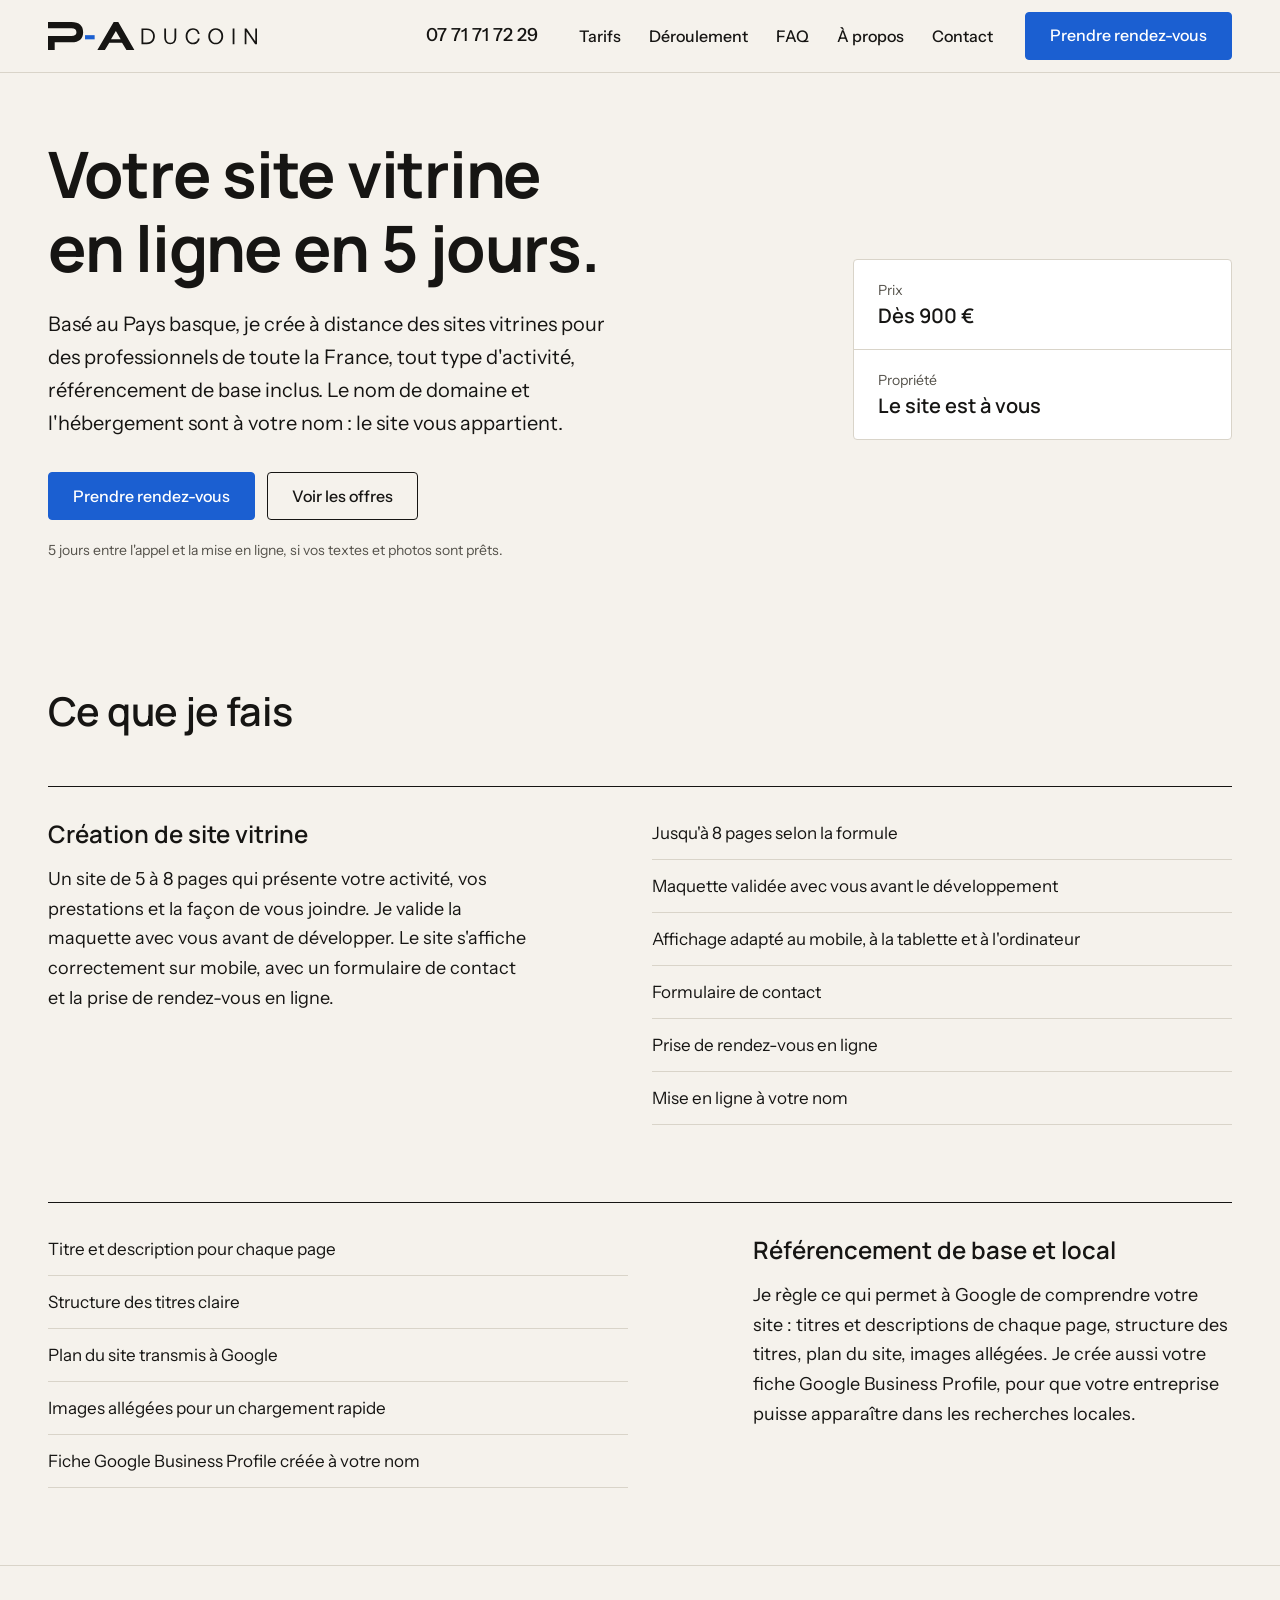
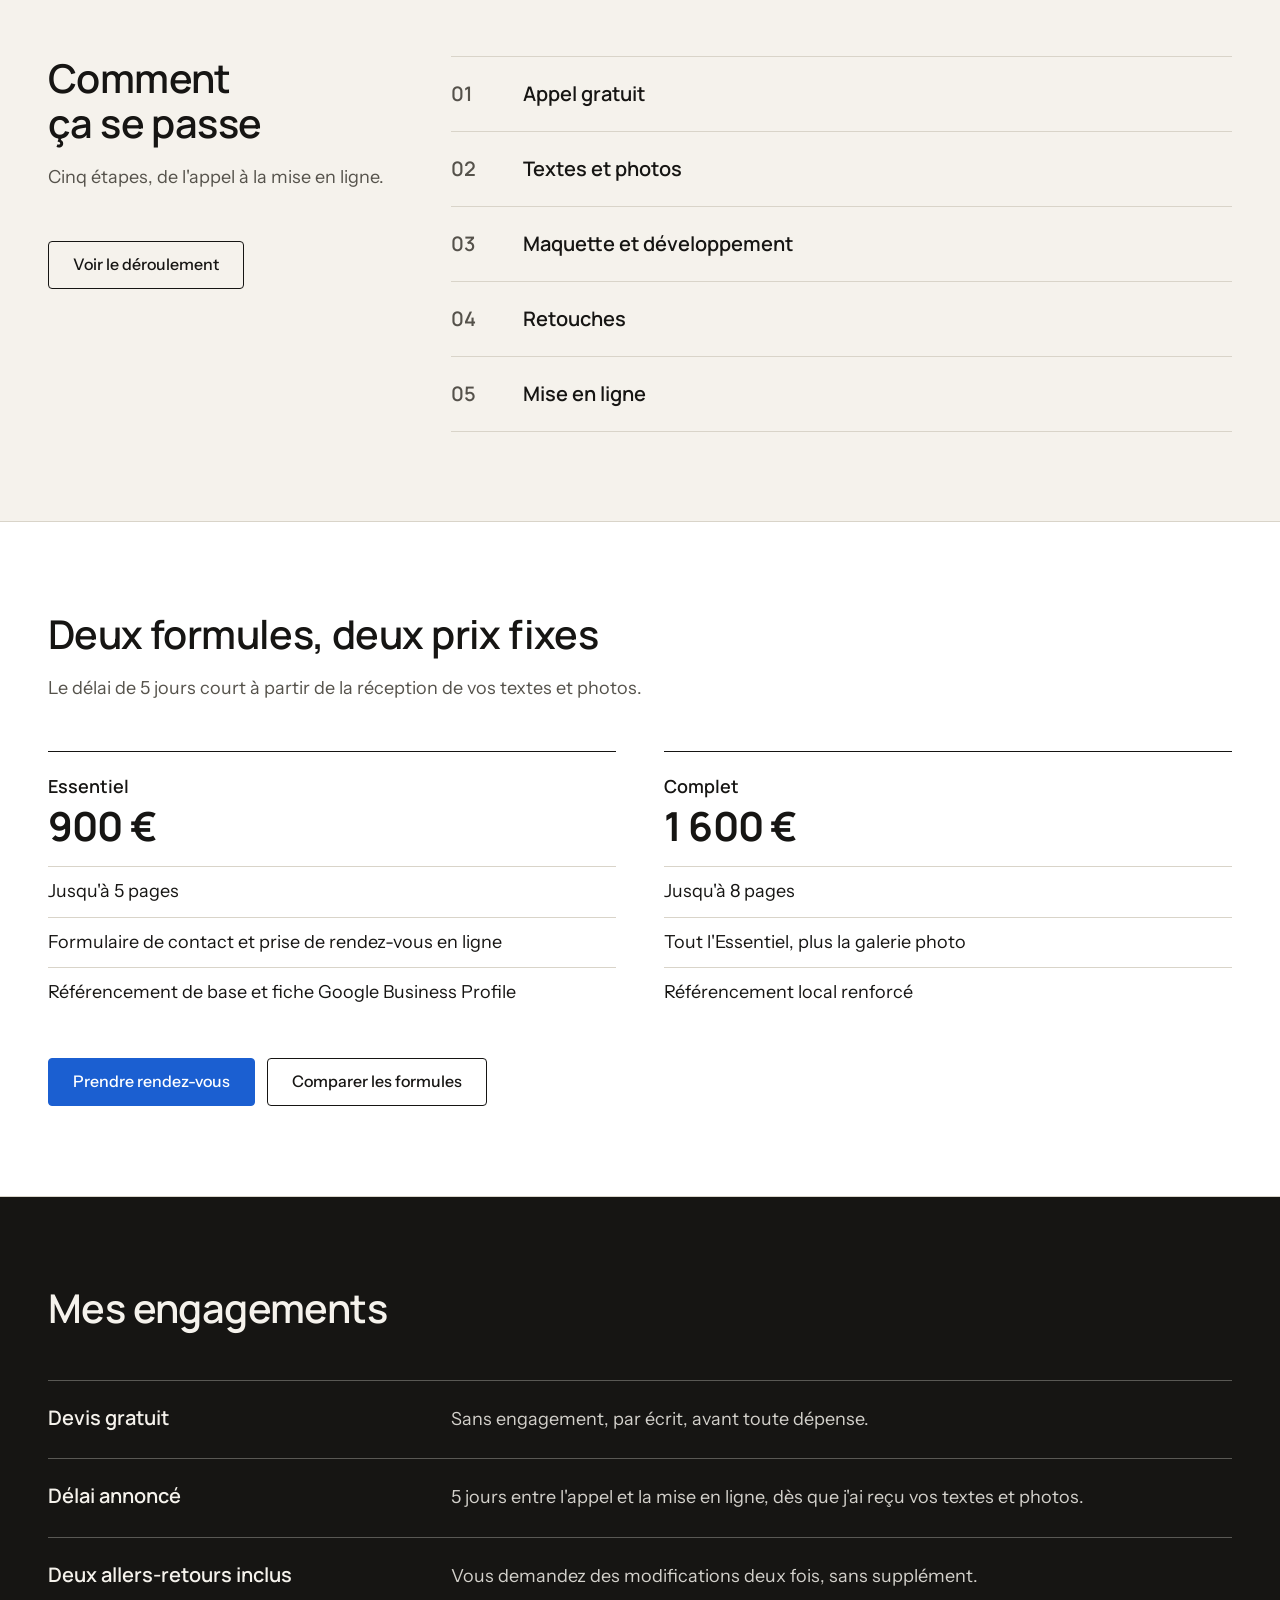
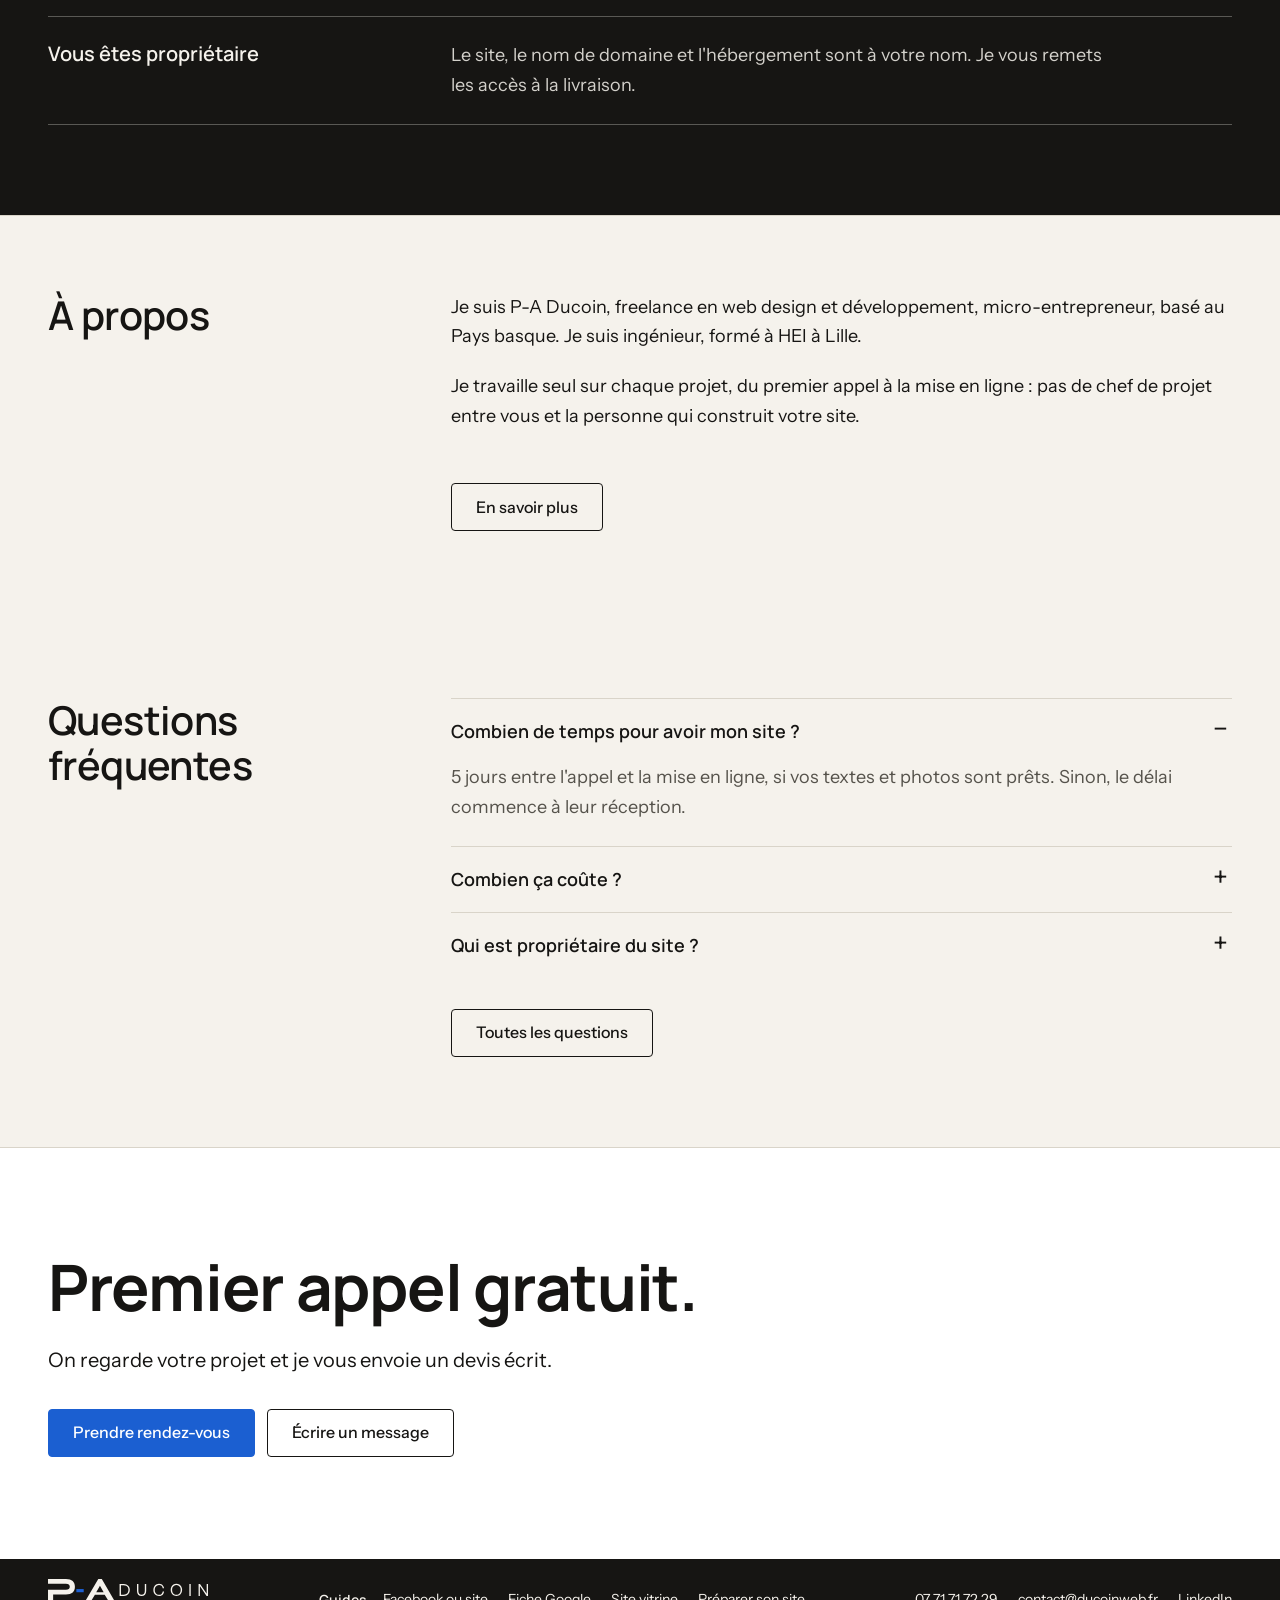
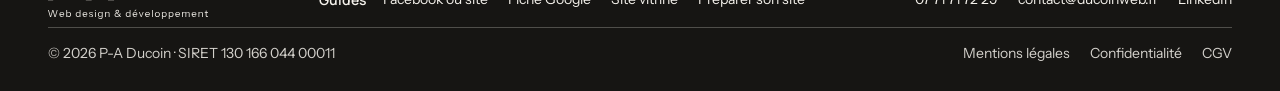
<file: index.html>
<!DOCTYPE html>
<html lang="fr">
<head>
<meta charset="utf-8">
<meta name="viewport" content="width=device-width, initial-scale=1">
<title>P-A Ducoin | Site vitrine au Pays basque en 5 jours</title>
<meta name="description" content="Sites vitrines au Pays basque (64) et partout en France, en ligne en 5 jours, référencement de base inclus, site à votre nom. Dès 900 €.">
<link rel="canonical" href="https://www.ducoinweb.fr/">
<meta property="og:url" content="https://www.ducoinweb.fr/">
<link rel="icon" href="assets/favicon.svg" type="image/svg+xml">
<meta property="og:type" content="website">
<meta property="og:locale" content="fr_FR">
<meta property="og:title" content="P-A Ducoin | Site vitrine au Pays basque en 5 jours">
<meta property="og:description" content="Sites vitrines clés en main, référencement de base inclus, 5 jours entre l'appel et la mise en ligne.">
<meta property="og:image" content="https://www.ducoinweb.fr/assets/og-image.png">
<meta name="twitter:card" content="summary_large_image">
<link rel="preload" href="assets/fonts/manrope-latin-700-normal.woff2" as="font" type="font/woff2" crossorigin>
<link rel="preload" href="assets/fonts/manrope-latin-600-normal.woff2" as="font" type="font/woff2" crossorigin>
<link rel="preload" href="assets/fonts/instrument-sans-latin-400-normal.woff2" as="font" type="font/woff2" crossorigin>
<link rel="preload" href="assets/fonts/instrument-sans-latin-500-normal.woff2" as="font" type="font/woff2" crossorigin>
<link rel="stylesheet" href="css/style.css">
<script type="application/ld+json">
{
"@context": "https://schema.org",
"@type": "ProfessionalService",
"name": "P-A Ducoin",
"url": "https://www.ducoinweb.fr/",
"description": "Création de sites vitrines pour professionnels.",
"telephone": "+33771717229",
"email": "contact@ducoinweb.fr",
"sameAs": ["https://www.linkedin.com/in/pierre-antton-ducoin"],
"areaServed": [
{
"@type": "AdministrativeArea",
"name": "Pyrénées-Atlantiques"
},
{
"@type": "Country",
"name": "France"
}
]
}
</script>
<script>document.documentElement.classList.add('js');</script>
</head>
<body>
<a class="skip-link" href="#main">Aller au contenu</a>
<div class="page-wrapper">
<!-- En-tête -->
<header class="nav_component">
<div class="nav_bar padding-global">
<div class="container-large nav_container">
<a class="nav_logo-link" href="/">
<img class="nav_logo" src="assets/logo-header.svg" alt="P-A Ducoin, retour à l'accueil" width="209" height="28" fetchpriority="high">
</a>
<a class="nav_phone" href="tel:+33771717229" aria-label="Appeler le 07 71 71 72 29">
  <svg class="nav_phone-icon" aria-hidden="true" focusable="false" width="20" height="20" viewBox="0 0 24 24" fill="none" stroke="currentColor" stroke-width="2" stroke-linecap="round" stroke-linejoin="round"><path d="M22 16.92v3a2 2 0 0 1-2.18 2 19.79 19.79 0 0 1-8.63-3.07 19.5 19.5 0 0 1-6-6 19.79 19.79 0 0 1-3.07-8.67A2 2 0 0 1 4.11 2h3a2 2 0 0 1 2 1.72 12.84 12.84 0 0 0 .7 2.81 2 2 0 0 1-.45 2.11L8.09 9.91a16 16 0 0 0 6 6l1.27-1.27a2 2 0 0 1 2.11-.45 12.84 12.84 0 0 0 2.81.7A2 2 0 0 1 22 16.92z"/></svg>
  <span class="nav_phone-text">07 71 71 72 29</span>
</a>
<button class="nav_button" type="button" aria-expanded="false" aria-controls="nav-menu">Menu</button>
<nav class="nav_menu" id="nav-menu" aria-label="Navigation principale">
<ul class="nav_list">
<li><a class="nav_link" href="/tarifs">Tarifs</a></li>
<li><a class="nav_link" href="/deroulement">Déroulement</a></li>
<li><a class="nav_link" href="/faq">FAQ</a></li>
<li><a class="nav_link" href="/a-propos">À propos</a></li>
<li><a class="nav_link" href="/contact">Contact</a></li>
</ul>
<a class="button" href="/contact#rendez-vous">Prendre rendez-vous</a>
</nav>
</div>
</div>
</header>
<main id="main" class="main-wrapper">
<!-- Hero -->
<section id="section_hero" class="section_hero">
<div class="padding-global">
<div class="container-large">
<div class="padding-section-hero">
<div class="hero_layout">
<div class="hero_content">
<h1 class="heading-style-h1">Votre site vitrine en ligne en 5&nbsp;jours.</h1>
<p class="text-size-large max-width-medium">Basé au Pays basque, je crée à distance des sites vitrines pour des professionnels de toute la France, tout type d'activité, référencement de base inclus. Le nom de domaine et l'hébergement sont à votre nom&nbsp;: le site vous appartient.</p>
<div class="button-group">
<a class="button" href="/contact#rendez-vous">Prendre rendez-vous</a>
<a class="button is-secondary" href="#offres">Voir les offres</a>
</div>
<p class="text-size-small text-color-secondary hero_note">5 jours entre l'appel et la mise en ligne, si vos textes et photos sont prêts.</p>
</div>
<dl class="hero_facts">
<div class="hero_fact">
<dt class="text-size-small text-color-secondary">Prix</dt>
<dd class="heading-style-h4">Dès 900&nbsp;€</dd>
</div>
<div class="hero_fact">
<dt class="text-size-small text-color-secondary">Propriété</dt>
<dd class="heading-style-h4">Le site est à vous</dd>
</div>
</dl>
</div>
</div>
</div>
</div>
</section>
<!-- Services -->
<section id="services" class="section_services">
<div class="padding-global">
<div class="container-large">
<div class="padding-section-small">
<h2 class="heading-style-h2">Ce que je fais</h2>
<div class="services_list">
<article class="services_row">
<div class="services_text">
<h3 class="heading-style-h3">Création de site vitrine</h3>
<p class="max-width-text">Un site de 5 à 8 pages qui présente votre activité, vos prestations et la façon de vous joindre. Je valide la maquette avec vous avant de développer. Le site s'affiche correctement sur mobile, avec un formulaire de contact et la prise de rendez-vous en ligne.</p>
</div>
<ul class="services_included">
<li>Jusqu'à 8 pages selon la formule</li>
<li>Maquette validée avec vous avant le développement</li>
<li>Affichage adapté au mobile, à la tablette et à l'ordinateur</li>
<li>Formulaire de contact</li>
<li>Prise de rendez-vous en ligne</li>
<li>Mise en ligne à votre nom</li>
</ul>
</article>
<article class="services_row is-reverse">
<div class="services_text">
<h3 class="heading-style-h3">Référencement de base et local</h3>
<p class="max-width-text">Je règle ce qui permet à Google de comprendre votre site&nbsp;: titres et descriptions de chaque page, structure des titres, plan du site, images allégées. Je crée aussi votre fiche Google Business Profile, pour que votre entreprise puisse apparaître dans les recherches locales.</p>
</div>
<ul class="services_included">
<li>Titre et description pour chaque page</li>
<li>Structure des titres claire</li>
<li>Plan du site transmis à Google</li>
<li>Images allégées pour un chargement rapide</li>
<li>Fiche Google Business Profile créée à votre nom</li>
</ul>
</article>
</div>
</div>
</div>
</div>
</section>
<!-- Process -->
<section id="process" class="section_process">
<div class="padding-global">
<div class="container-large">
<div class="padding-section-medium">
<div class="process_layout">
<div class="process_heading">
<h2 class="heading-style-h2">Comment ça se passe</h2>
<p class="text-color-secondary max-width-small">Cinq étapes, de l'appel à la mise en ligne.</p>
<div class="button-group">
<a class="button is-secondary" href="/deroulement">Voir le déroulement</a>
</div>
</div>
<ol class="process_list">
<li class="process_step">
<h3 class="heading-style-h4">Appel gratuit</h3>
</li>
<li class="process_step">
<h3 class="heading-style-h4">Textes et photos</h3>
</li>
<li class="process_step">
<h3 class="heading-style-h4">Maquette et développement</h3>
</li>
<li class="process_step">
<h3 class="heading-style-h4">Retouches</h3>
</li>
<li class="process_step">
<h3 class="heading-style-h4">Mise en ligne</h3>
</li>
</ol>
</div>
</div>
</div>
</div>
</section>
<!-- Offres -->
<section id="offres" class="section_pricing">
<div class="padding-global">
<div class="container-large">
<div class="padding-section-medium">
<h2 class="heading-style-h2">Deux formules, deux prix fixes</h2>
<p class="text-color-secondary max-width-text pricing_intro">Le délai de 5 jours court à partir de la réception de vos textes et photos.</p>
<div class="pricing_offers">
<div class="pricing_offer">
<h3 class="pricing_plan">Essentiel</h3>
<p class="pricing_price">900&nbsp;€</p>
<ul class="pricing_offer-list">
<li>Jusqu'à 5 pages</li>
<li>Formulaire de contact et prise de rendez-vous en ligne</li>
<li>Référencement de base et fiche Google Business Profile</li>
</ul>
</div>
<div class="pricing_offer">
<h3 class="pricing_plan">Complet</h3>
<p class="pricing_price">1&nbsp;600&nbsp;€</p>
<ul class="pricing_offer-list">
<li>Jusqu'à 8 pages</li>
<li>Tout l'Essentiel, plus la galerie photo</li>
<li>Référencement local renforcé</li>
</ul>
</div>
</div>
<div class="button-group">
<a class="button" href="/contact#rendez-vous">Prendre rendez-vous</a>
<a class="button is-secondary" href="/tarifs">Comparer les formules</a>
</div>
</div>
</div>
</div>
</section>
<!-- Garanties -->
<section id="garanties" class="section_guarantees background-color-dark">
<div class="padding-global">
<div class="container-large">
<div class="padding-section-medium">
<h2 class="heading-style-h2">Mes engagements</h2>
<ul class="guarantees_list">
<li class="guarantees_row">
<h3 class="heading-style-h4">Devis gratuit</h3>
<p>Sans engagement, par écrit, avant toute dépense.</p>
</li>
<li class="guarantees_row">
<h3 class="heading-style-h4">Délai annoncé</h3>
<p>5 jours entre l'appel et la mise en ligne, dès que j'ai reçu vos textes et photos.</p>
</li>
<li class="guarantees_row">
<h3 class="heading-style-h4">Deux allers-retours inclus</h3>
<p>Vous demandez des modifications deux fois, sans supplément.</p>
</li>
<li class="guarantees_row">
<h3 class="heading-style-h4">Vous êtes propriétaire</h3>
<p>Le site, le nom de domaine et l'hébergement sont à votre nom. Je vous remets les accès à la livraison.</p>
</li>
</ul>
</div>
</div>
</div>
</section>
<!-- À propos -->
<section id="a-propos" class="section_about">
<div class="padding-global">
<div class="container-large">
<div class="padding-section-small">
<div class="about_layout">
<h2 class="heading-style-h2">À propos</h2>
<div class="about_content">
<p class="max-width-text">Je suis P-A Ducoin, freelance en web design et développement, micro-entrepreneur, basé au Pays basque. Je suis ingénieur, formé à HEI à Lille.</p>
<p class="max-width-text">Je travaille seul sur chaque projet, du premier appel à la mise en ligne&nbsp;: pas de chef de projet entre vous et la personne qui construit votre site.</p>
<div class="button-group">
<a class="button is-secondary" href="/a-propos">En savoir plus</a>
</div>
</div>
</div>
</div>
</div>
</div>
</section>
<!-- FAQ -->
<section id="faq" class="section_faq">
<div class="padding-global">
<div class="container-large">
<div class="padding-section-medium">
<div class="faq_layout">
<h2 class="heading-style-h2">Questions fréquentes</h2>
<div class="faq_list">
<details class="faq_item" open>
<summary class="faq_question">Combien de temps pour avoir mon site&nbsp;?</summary>
<p class="faq_answer">5 jours entre l'appel et la mise en ligne, si vos textes et photos sont prêts. Sinon, le délai commence à leur réception.</p>
</details>
<details class="faq_item">
<summary class="faq_question">Combien ça coûte&nbsp;?</summary>
<p class="faq_answer">900&nbsp;€ pour la formule Essentiel, 1&nbsp;600&nbsp;€ pour la formule Complet, prix fixes. Le seul frais extérieur est le nom de domaine, environ 10 à 15&nbsp;€ par an.</p>
</details>
<details class="faq_item">
<summary class="faq_question">Qui est propriétaire du site&nbsp;?</summary>
<p class="faq_answer">Vous. Le nom de domaine et l'hébergement sont créés à votre nom, et je vous remets tous les accès.</p>
</details>
<div class="button-group">
<a class="button is-secondary" href="/faq">Toutes les questions</a>
</div>
</div>
</div>
</div>
</div>
</div>
</section>
<!-- CTA final -->
<section id="rendez-vous" class="section_cta background-color-surface">
<div class="padding-global">
<div class="container-large">
<div class="padding-section-large">
<h2 class="heading-style-h1">Premier appel gratuit.</h2>
<p class="text-size-large max-width-medium">On regarde votre projet et je vous envoie un devis écrit.</p>
<div class="button-group">
<a class="button" href="/contact#rendez-vous">Prendre rendez-vous</a>
<a class="button is-secondary" href="/contact#message">Écrire un message</a>
</div>
</div>
</div>
</div>
</section>
</main>
<!-- Pied de page -->
<footer class="footer_component background-color-dark">
  <div class="padding-global">
    <div class="container-large">
      <div class="footer_layout">
        <img class="footer_logo" src="assets/logo-footer.svg" alt="P-A Ducoin, web design et développement" width="160" height="40" loading="lazy" decoding="async">
        <nav class="footer_nav" aria-label="Guides">
          <span class="footer_title">Guides</span>
          <ul class="footer_list">
            <li><a class="footer_link" href="/facebook-ou-site-internet">Facebook ou site</a></li>
            <li><a class="footer_link" href="/fiche-google-business-profile">Fiche Google</a></li>
            <li><a class="footer_link" href="/qu-est-ce-qu-un-site-vitrine">Site vitrine</a></li>
            <li><a class="footer_link" href="/preparer-son-site">Préparer son site</a></li>
          </ul>
        </nav>
        <ul class="footer_list">
          <li><a class="footer_link" href="tel:+33771717229">07 71 71 72 29</a></li>
          <li><a class="footer_link" href="mailto:contact@ducoinweb.fr">contact@ducoinweb.fr</a></li>
          <li><a class="footer_link" href="https://www.linkedin.com/in/pierre-antton-ducoin" rel="noopener">LinkedIn</a></li>
        </ul>
      </div>
      <div class="footer_bottom">
        <p class="text-size-small">© 2026 P-A Ducoin · SIRET 130 166 044 00011</p>
        <nav aria-label="Informations légales">
          <ul class="footer_list">
            <li><a class="footer_link" href="/mentions-legales">Mentions légales</a></li>
            <li><a class="footer_link" href="/confidentialite">Confidentialité</a></li>
            <li><a class="footer_link" href="/cgv">CGV</a></li>
          </ul>
        </nav>
      </div>
    </div>
  </div>
</footer>
</div>
<script src="js/main.js" defer></script>
</body>
</html>
</file>
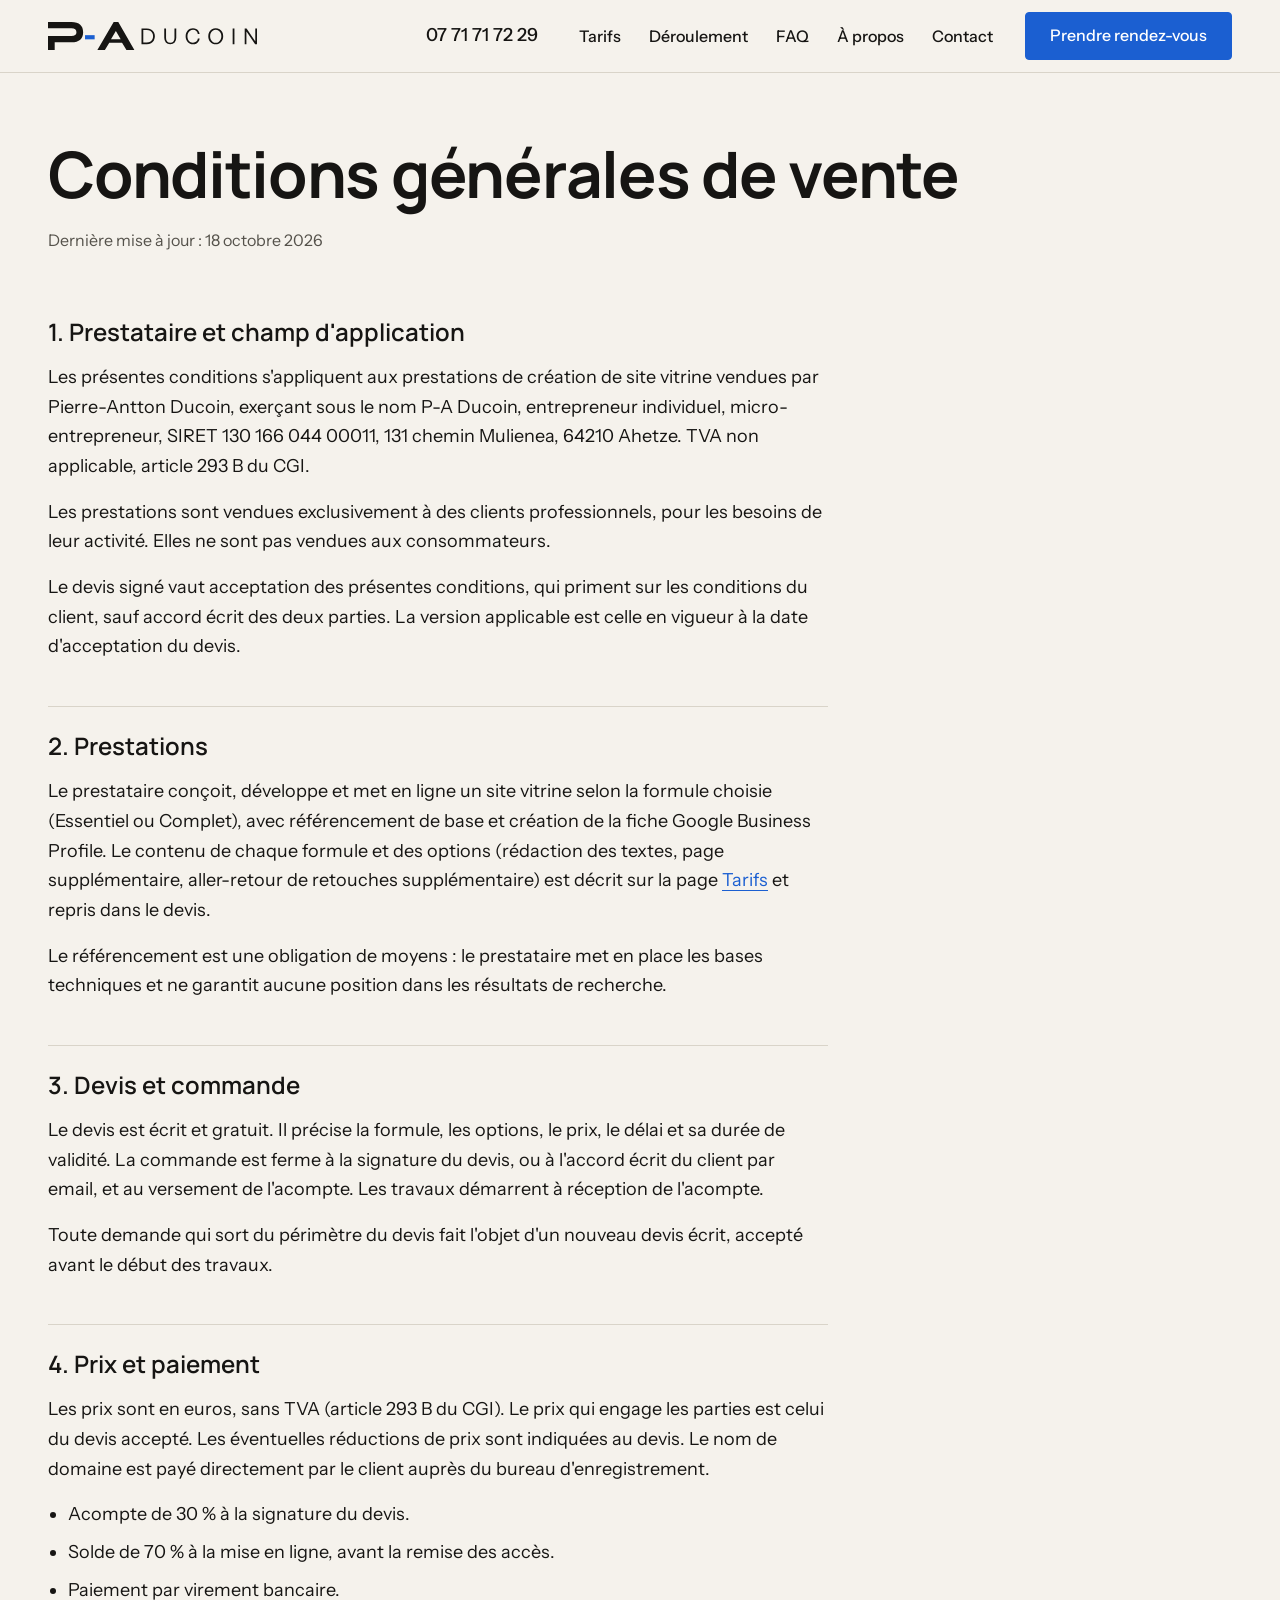
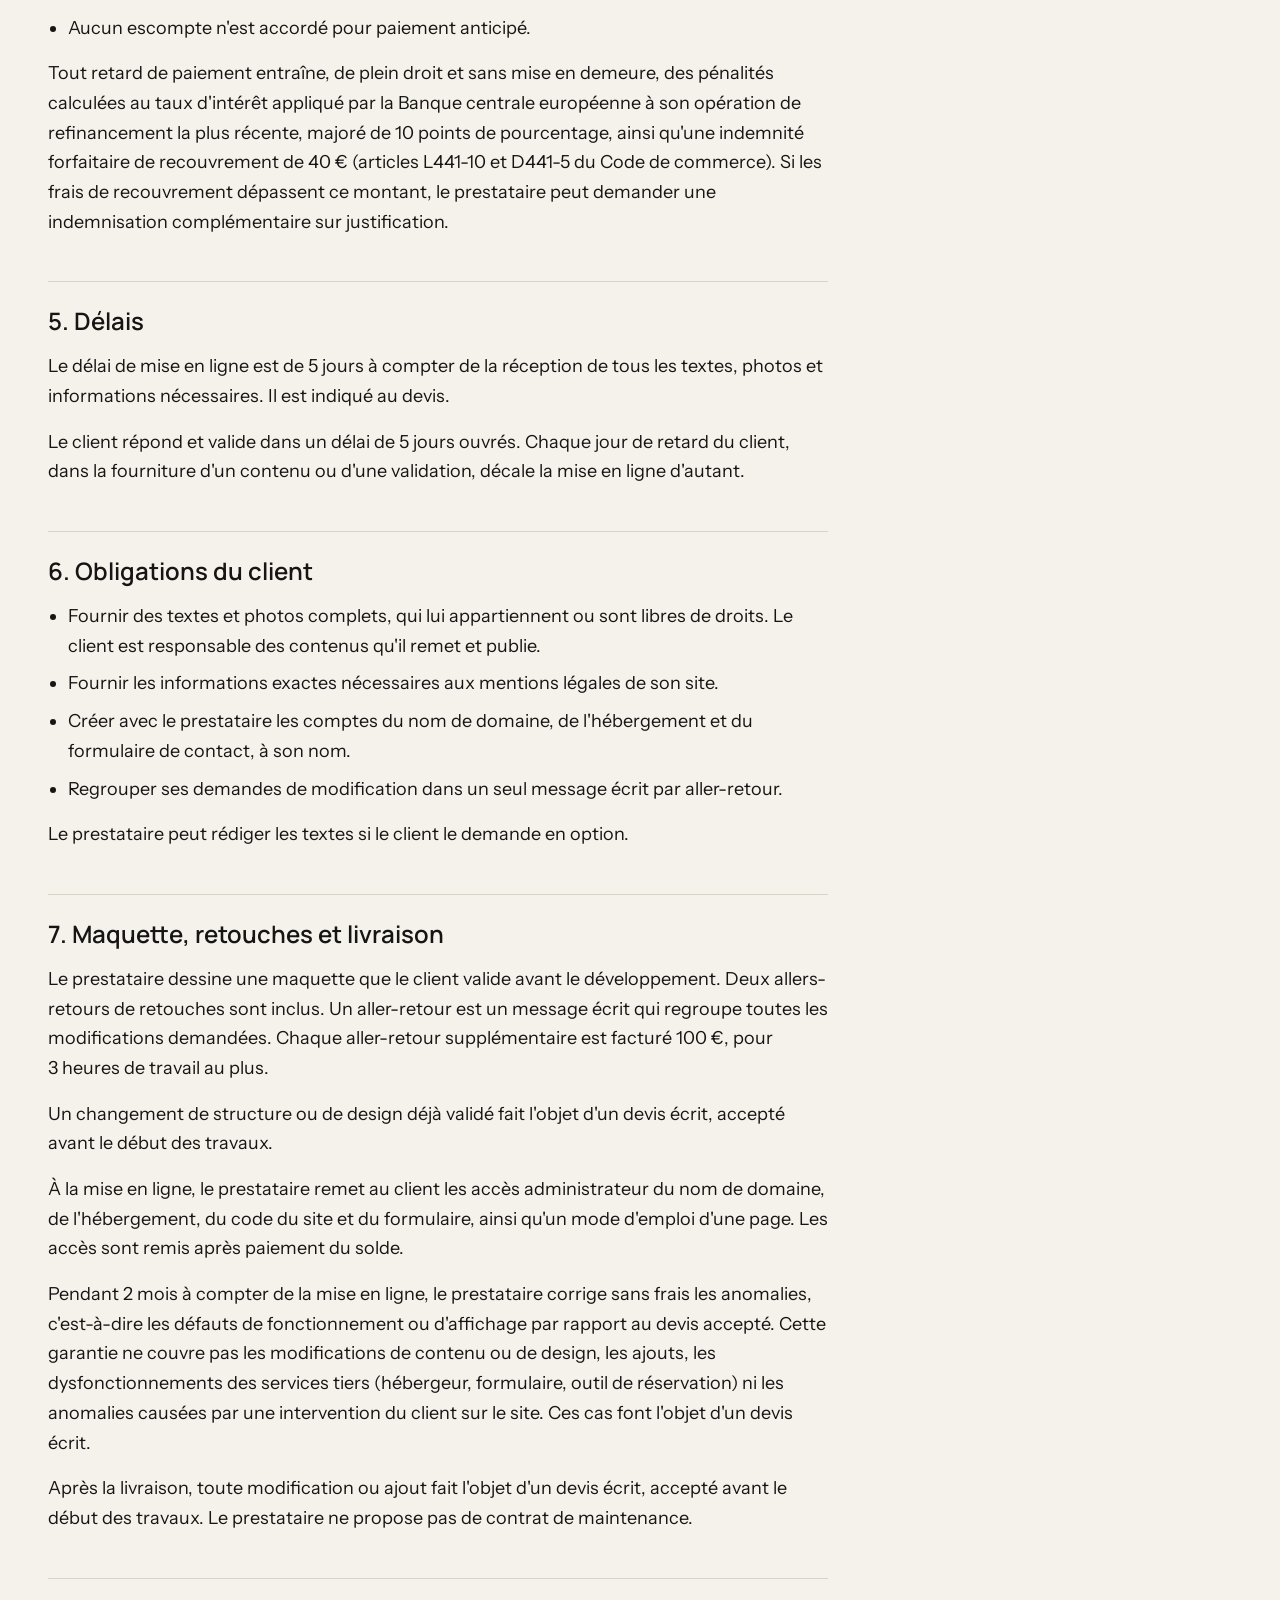
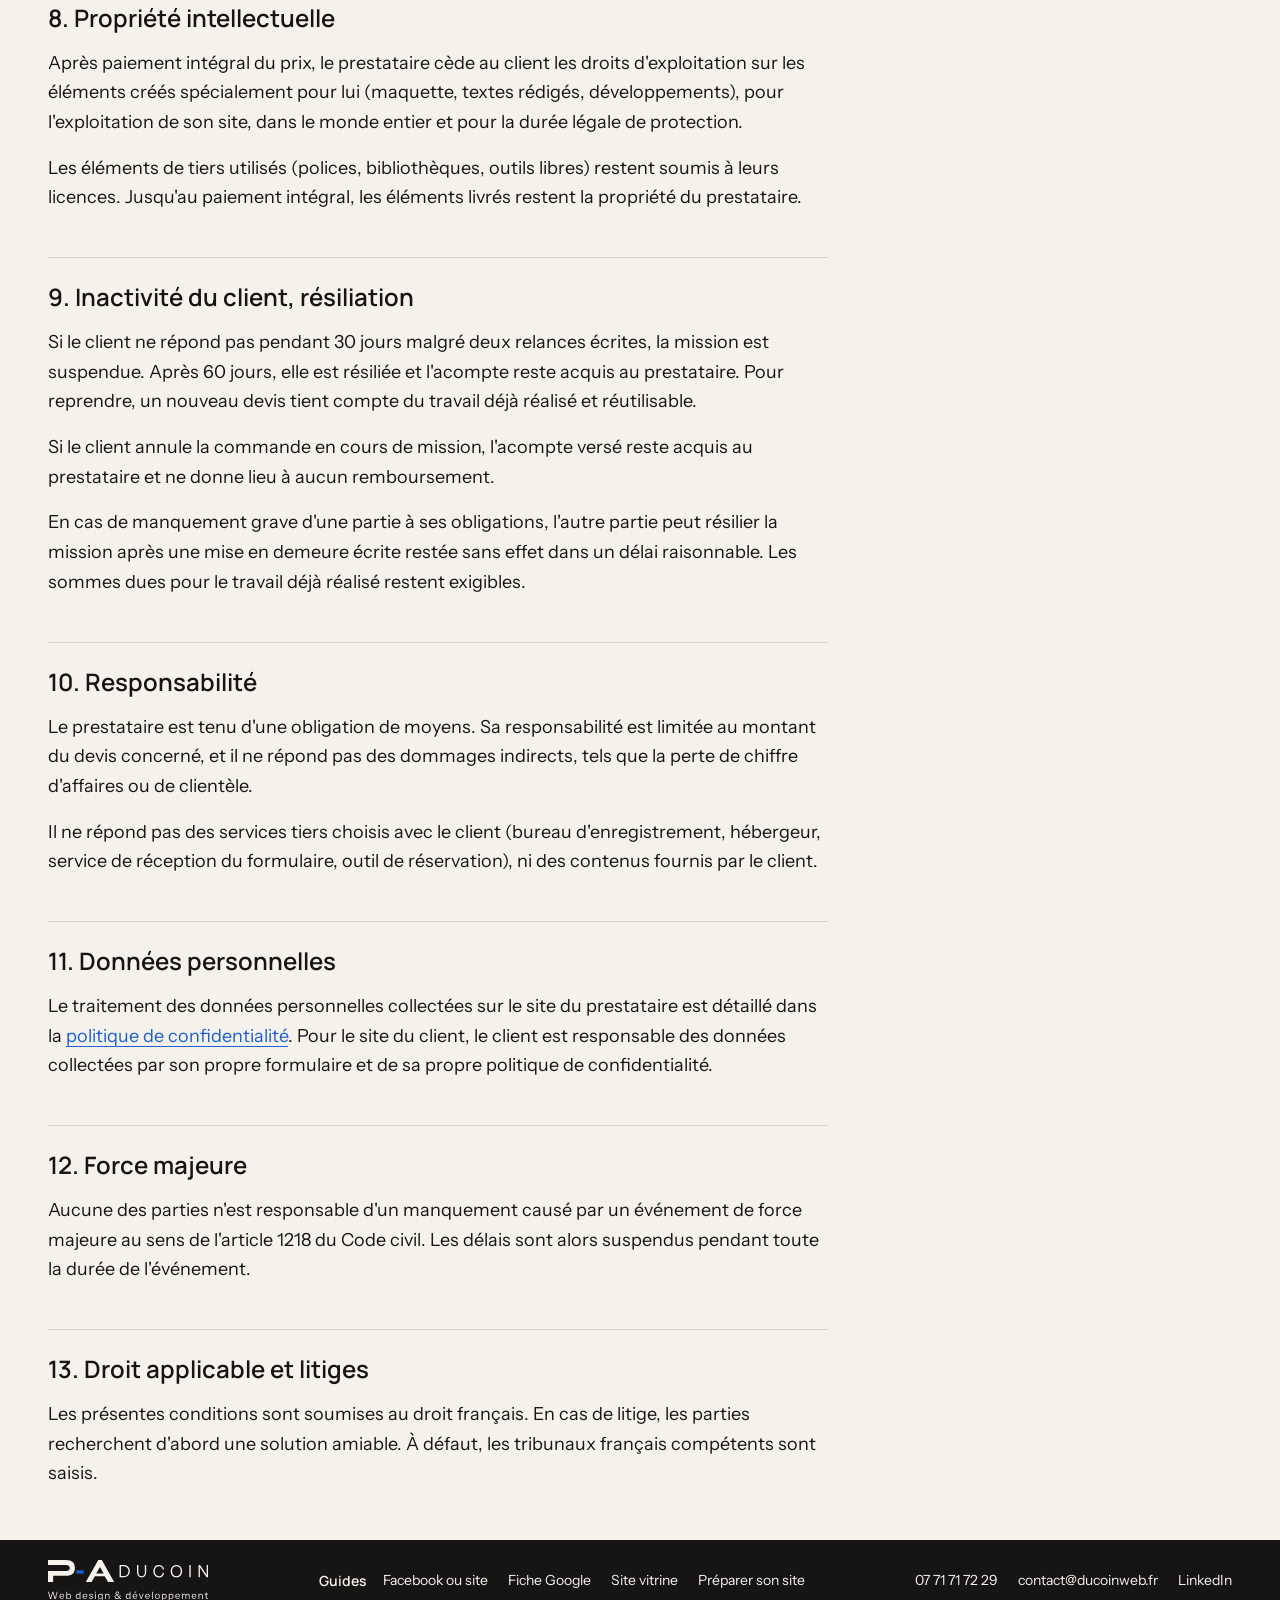
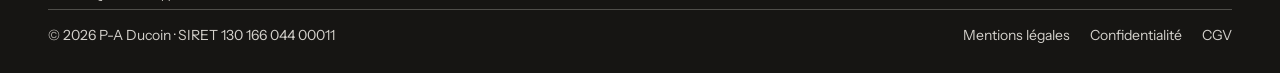
<file: cgv.html>
<!DOCTYPE html>
<html lang="fr">
<head>
  <meta charset="utf-8">
  <meta name="viewport" content="width=device-width, initial-scale=1">
  <title>Conditions générales de vente | P-A Ducoin</title>
  <meta name="description" content="Conditions générales de vente de P-A Ducoin : devis, prix, paiement, délais, retouches, propriété du site et résiliation.">
  <link rel="canonical" href="https://www.ducoinweb.fr/cgv">
  <meta property="og:url" content="https://www.ducoinweb.fr/cgv">
  <meta property="og:type" content="website">
  <meta property="og:locale" content="fr_FR">
  <meta property="og:title" content="Conditions générales de vente | P-A Ducoin">
  <meta property="og:description" content="Devis, prix, paiement, délais, retouches, propriété du site et résiliation.">
  <meta property="og:image" content="https://www.ducoinweb.fr/assets/og-image.png">
  <meta name="twitter:card" content="summary_large_image">
  <link rel="icon" href="assets/favicon.svg" type="image/svg+xml">
  <link rel="preload" href="assets/fonts/manrope-latin-700-normal.woff2" as="font" type="font/woff2" crossorigin>
  <link rel="preload" href="assets/fonts/manrope-latin-600-normal.woff2" as="font" type="font/woff2" crossorigin>
  <link rel="preload" href="assets/fonts/instrument-sans-latin-400-normal.woff2" as="font" type="font/woff2" crossorigin>
  <link rel="preload" href="assets/fonts/instrument-sans-latin-500-normal.woff2" as="font" type="font/woff2" crossorigin>
  <link rel="stylesheet" href="css/style.css">
  <script>document.documentElement.classList.add('js');</script>
</head>
<body>
  <a class="skip-link" href="#main">Aller au contenu</a>

  <div class="page-wrapper">

    <!-- En-tête -->
    <header class="nav_component">
      <div class="nav_bar padding-global">
        <div class="container-large nav_container">
          <a class="nav_logo-link" href="/">
            <img class="nav_logo" src="assets/logo-header.svg" alt="P-A Ducoin, retour à l'accueil" width="209" height="28" fetchpriority="high">
          </a>
          <a class="nav_phone" href="tel:+33771717229" aria-label="Appeler le 07 71 71 72 29">
            <svg class="nav_phone-icon" aria-hidden="true" focusable="false" width="20" height="20" viewBox="0 0 24 24" fill="none" stroke="currentColor" stroke-width="2" stroke-linecap="round" stroke-linejoin="round"><path d="M22 16.92v3a2 2 0 0 1-2.18 2 19.79 19.79 0 0 1-8.63-3.07 19.5 19.5 0 0 1-6-6 19.79 19.79 0 0 1-3.07-8.67A2 2 0 0 1 4.11 2h3a2 2 0 0 1 2 1.72 12.84 12.84 0 0 0 .7 2.81 2 2 0 0 1-.45 2.11L8.09 9.91a16 16 0 0 0 6 6l1.27-1.27a2 2 0 0 1 2.11-.45 12.84 12.84 0 0 0 2.81.7A2 2 0 0 1 22 16.92z"/></svg>
            <span class="nav_phone-text">07 71 71 72 29</span>
          </a>
          <button class="nav_button" type="button" aria-expanded="false" aria-controls="nav-menu">Menu</button>
          <nav class="nav_menu" id="nav-menu" aria-label="Navigation principale">
            <ul class="nav_list">
              <li><a class="nav_link" href="/tarifs">Tarifs</a></li>
              <li><a class="nav_link" href="/deroulement">Déroulement</a></li>
              <li><a class="nav_link" href="/faq">FAQ</a></li>
              <li><a class="nav_link" href="/a-propos">À propos</a></li>
              <li><a class="nav_link" href="/contact">Contact</a></li>
            </ul>
            <a class="button" href="/contact#rendez-vous">Prendre rendez-vous</a>
          </nav>
        </div>
      </div>
    </header>

    <main id="main" class="main-wrapper">
      <section class="section_legal">
        <div class="padding-global">
          <div class="container-large">
            <div class="padding-section-hero">
              <h1 class="heading-style-h1">Conditions générales de vente</h1>
              <p class="text-color-secondary legal_updated">Dernière mise à jour : 18 octobre 2026</p>

              <div class="legal_content">

                <h2 class="heading-style-h3">1. Prestataire et champ d'application</h2>
                <p>Les présentes conditions s'appliquent aux prestations de création de site vitrine vendues par Pierre-Antton Ducoin, exerçant sous le nom P-A Ducoin, entrepreneur individuel, micro-entrepreneur, SIRET 130 166 044 00011, 131 chemin Mulienea, 64210 Ahetze. TVA non applicable, article 293 B du CGI.</p>
                <p>Les prestations sont vendues exclusivement à des clients professionnels, pour les besoins de leur activité. Elles ne sont pas vendues aux consommateurs.</p>
                <p>Le devis signé vaut acceptation des présentes conditions, qui priment sur les conditions du client, sauf accord écrit des deux parties. La version applicable est celle en vigueur à la date d'acceptation du devis.</p>

                <h2 class="heading-style-h3">2. Prestations</h2>
                <p>Le prestataire conçoit, développe et met en ligne un site vitrine selon la formule choisie (Essentiel ou Complet), avec référencement de base et création de la fiche Google Business Profile. Le contenu de chaque formule et des options (rédaction des textes, page supplémentaire, aller-retour de retouches supplémentaire) est décrit sur la page <a class="text-link" href="/tarifs">Tarifs</a> et repris dans le devis.</p>
                <p>Le référencement est une obligation de moyens : le prestataire met en place les bases techniques et ne garantit aucune position dans les résultats de recherche.</p>

                <h2 class="heading-style-h3">3. Devis et commande</h2>
                <p>Le devis est écrit et gratuit. Il précise la formule, les options, le prix, le délai et sa durée de validité. La commande est ferme à la signature du devis, ou à l'accord écrit du client par email, et au versement de l'acompte. Les travaux démarrent à réception de l'acompte.</p>
                <p>Toute demande qui sort du périmètre du devis fait l'objet d'un nouveau devis écrit, accepté avant le début des travaux.</p>

                <h2 class="heading-style-h3">4. Prix et paiement</h2>
                <p>Les prix sont en euros, sans TVA (article 293 B du CGI). Le prix qui engage les parties est celui du devis accepté. Les éventuelles réductions de prix sont indiquées au devis. Le nom de domaine est payé directement par le client auprès du bureau d'enregistrement.</p>
                <ul class="legal_list">
                  <li>Acompte de 30&nbsp;% à la signature du devis.</li>
                  <li>Solde de 70&nbsp;% à la mise en ligne, avant la remise des accès.</li>
                  <li>Paiement par virement bancaire.</li>
                  <li>Aucun escompte n'est accordé pour paiement anticipé.</li>
                </ul>
                <p>Tout retard de paiement entraîne, de plein droit et sans mise en demeure, des pénalités calculées au taux d'intérêt appliqué par la Banque centrale européenne à son opération de refinancement la plus récente, majoré de 10 points de pourcentage, ainsi qu'une indemnité forfaitaire de recouvrement de 40&nbsp;€ (articles L441-10 et D441-5 du Code de commerce). Si les frais de recouvrement dépassent ce montant, le prestataire peut demander une indemnisation complémentaire sur justification.</p>

                <h2 class="heading-style-h3">5. Délais</h2>
                <p>Le délai de mise en ligne est de 5&nbsp;jours à compter de la réception de tous les textes, photos et informations nécessaires. Il est indiqué au devis.</p>
                <p>Le client répond et valide dans un délai de 5&nbsp;jours ouvrés. Chaque jour de retard du client, dans la fourniture d'un contenu ou d'une validation, décale la mise en ligne d'autant.</p>

                <h2 class="heading-style-h3">6. Obligations du client</h2>
                <ul class="legal_list">
                  <li>Fournir des textes et photos complets, qui lui appartiennent ou sont libres de droits. Le client est responsable des contenus qu'il remet et publie.</li>
                  <li>Fournir les informations exactes nécessaires aux mentions légales de son site.</li>
                  <li>Créer avec le prestataire les comptes du nom de domaine, de l'hébergement et du formulaire de contact, à son nom.</li>
                  <li>Regrouper ses demandes de modification dans un seul message écrit par aller-retour.</li>
                </ul>
                <p>Le prestataire peut rédiger les textes si le client le demande en option.</p>

                <h2 class="heading-style-h3">7. Maquette, retouches et livraison</h2>
                <p>Le prestataire dessine une maquette que le client valide avant le développement. Deux allers-retours de retouches sont inclus. Un aller-retour est un message écrit qui regroupe toutes les modifications demandées. Chaque aller-retour supplémentaire est facturé 100&nbsp;€, pour 3&nbsp;heures de travail au plus.</p>
                <p>Un changement de structure ou de design déjà validé fait l'objet d'un devis écrit, accepté avant le début des travaux.</p>
                <p>À la mise en ligne, le prestataire remet au client les accès administrateur du nom de domaine, de l'hébergement, du code du site et du formulaire, ainsi qu'un mode d'emploi d'une page. Les accès sont remis après paiement du solde.</p>
                <p>Pendant 2&nbsp;mois à compter de la mise en ligne, le prestataire corrige sans frais les anomalies, c'est-à-dire les défauts de fonctionnement ou d'affichage par rapport au devis accepté. Cette garantie ne couvre pas les modifications de contenu ou de design, les ajouts, les dysfonctionnements des services tiers (hébergeur, formulaire, outil de réservation) ni les anomalies causées par une intervention du client sur le site. Ces cas font l'objet d'un devis écrit.</p>
                <p>Après la livraison, toute modification ou ajout fait l'objet d'un devis écrit, accepté avant le début des travaux. Le prestataire ne propose pas de contrat de maintenance.</p>

                <h2 class="heading-style-h3">8. Propriété intellectuelle</h2>
                <p>Après paiement intégral du prix, le prestataire cède au client les droits d'exploitation sur les éléments créés spécialement pour lui (maquette, textes rédigés, développements), pour l'exploitation de son site, dans le monde entier et pour la durée légale de protection.</p>
                <p>Les éléments de tiers utilisés (polices, bibliothèques, outils libres) restent soumis à leurs licences. Jusqu'au paiement intégral, les éléments livrés restent la propriété du prestataire.</p>

                <h2 class="heading-style-h3">9. Inactivité du client, résiliation</h2>
                <p>Si le client ne répond pas pendant 30&nbsp;jours malgré deux relances écrites, la mission est suspendue. Après 60&nbsp;jours, elle est résiliée et l'acompte reste acquis au prestataire. Pour reprendre, un nouveau devis tient compte du travail déjà réalisé et réutilisable.</p>
                <p>Si le client annule la commande en cours de mission, l'acompte versé reste acquis au prestataire et ne donne lieu à aucun remboursement.</p>
                <p>En cas de manquement grave d'une partie à ses obligations, l'autre partie peut résilier la mission après une mise en demeure écrite restée sans effet dans un délai raisonnable. Les sommes dues pour le travail déjà réalisé restent exigibles.</p>

                <h2 class="heading-style-h3">10. Responsabilité</h2>
                <p>Le prestataire est tenu d'une obligation de moyens. Sa responsabilité est limitée au montant du devis concerné, et il ne répond pas des dommages indirects, tels que la perte de chiffre d'affaires ou de clientèle.</p>
                <p>Il ne répond pas des services tiers choisis avec le client (bureau d'enregistrement, hébergeur, service de réception du formulaire, outil de réservation), ni des contenus fournis par le client.</p>

                <h2 class="heading-style-h3">11. Données personnelles</h2>
                <p>Le traitement des données personnelles collectées sur le site du prestataire est détaillé dans la <a class="text-link" href="/confidentialite">politique de confidentialité</a>. Pour le site du client, le client est responsable des données collectées par son propre formulaire et de sa propre politique de confidentialité.</p>

                <h2 class="heading-style-h3">12. Force majeure</h2>
                <p>Aucune des parties n'est responsable d'un manquement causé par un événement de force majeure au sens de l'article 1218 du Code civil. Les délais sont alors suspendus pendant toute la durée de l'événement.</p>

                <h2 class="heading-style-h3">13. Droit applicable et litiges</h2>
                <p>Les présentes conditions sont soumises au droit français. En cas de litige, les parties recherchent d'abord une solution amiable. À défaut, les tribunaux français compétents sont saisis.</p>

              </div>
            </div>
          </div>
        </div>
      </section>
    </main>

    <!-- Pied de page -->
    <footer class="footer_component background-color-dark">
      <div class="padding-global">
        <div class="container-large">
          <div class="footer_layout">
            <img class="footer_logo" src="assets/logo-footer.svg" alt="P-A Ducoin, web design et développement" width="160" height="40" loading="lazy" decoding="async">
            <nav class="footer_nav" aria-label="Guides">
              <span class="footer_title">Guides</span>
              <ul class="footer_list">
                <li><a class="footer_link" href="/facebook-ou-site-internet">Facebook ou site</a></li>
                <li><a class="footer_link" href="/fiche-google-business-profile">Fiche Google</a></li>
                <li><a class="footer_link" href="/qu-est-ce-qu-un-site-vitrine">Site vitrine</a></li>
                <li><a class="footer_link" href="/preparer-son-site">Préparer son site</a></li>
              </ul>
            </nav>
            <ul class="footer_list">
              <li><a class="footer_link" href="tel:+33771717229">07 71 71 72 29</a></li>
              <li><a class="footer_link" href="mailto:contact@ducoinweb.fr">contact@ducoinweb.fr</a></li>
              <li><a class="footer_link" href="https://www.linkedin.com/in/pierre-antton-ducoin" rel="noopener">LinkedIn</a></li>
            </ul>
          </div>
          <div class="footer_bottom">
            <p class="text-size-small">© 2026 P-A Ducoin · SIRET 130 166 044 00011</p>
            <nav aria-label="Informations légales">
              <ul class="footer_list">
                <li><a class="footer_link" href="/mentions-legales">Mentions légales</a></li>
                <li><a class="footer_link" href="/confidentialite">Confidentialité</a></li>
                <li><a class="footer_link" href="/cgv">CGV</a></li>
              </ul>
            </nav>
          </div>
        </div>
      </div>
    </footer>

  </div>

  <script src="js/main.js" defer></script>
</body>
</html>
</file>
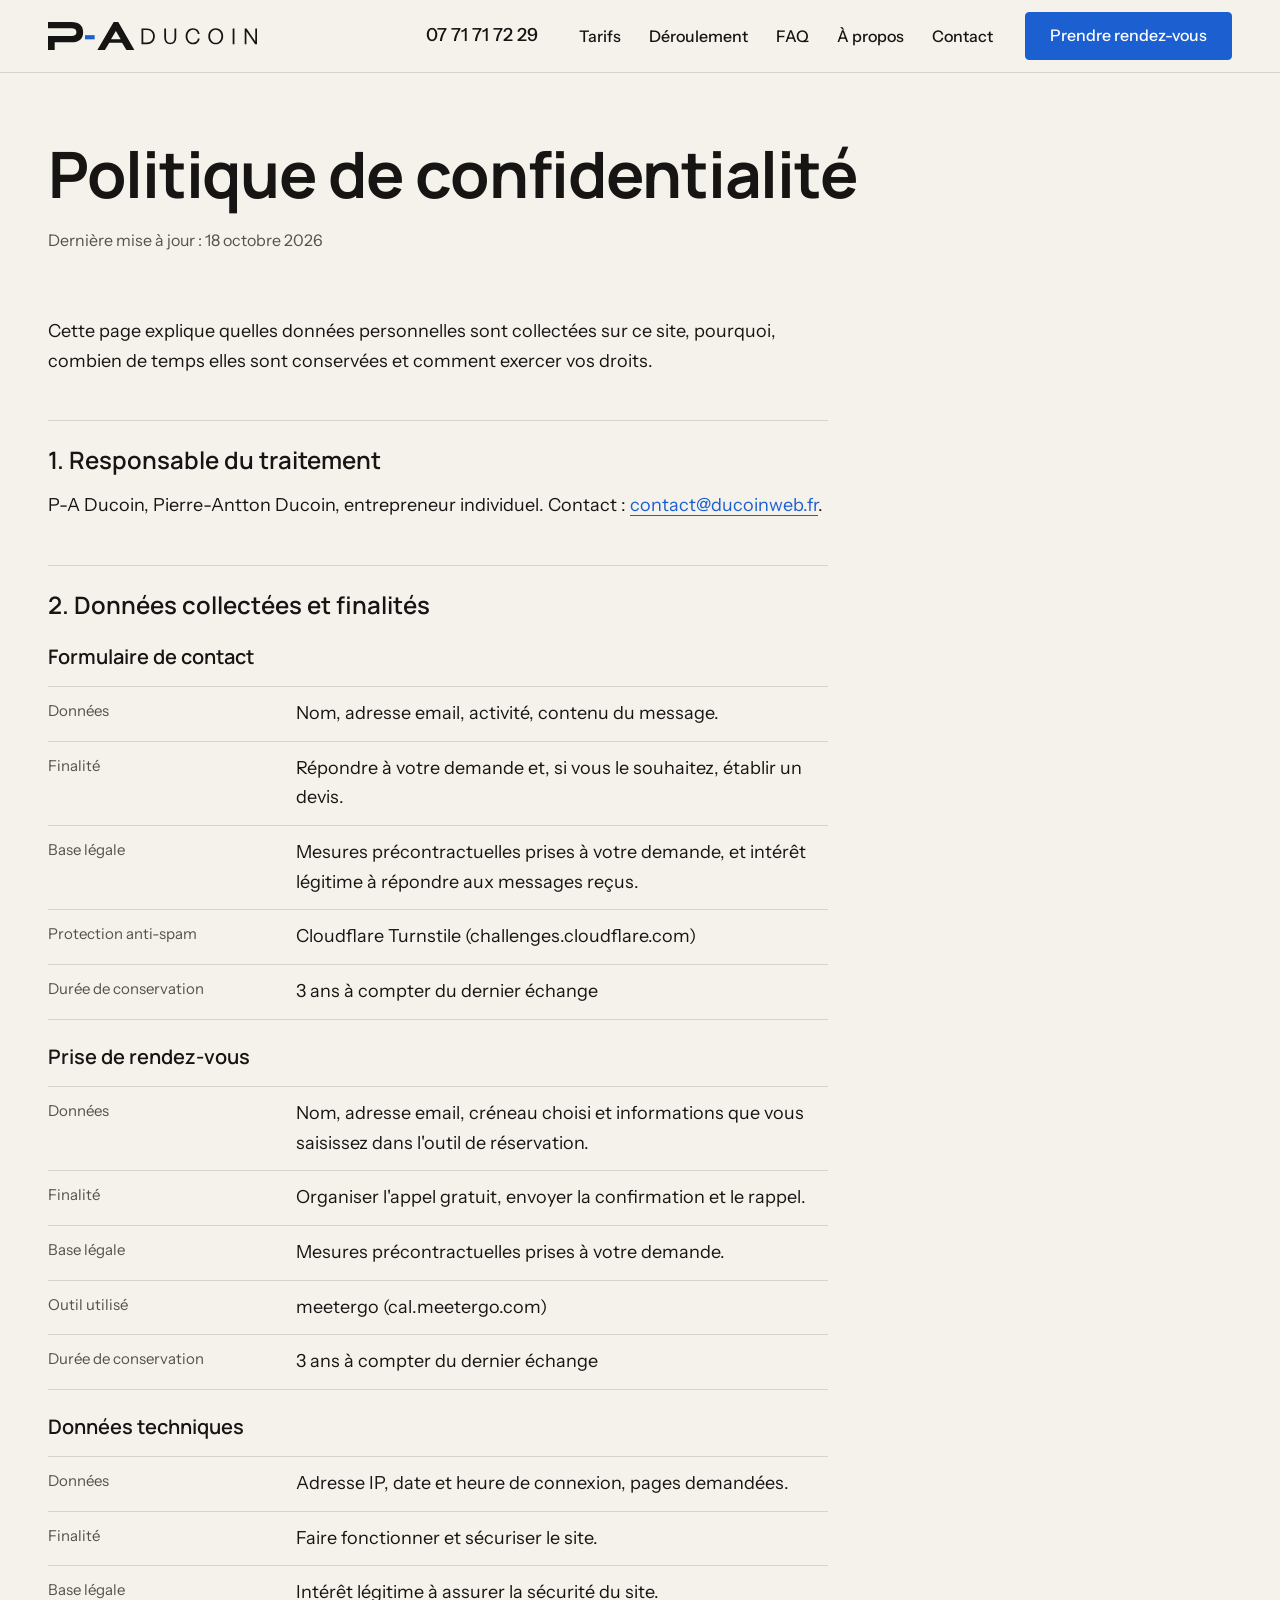
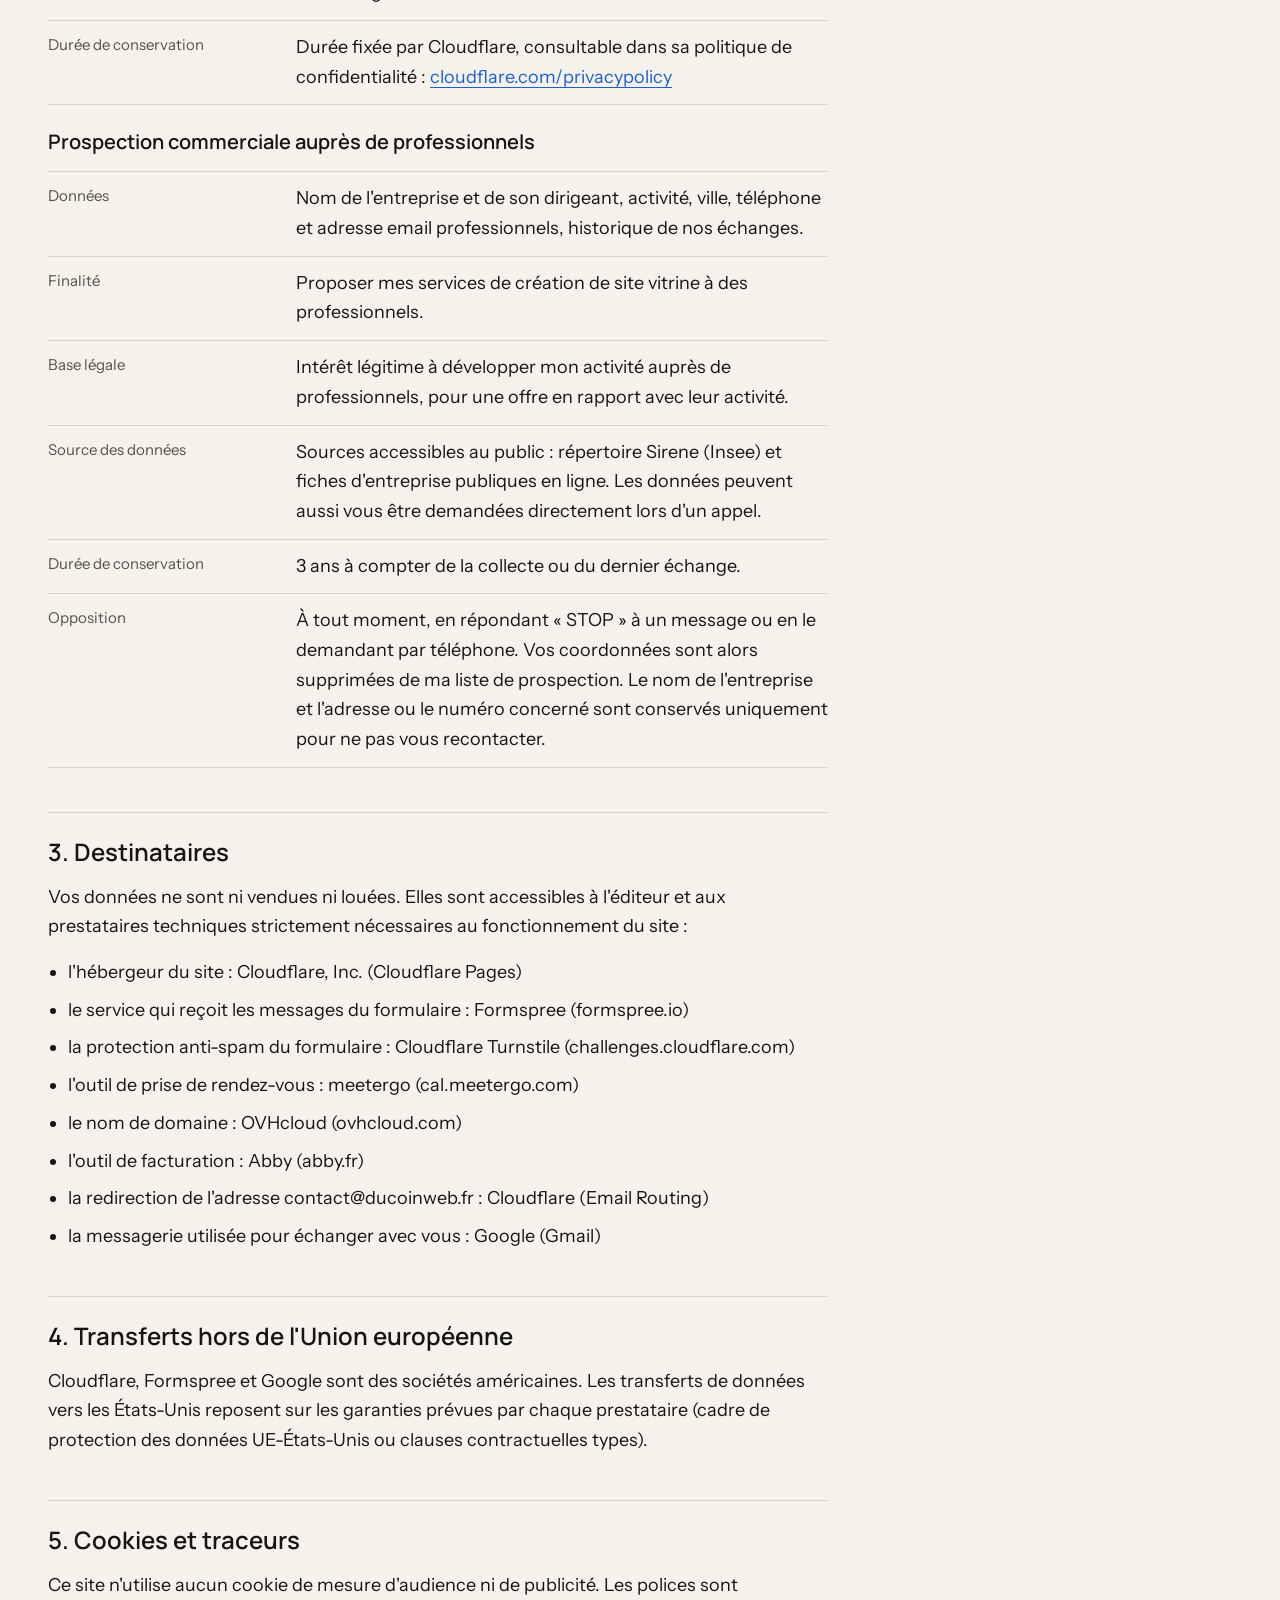
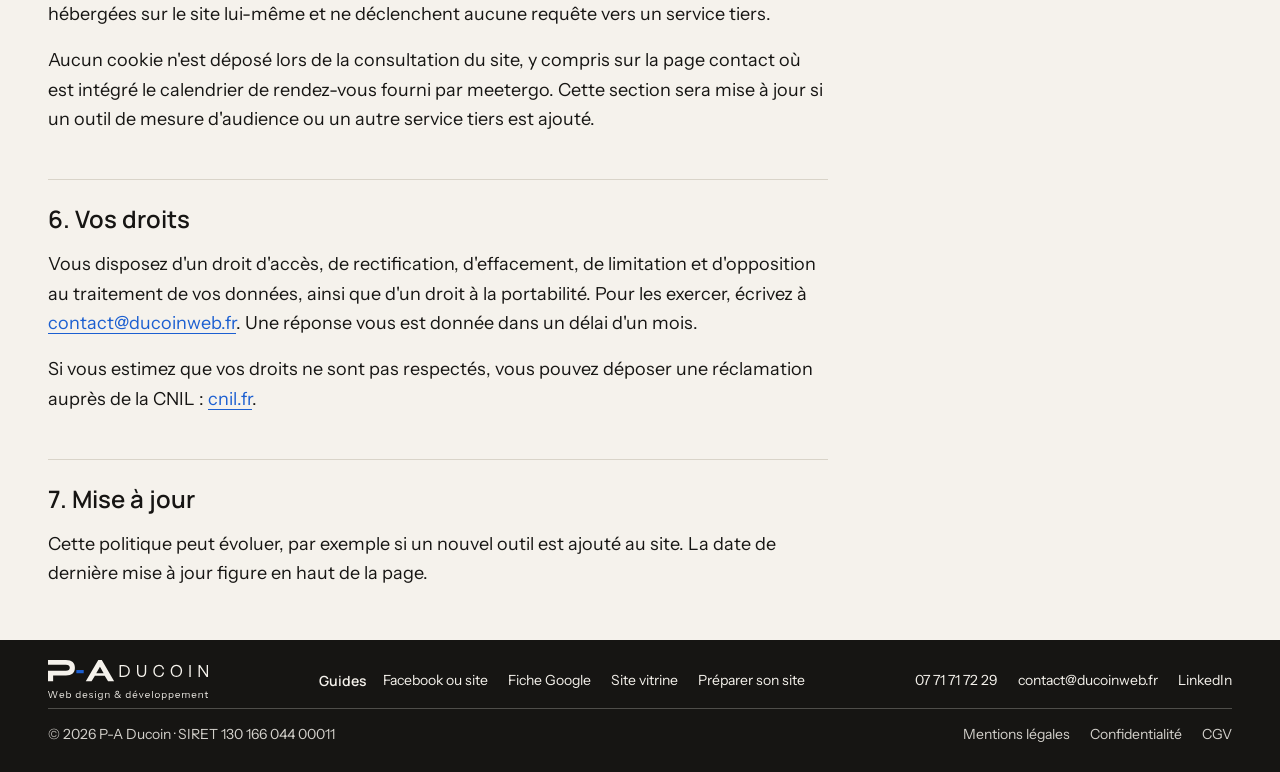
<file: confidentialite.html>
<!DOCTYPE html>
<html lang="fr">
<head>
  <meta charset="utf-8">
  <meta name="viewport" content="width=device-width, initial-scale=1">
  <title>Politique de confidentialité | P-A Ducoin</title>
  <meta name="description" content="Données collectées, finalités, durées de conservation et droits des personnes sur le site de P-A Ducoin.">
  <link rel="canonical" href="https://www.ducoinweb.fr/confidentialite">
  <meta property="og:url" content="https://www.ducoinweb.fr/confidentialite">
  <meta property="og:type" content="website">
  <meta property="og:locale" content="fr_FR">
  <meta property="og:title" content="Politique de confidentialité | P-A Ducoin">
  <meta property="og:description" content="Données collectées, finalités, durées de conservation et droits des personnes sur le site de P-A Ducoin.">
  <meta property="og:image" content="https://www.ducoinweb.fr/assets/og-image.png">
  <meta name="twitter:card" content="summary_large_image">
  <link rel="icon" href="assets/favicon.svg" type="image/svg+xml">
  <link rel="preload" href="assets/fonts/manrope-latin-700-normal.woff2" as="font" type="font/woff2" crossorigin>
  <link rel="preload" href="assets/fonts/manrope-latin-600-normal.woff2" as="font" type="font/woff2" crossorigin>
  <link rel="preload" href="assets/fonts/instrument-sans-latin-400-normal.woff2" as="font" type="font/woff2" crossorigin>
  <link rel="preload" href="assets/fonts/instrument-sans-latin-500-normal.woff2" as="font" type="font/woff2" crossorigin>
  <link rel="stylesheet" href="css/style.css">
  <script>document.documentElement.classList.add('js');</script>
</head>
<body>
  <a class="skip-link" href="#main">Aller au contenu</a>

  <div class="page-wrapper">

    <!-- En-tête -->
    <header class="nav_component">
      <div class="nav_bar padding-global">
        <div class="container-large nav_container">
          <a class="nav_logo-link" href="/">
            <img class="nav_logo" src="assets/logo-header.svg" alt="P-A Ducoin, retour à l'accueil" width="209" height="28" fetchpriority="high">
          </a>
          <a class="nav_phone" href="tel:+33771717229" aria-label="Appeler le 07 71 71 72 29">
            <svg class="nav_phone-icon" aria-hidden="true" focusable="false" width="20" height="20" viewBox="0 0 24 24" fill="none" stroke="currentColor" stroke-width="2" stroke-linecap="round" stroke-linejoin="round"><path d="M22 16.92v3a2 2 0 0 1-2.18 2 19.79 19.79 0 0 1-8.63-3.07 19.5 19.5 0 0 1-6-6 19.79 19.79 0 0 1-3.07-8.67A2 2 0 0 1 4.11 2h3a2 2 0 0 1 2 1.72 12.84 12.84 0 0 0 .7 2.81 2 2 0 0 1-.45 2.11L8.09 9.91a16 16 0 0 0 6 6l1.27-1.27a2 2 0 0 1 2.11-.45 12.84 12.84 0 0 0 2.81.7A2 2 0 0 1 22 16.92z"/></svg>
            <span class="nav_phone-text">07 71 71 72 29</span>
          </a>
          <button class="nav_button" type="button" aria-expanded="false" aria-controls="nav-menu">Menu</button>
          <nav class="nav_menu" id="nav-menu" aria-label="Navigation principale">
            <ul class="nav_list">
              <li><a class="nav_link" href="/tarifs">Tarifs</a></li>
              <li><a class="nav_link" href="/deroulement">Déroulement</a></li>
              <li><a class="nav_link" href="/faq">FAQ</a></li>
              <li><a class="nav_link" href="/a-propos">À propos</a></li>
              <li><a class="nav_link" href="/contact">Contact</a></li>
            </ul>
            <a class="button" href="/contact#rendez-vous">Prendre rendez-vous</a>
          </nav>
        </div>
      </div>
    </header>

    <main id="main" class="main-wrapper">
      <section class="section_legal">
        <div class="padding-global">
          <div class="container-large">
            <div class="padding-section-hero">
              <h1 class="heading-style-h1">Politique de confidentialité</h1>
              <p class="text-color-secondary legal_updated">Dernière mise à jour : 18 octobre 2026</p>

              <div class="legal_content">

                <p>Cette page explique quelles données personnelles sont collectées sur ce site, pourquoi, combien de temps elles sont conservées et comment exercer vos droits.</p>

                <h2 class="heading-style-h3">1. Responsable du traitement</h2>
                <p>P-A Ducoin, Pierre-Antton Ducoin, entrepreneur individuel. Contact : <a class="text-link" href="mailto:contact@ducoinweb.fr">contact@ducoinweb.fr</a>.</p>

                <h2 class="heading-style-h3">2. Données collectées et finalités</h2>

                <h3 class="heading-style-h4">Formulaire de contact</h3>
                <dl class="legal_info">
                  <div><dt>Données</dt><dd>Nom, adresse email, activité, contenu du message.</dd></div>
                  <div><dt>Finalité</dt><dd>Répondre à votre demande et, si vous le souhaitez, établir un devis.</dd></div>
                  <div><dt>Base légale</dt><dd>Mesures précontractuelles prises à votre demande, et intérêt légitime à répondre aux messages reçus.</dd></div>
                  <div><dt>Protection anti-spam</dt><dd>Cloudflare Turnstile (challenges.cloudflare.com)</dd></div>
                  <div><dt>Durée de conservation</dt><dd>3 ans à compter du dernier échange</dd></div>
                </dl>

                <h3 class="heading-style-h4">Prise de rendez-vous</h3>
                <dl class="legal_info">
                  <div><dt>Données</dt><dd>Nom, adresse email, créneau choisi et informations que vous saisissez dans l'outil de réservation.</dd></div>
                  <div><dt>Finalité</dt><dd>Organiser l'appel gratuit, envoyer la confirmation et le rappel.</dd></div>
                  <div><dt>Base légale</dt><dd>Mesures précontractuelles prises à votre demande.</dd></div>
                  <div><dt>Outil utilisé</dt><dd>meetergo (cal.meetergo.com)</dd></div>
                  <div><dt>Durée de conservation</dt><dd>3 ans à compter du dernier échange</dd></div>
                </dl>

                <h3 class="heading-style-h4">Données techniques</h3>
                <dl class="legal_info">
                  <div><dt>Données</dt><dd>Adresse IP, date et heure de connexion, pages demandées.</dd></div>
                  <div><dt>Finalité</dt><dd>Faire fonctionner et sécuriser le site.</dd></div>
                  <div><dt>Base légale</dt><dd>Intérêt légitime à assurer la sécurité du site.</dd></div>
                  <div><dt>Durée de conservation</dt><dd>Durée fixée par Cloudflare, consultable dans sa politique de confidentialité : <a class="text-link" href="https://www.cloudflare.com/privacypolicy/" rel="noopener">cloudflare.com/privacypolicy</a></dd></div>
                </dl>

                <h3 class="heading-style-h4">Prospection commerciale auprès de professionnels</h3>
                <dl class="legal_info">
                  <div><dt>Données</dt><dd>Nom de l'entreprise et de son dirigeant, activité, ville, téléphone et adresse email professionnels, historique de nos échanges.</dd></div>
                  <div><dt>Finalité</dt><dd>Proposer mes services de création de site vitrine à des professionnels.</dd></div>
                  <div><dt>Base légale</dt><dd>Intérêt légitime à développer mon activité auprès de professionnels, pour une offre en rapport avec leur activité.</dd></div>
                  <div><dt>Source des données</dt><dd>Sources accessibles au public : répertoire Sirene (Insee) et fiches d'entreprise publiques en ligne. Les données peuvent aussi vous être demandées directement lors d'un appel.</dd></div>
                  <div><dt>Durée de conservation</dt><dd>3 ans à compter de la collecte ou du dernier échange.</dd></div>
                  <div><dt>Opposition</dt><dd>À tout moment, en répondant « STOP » à un message ou en le demandant par téléphone. Vos coordonnées sont alors supprimées de ma liste de prospection. Le nom de l'entreprise et l'adresse ou le numéro concerné sont conservés uniquement pour ne pas vous recontacter.</dd></div>
                </dl>

                <h2 class="heading-style-h3">3. Destinataires</h2>
                <p>Vos données ne sont ni vendues ni louées. Elles sont accessibles à l'éditeur et aux prestataires techniques strictement nécessaires au fonctionnement du site :</p>
                <ul class="legal_list">
                  <li>l'hébergeur du site : Cloudflare, Inc. (Cloudflare Pages)</li>
                  <li>le service qui reçoit les messages du formulaire : Formspree (formspree.io)</li>
                  <li>la protection anti-spam du formulaire : Cloudflare Turnstile (challenges.cloudflare.com)</li>
                  <li>l'outil de prise de rendez-vous : meetergo (cal.meetergo.com)</li>
                  <li>le nom de domaine : OVHcloud (ovhcloud.com)</li>
                  <li>l'outil de facturation : Abby (abby.fr)</li>
                  <li>la redirection de l'adresse contact@ducoinweb.fr : Cloudflare (Email Routing)</li>
                  <li>la messagerie utilisée pour échanger avec vous : Google (Gmail)</li>
                </ul>

                <h2 class="heading-style-h3">4. Transferts hors de l'Union européenne</h2>
                <p>Cloudflare, Formspree et Google sont des sociétés américaines. Les transferts de données vers les États-Unis reposent sur les garanties prévues par chaque prestataire (cadre de protection des données UE-États-Unis ou clauses contractuelles types).</p>

                <h2 class="heading-style-h3">5. Cookies et traceurs</h2>
                <p>Ce site n'utilise aucun cookie de mesure d'audience ni de publicité. Les polices sont hébergées sur le site lui-même et ne déclenchent aucune requête vers un service tiers.</p>
                <p>Aucun cookie n'est déposé lors de la consultation du site, y compris sur la page contact où est intégré le calendrier de rendez-vous fourni par meetergo. Cette section sera mise à jour si un outil de mesure d'audience ou un autre service tiers est ajouté.</p>

                <h2 class="heading-style-h3">6. Vos droits</h2>
                <p>Vous disposez d'un droit d'accès, de rectification, d'effacement, de limitation et d'opposition au traitement de vos données, ainsi que d'un droit à la portabilité. Pour les exercer, écrivez à <a class="text-link" href="mailto:contact@ducoinweb.fr">contact@ducoinweb.fr</a>. Une réponse vous est donnée dans un délai d'un mois.</p>
                <p>Si vous estimez que vos droits ne sont pas respectés, vous pouvez déposer une réclamation auprès de la CNIL : <a class="text-link" href="https://www.cnil.fr" rel="noopener">cnil.fr</a>.</p>

                <h2 class="heading-style-h3">7. Mise à jour</h2>
                <p>Cette politique peut évoluer, par exemple si un nouvel outil est ajouté au site. La date de dernière mise à jour figure en haut de la page.</p>

              </div>
            </div>
          </div>
        </div>
      </section>
    </main>

    <!-- Pied de page -->
    <footer class="footer_component background-color-dark">
      <div class="padding-global">
        <div class="container-large">
          <div class="footer_layout">
            <img class="footer_logo" src="assets/logo-footer.svg" alt="P-A Ducoin, web design et développement" width="160" height="40" loading="lazy" decoding="async">
            <nav class="footer_nav" aria-label="Guides">
              <span class="footer_title">Guides</span>
              <ul class="footer_list">
                <li><a class="footer_link" href="/facebook-ou-site-internet">Facebook ou site</a></li>
                <li><a class="footer_link" href="/fiche-google-business-profile">Fiche Google</a></li>
                <li><a class="footer_link" href="/qu-est-ce-qu-un-site-vitrine">Site vitrine</a></li>
                <li><a class="footer_link" href="/preparer-son-site">Préparer son site</a></li>
              </ul>
            </nav>
            <ul class="footer_list">
              <li><a class="footer_link" href="tel:+33771717229">07 71 71 72 29</a></li>
              <li><a class="footer_link" href="mailto:contact@ducoinweb.fr">contact@ducoinweb.fr</a></li>
              <li><a class="footer_link" href="https://www.linkedin.com/in/pierre-antton-ducoin" rel="noopener">LinkedIn</a></li>
            </ul>
          </div>
          <div class="footer_bottom">
            <p class="text-size-small">© 2026 P-A Ducoin · SIRET 130 166 044 00011</p>
            <nav aria-label="Informations légales">
              <ul class="footer_list">
                <li><a class="footer_link" href="/mentions-legales">Mentions légales</a></li>
                <li><a class="footer_link" href="/confidentialite">Confidentialité</a></li>
                <li><a class="footer_link" href="/cgv">CGV</a></li>
              </ul>
            </nav>
          </div>
        </div>
      </div>
    </footer>

  </div>

  <script src="js/main.js" defer></script>
</body>
</html>
</file>
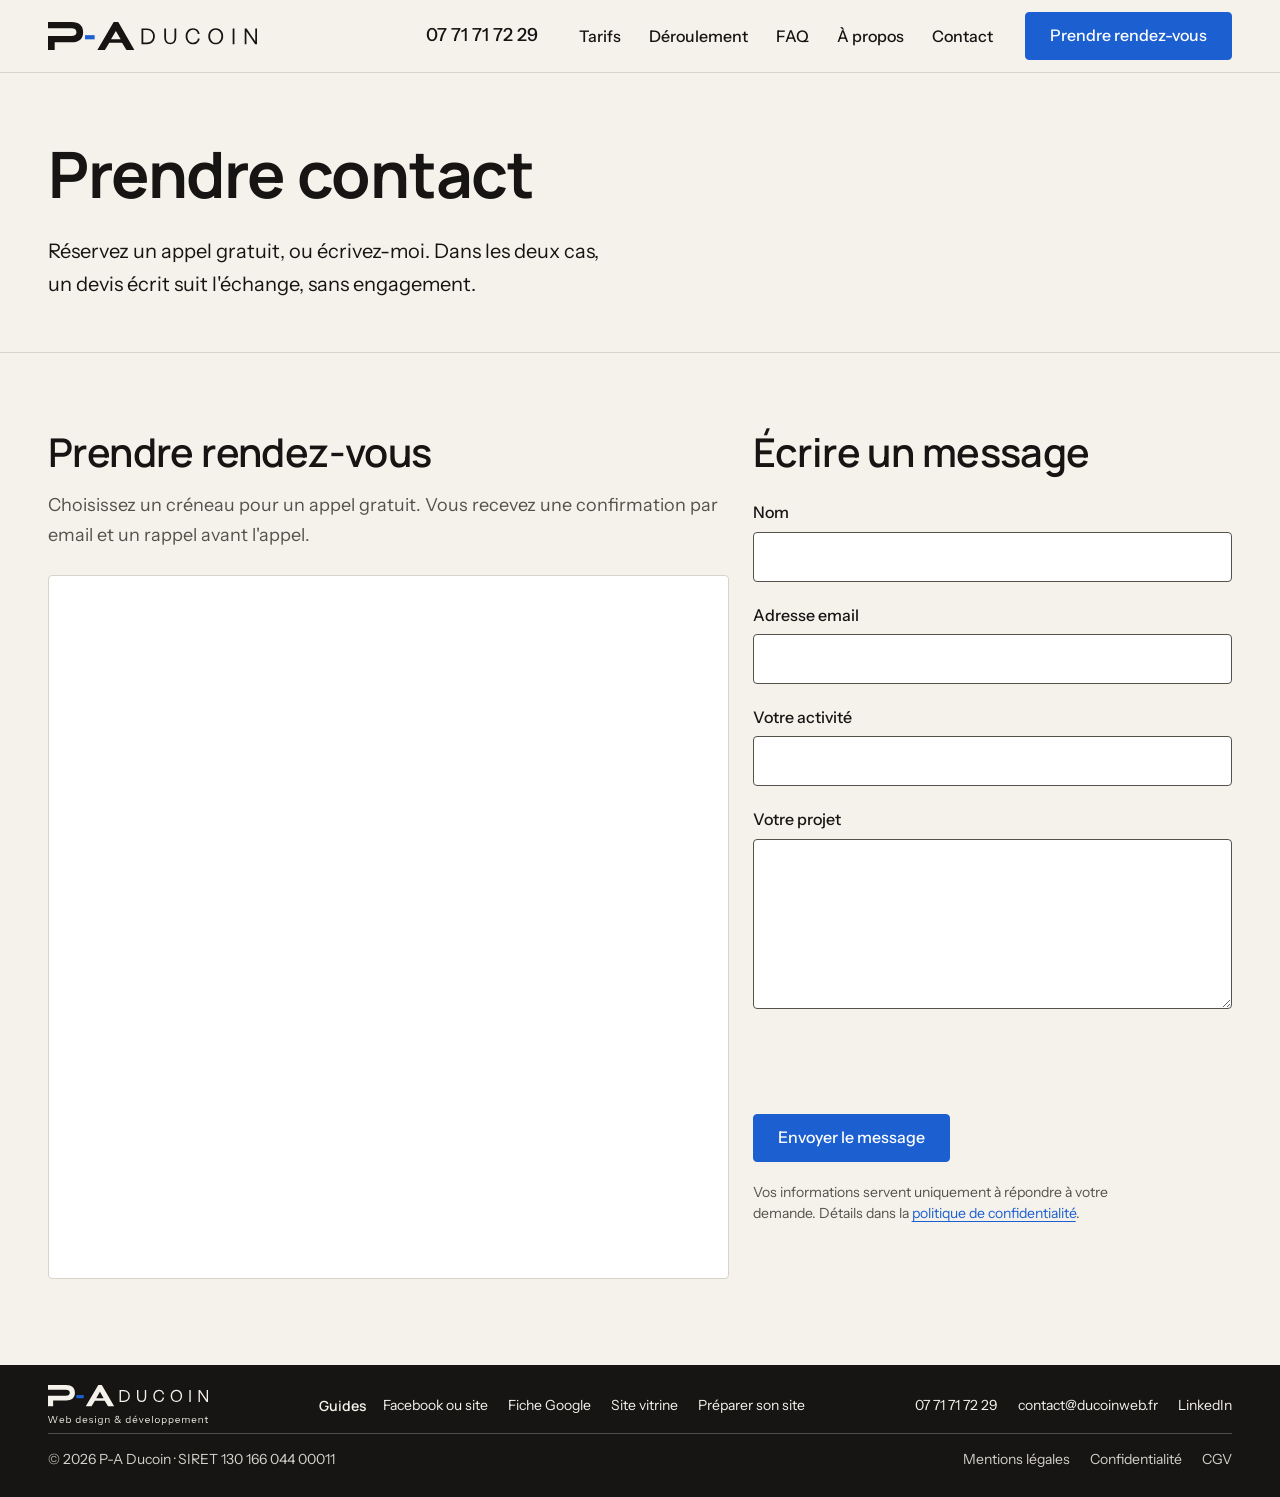
<file: contact.html>
<!DOCTYPE html>
<html lang="fr">
<head>
  <meta charset="utf-8">
  <meta name="viewport" content="width=device-width, initial-scale=1">
  <title>Contact et rendez-vous | P-A Ducoin</title>
  <meta name="description" content="Réservez un appel gratuit pour votre site vitrine, ou écrivez-moi. Devis écrit après l'échange, sans engagement.">
  <link rel="canonical" href="https://www.ducoinweb.fr/contact">
  <meta property="og:url" content="https://www.ducoinweb.fr/contact">

  <link rel="icon" href="assets/favicon.svg" type="image/svg+xml">

  <meta property="og:type" content="website">
  <meta property="og:locale" content="fr_FR">
  <meta property="og:title" content="Contact et rendez-vous | P-A Ducoin">
  <meta property="og:description" content="Réservez un appel gratuit pour votre site vitrine, ou écrivez-moi.">
  <meta property="og:image" content="https://www.ducoinweb.fr/assets/og-image.png">
  <meta name="twitter:card" content="summary_large_image">

  <link rel="preload" href="assets/fonts/manrope-latin-700-normal.woff2" as="font" type="font/woff2" crossorigin>
  <link rel="preload" href="assets/fonts/manrope-latin-600-normal.woff2" as="font" type="font/woff2" crossorigin>
  <link rel="preload" href="assets/fonts/instrument-sans-latin-400-normal.woff2" as="font" type="font/woff2" crossorigin>
  <link rel="preload" href="assets/fonts/instrument-sans-latin-500-normal.woff2" as="font" type="font/woff2" crossorigin>
  <link rel="stylesheet" href="css/style.css">
  <script>document.documentElement.classList.add('js');</script>
</head>
<body>
  <a class="skip-link" href="#main">Aller au contenu</a>

  <div class="page-wrapper">

    <!-- En-tête -->
    <header class="nav_component">
      <div class="nav_bar padding-global">
        <div class="container-large nav_container">
          <a class="nav_logo-link" href="/">
            <img class="nav_logo" src="assets/logo-header.svg" alt="P-A Ducoin, retour à l'accueil" width="209" height="28" fetchpriority="high">
          </a>
          <a class="nav_phone" href="tel:+33771717229" aria-label="Appeler le 07 71 71 72 29">
            <svg class="nav_phone-icon" aria-hidden="true" focusable="false" width="20" height="20" viewBox="0 0 24 24" fill="none" stroke="currentColor" stroke-width="2" stroke-linecap="round" stroke-linejoin="round"><path d="M22 16.92v3a2 2 0 0 1-2.18 2 19.79 19.79 0 0 1-8.63-3.07 19.5 19.5 0 0 1-6-6 19.79 19.79 0 0 1-3.07-8.67A2 2 0 0 1 4.11 2h3a2 2 0 0 1 2 1.72 12.84 12.84 0 0 0 .7 2.81 2 2 0 0 1-.45 2.11L8.09 9.91a16 16 0 0 0 6 6l1.27-1.27a2 2 0 0 1 2.11-.45 12.84 12.84 0 0 0 2.81.7A2 2 0 0 1 22 16.92z"/></svg>
            <span class="nav_phone-text">07 71 71 72 29</span>
          </a>
          <button class="nav_button" type="button" aria-expanded="false" aria-controls="nav-menu">Menu</button>
          <nav class="nav_menu" id="nav-menu" aria-label="Navigation principale">
            <ul class="nav_list">
              <li><a class="nav_link" href="/tarifs">Tarifs</a></li>
              <li><a class="nav_link" href="/deroulement">Déroulement</a></li>
              <li><a class="nav_link" href="/faq">FAQ</a></li>
              <li><a class="nav_link" href="/a-propos">À propos</a></li>
              <li><a class="nav_link" href="/contact" aria-current="page">Contact</a></li>
            </ul>
            <a class="button" href="#rendez-vous">Prendre rendez-vous</a>
          </nav>
        </div>
      </div>
    </header>

    <main id="main" class="main-wrapper">

      <!-- En-tête de page -->
      <section class="section_page-header">
        <div class="padding-global">
          <div class="container-large">
            <div class="padding-section-hero">
              <h1 class="heading-style-h1">Prendre contact</h1>
              <p class="text-size-large max-width-medium page-header_text">Réservez un appel gratuit, ou écrivez-moi. Dans les deux cas, un devis écrit suit l'échange, sans engagement.</p>
            </div>
          </div>
        </div>
      </section>

      <!-- Rendez-vous et message -->
      <section class="section_contact">
        <div class="padding-global">
          <div class="container-large">
            <div class="padding-section-small">
              <div class="contact_layout">

                <div id="rendez-vous" class="contact_block contact_block-calendar">
                  <h2 class="heading-style-h2">Prendre rendez-vous</h2>
                  <p class="text-color-secondary max-width-text">Choisissez un créneau pour un appel gratuit. Vous recevez une confirmation par email et un rappel avant l'appel.</p>
                  <div class="contact_calendar">
                    <iframe data-src="https://cal.meetergo.com/ducoinco/30-min-meeting-or-ducoinco" title="Réserver un appel gratuit" loading="lazy"></iframe>
                    <noscript><p><a class="text-link" href="https://cal.meetergo.com/ducoinco/30-min-meeting-or-ducoinco" rel="noopener">Ouvrir la page de réservation</a></p></noscript>
                  </div>
                </div>

                <div id="message" class="contact_block contact_block-form">
                  <h2 class="heading-style-h2">Écrire un message</h2>
                  <form id="contact-form" class="form_component" method="post" novalidate data-endpoint="https://formspree.io/f/xkolvzjo" data-turnstile-sitekey="0x4AAAAAAFZRcJa--nCyyH8Y">
                    <div class="form_field">
                      <label class="form_label" for="nom">Nom</label>
                      <input class="form_input" type="text" id="nom" name="nom" autocomplete="name" required aria-describedby="nom-error">
                      <p class="form_error" id="nom-error" hidden></p>
                    </div>

                    <div class="form_field">
                      <label class="form_label" for="email">Adresse email</label>
                      <input class="form_input" type="email" id="email" name="email" autocomplete="email" required aria-describedby="email-error">
                      <p class="form_error" id="email-error" hidden></p>
                    </div>

                    <div class="form_field">
                      <label class="form_label" for="activite">Votre activité</label>
                      <input class="form_input" type="text" id="activite" name="activite" required aria-describedby="activite-error">
                      <p class="form_error" id="activite-error" hidden></p>
                    </div>

                    <div class="form_field">
                      <label class="form_label" for="message-texte">Votre projet</label>
                      <textarea class="form_input form_textarea" id="message-texte" name="message" rows="6" required aria-describedby="message-texte-error"></textarea>
                      <p class="form_error" id="message-texte-error" hidden></p>
                    </div>

                    <!-- Champ piège anti-spam : invisible pour les humains -->
                    <div class="form_trap" aria-hidden="true">
                      <label for="site_web">Ne pas remplir ce champ</label>
                      <input type="text" id="site_web" name="site_web" tabindex="-1" autocomplete="off">
                    </div>

                    <button class="button form_submit" type="submit">Envoyer le message</button>
                    <p class="form_status" id="form-status" role="status" aria-live="polite"></p>
                    <p class="form_notice text-size-small text-color-secondary">Vos informations servent uniquement à répondre à votre demande. Détails dans la <a class="text-link" href="/confidentialite">politique de confidentialité</a>.</p>
                  </form>

                  <div class="form_success" id="form-success" tabindex="-1" role="status" hidden>
                    <h3 class="heading-style-h3">Message envoyé</h3>
                    <p>Merci, votre message est bien envoyé. Je vous réponds par email sous 48 heures ouvrées.</p>
                  </div>
                </div>

              </div>
            </div>
          </div>
        </div>
      </section>

    </main>

    <!-- Pied de page -->
    <footer class="footer_component background-color-dark">
      <div class="padding-global">
        <div class="container-large">
          <div class="footer_layout">
            <img class="footer_logo" src="assets/logo-footer.svg" alt="P-A Ducoin, web design et développement" width="160" height="40" loading="lazy" decoding="async">
            <nav class="footer_nav" aria-label="Guides">
              <span class="footer_title">Guides</span>
              <ul class="footer_list">
                <li><a class="footer_link" href="/facebook-ou-site-internet">Facebook ou site</a></li>
                <li><a class="footer_link" href="/fiche-google-business-profile">Fiche Google</a></li>
                <li><a class="footer_link" href="/qu-est-ce-qu-un-site-vitrine">Site vitrine</a></li>
                <li><a class="footer_link" href="/preparer-son-site">Préparer son site</a></li>
              </ul>
            </nav>
            <ul class="footer_list">
              <li><a class="footer_link" href="tel:+33771717229">07 71 71 72 29</a></li>
              <li><a class="footer_link" href="mailto:contact@ducoinweb.fr">contact@ducoinweb.fr</a></li>
              <li><a class="footer_link" href="https://www.linkedin.com/in/pierre-antton-ducoin" rel="noopener">LinkedIn</a></li>
            </ul>
          </div>
          <div class="footer_bottom">
            <p class="text-size-small">© 2026 P-A Ducoin · SIRET 130 166 044 00011</p>
            <nav aria-label="Informations légales">
              <ul class="footer_list">
                <li><a class="footer_link" href="/mentions-legales">Mentions légales</a></li>
                <li><a class="footer_link" href="/confidentialite">Confidentialité</a></li>
                <li><a class="footer_link" href="/cgv">CGV</a></li>
              </ul>
            </nav>
          </div>
        </div>
      </div>
    </footer>

  </div>

  <script src="js/main.js" defer></script>
  <script src="js/form.js" defer></script>
</body>
</html>
</file>
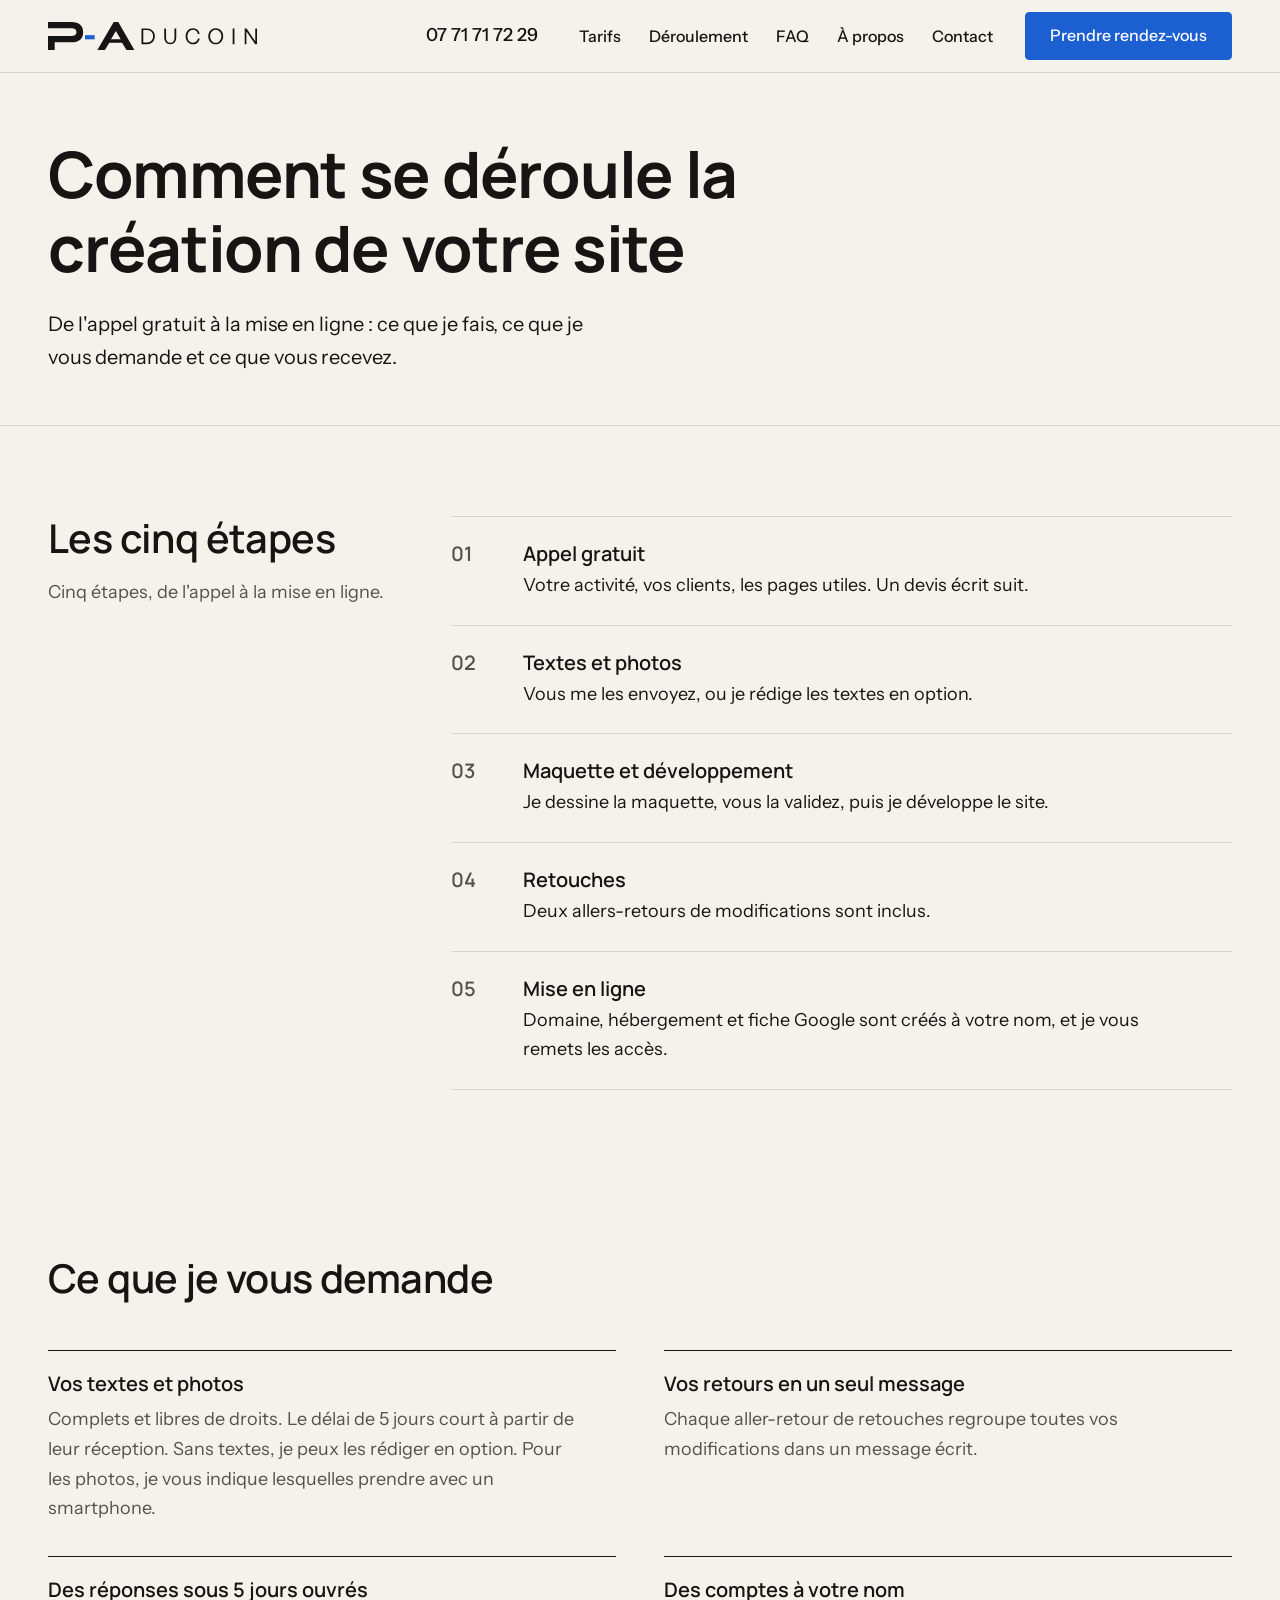
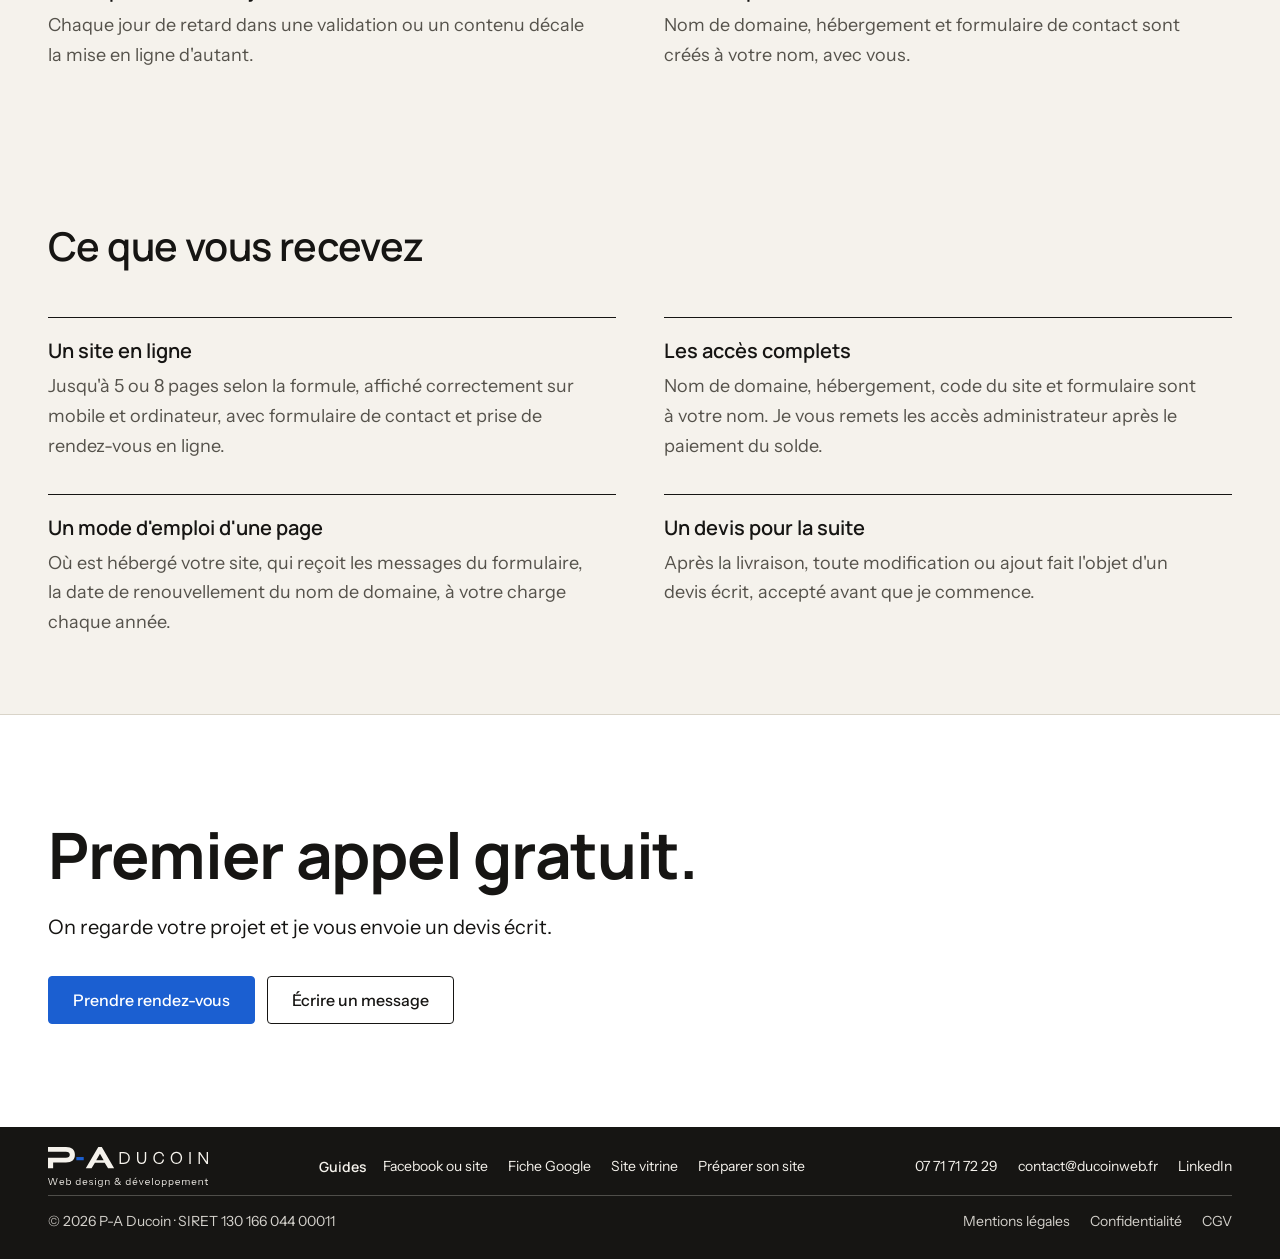
<file: deroulement.html>
<!DOCTYPE html>
<html lang="fr">
<head>
  <meta charset="utf-8">
  <meta name="viewport" content="width=device-width, initial-scale=1">
  <title>Créer son site vitrine en 5 jours : les étapes | P-A Ducoin</title>
  <meta name="description" content="De l'appel gratuit à la mise en ligne : les cinq étapes de la création de votre site, ce que je vous demande et ce que vous recevez.">
  <link rel="canonical" href="https://www.ducoinweb.fr/deroulement">

  <link rel="icon" href="assets/favicon.svg" type="image/svg+xml">

  <meta property="og:type" content="website">
  <meta property="og:locale" content="fr_FR">
  <meta property="og:title" content="Créer son site vitrine en 5 jours : les étapes | P-A Ducoin">
  <meta property="og:description" content="De l'appel gratuit à la mise en ligne : les cinq étapes de la création de votre site, ce que je vous demande et ce que vous recevez.">
  <meta property="og:url" content="https://www.ducoinweb.fr/deroulement">
  <meta property="og:image" content="https://www.ducoinweb.fr/assets/og-image.png">
  <meta name="twitter:card" content="summary_large_image">

  <link rel="preload" href="assets/fonts/manrope-latin-700-normal.woff2" as="font" type="font/woff2" crossorigin>
  <link rel="preload" href="assets/fonts/manrope-latin-600-normal.woff2" as="font" type="font/woff2" crossorigin>
  <link rel="preload" href="assets/fonts/instrument-sans-latin-400-normal.woff2" as="font" type="font/woff2" crossorigin>
  <link rel="preload" href="assets/fonts/instrument-sans-latin-500-normal.woff2" as="font" type="font/woff2" crossorigin>
  <link rel="stylesheet" href="css/style.css">
  <script>document.documentElement.classList.add('js');</script>
</head>
<body>
  <a class="skip-link" href="#main">Aller au contenu</a>

  <div class="page-wrapper">

    <!-- En-tête -->
    <header class="nav_component">
      <div class="nav_bar padding-global">
        <div class="container-large nav_container">
          <a class="nav_logo-link" href="/">
            <img class="nav_logo" src="assets/logo-header.svg" alt="P-A Ducoin, retour à l'accueil" width="209" height="28" fetchpriority="high">
          </a>
          <a class="nav_phone" href="tel:+33771717229" aria-label="Appeler le 07 71 71 72 29">
            <svg class="nav_phone-icon" aria-hidden="true" focusable="false" width="20" height="20" viewBox="0 0 24 24" fill="none" stroke="currentColor" stroke-width="2" stroke-linecap="round" stroke-linejoin="round"><path d="M22 16.92v3a2 2 0 0 1-2.18 2 19.79 19.79 0 0 1-8.63-3.07 19.5 19.5 0 0 1-6-6 19.79 19.79 0 0 1-3.07-8.67A2 2 0 0 1 4.11 2h3a2 2 0 0 1 2 1.72 12.84 12.84 0 0 0 .7 2.81 2 2 0 0 1-.45 2.11L8.09 9.91a16 16 0 0 0 6 6l1.27-1.27a2 2 0 0 1 2.11-.45 12.84 12.84 0 0 0 2.81.7A2 2 0 0 1 22 16.92z"/></svg>
            <span class="nav_phone-text">07 71 71 72 29</span>
          </a>
          <button class="nav_button" type="button" aria-expanded="false" aria-controls="nav-menu">Menu</button>
          <nav class="nav_menu" id="nav-menu" aria-label="Navigation principale">
            <ul class="nav_list">
              <li><a class="nav_link" href="/tarifs">Tarifs</a></li>
              <li><a class="nav_link" href="/deroulement" aria-current="page">Déroulement</a></li>
              <li><a class="nav_link" href="/faq">FAQ</a></li>
              <li><a class="nav_link" href="/a-propos">À propos</a></li>
              <li><a class="nav_link" href="/contact">Contact</a></li>
            </ul>
            <a class="button" href="/contact#rendez-vous">Prendre rendez-vous</a>
          </nav>
        </div>
      </div>
    </header>

    <main id="main" class="main-wrapper">

      <!-- En-tête de page -->
      <section class="section_page-header">
        <div class="padding-global">
          <div class="container-large">
            <div class="padding-section-hero">
              <h1 class="heading-style-h1">Comment se déroule la création de votre site</h1>
              <p class="text-size-large max-width-medium page-header_text">De l'appel gratuit à la mise en ligne : ce que je fais, ce que je vous demande et ce que vous recevez.</p>
            </div>
          </div>
        </div>
      </section>

<!-- Process -->
      <section id="process" class="section_process">
        <div class="padding-global">
          <div class="container-large">
            <div class="padding-section-medium">
              <div class="process_layout">
                <div class="process_heading">
                  <h2 class="heading-style-h2">Les cinq étapes</h2>
                  <p class="text-color-secondary max-width-small">Cinq étapes, de l'appel à la mise en ligne.</p>
                </div>
                <ol class="process_list">
                  <li class="process_step">
                    <h3 class="heading-style-h4">Appel gratuit</h3>
                    <p>Votre activité, vos clients, les pages utiles. Un devis écrit suit.</p>
                  </li>
                  <li class="process_step">
                    <h3 class="heading-style-h4">Textes et photos</h3>
                    <p>Vous me les envoyez, ou je rédige les textes en option.</p>
                  </li>
                  <li class="process_step">
                    <h3 class="heading-style-h4">Maquette et développement</h3>
                    <p>Je dessine la maquette, vous la validez, puis je développe le site.</p>
                  </li>
                  <li class="process_step">
                    <h3 class="heading-style-h4">Retouches</h3>
                    <p>Deux allers-retours de modifications sont inclus.</p>
                  </li>
                  <li class="process_step">
                    <h3 class="heading-style-h4">Mise en ligne</h3>
                    <p>Domaine, hébergement et fiche Google sont créés à votre nom, et je vous remets les accès.</p>
                  </li>
                </ol>
              </div>
            </div>
          </div>
        </div>
      </section>

      <section id="a-fournir" class="section_why">
        <div class="padding-global">
          <div class="container-large">
            <div class="padding-section-small">
              <h2 class="heading-style-h2">Ce que je vous demande</h2>
              <dl class="why_list">
                <div class="why_item">
                  <dt class="heading-style-h4">Vos textes et photos</dt>
                  <dd>Complets et libres de droits. Le délai de 5 jours court à partir de leur réception. Sans textes, je peux les rédiger en option. Pour les photos, je vous indique lesquelles prendre avec un smartphone.</dd>
                </div>
                <div class="why_item">
                  <dt class="heading-style-h4">Vos retours en un seul message</dt>
                  <dd>Chaque aller-retour de retouches regroupe toutes vos modifications dans un message écrit.</dd>
                </div>
                <div class="why_item">
                  <dt class="heading-style-h4">Des réponses sous 5 jours ouvrés</dt>
                  <dd>Chaque jour de retard dans une validation ou un contenu décale la mise en ligne d'autant.</dd>
                </div>
                <div class="why_item">
                  <dt class="heading-style-h4">Des comptes à votre nom</dt>
                  <dd>Nom de domaine, hébergement et formulaire de contact sont créés à votre nom, avec vous.</dd>
                </div>
              </dl>
            </div>
          </div>
        </div>
      </section>

      <section id="a-recevoir" class="section_why">
        <div class="padding-global">
          <div class="container-large">
            <div class="padding-section-small">
              <h2 class="heading-style-h2">Ce que vous recevez</h2>
              <dl class="why_list">
                <div class="why_item">
                  <dt class="heading-style-h4">Un site en ligne</dt>
                  <dd>Jusqu'à 5 ou 8 pages selon la formule, affiché correctement sur mobile et ordinateur, avec formulaire de contact et prise de rendez-vous en ligne.</dd>
                </div>
                <div class="why_item">
                  <dt class="heading-style-h4">Les accès complets</dt>
                  <dd>Nom de domaine, hébergement, code du site et formulaire sont à votre nom. Je vous remets les accès administrateur après le paiement du solde.</dd>
                </div>
                <div class="why_item">
                  <dt class="heading-style-h4">Un mode d'emploi d'une page</dt>
                  <dd>Où est hébergé votre site, qui reçoit les messages du formulaire, la date de renouvellement du nom de domaine, à votre charge chaque année.</dd>
                </div>
                <div class="why_item">
                  <dt class="heading-style-h4">Un devis pour la suite</dt>
                  <dd>Après la livraison, toute modification ou ajout fait l'objet d'un devis écrit, accepté avant que je commence.</dd>
                </div>
              </dl>
            </div>
          </div>
        </div>
      </section>

<!-- CTA final -->
      <section id="rendez-vous" class="section_cta background-color-surface">
        <div class="padding-global">
          <div class="container-large">
            <div class="padding-section-large">
              <h2 class="heading-style-h1">Premier appel gratuit.</h2>
              <p class="text-size-large max-width-medium">On regarde votre projet et je vous envoie un devis écrit.</p>
              <div class="button-group">
                <a class="button" href="/contact#rendez-vous">Prendre rendez-vous</a>
                <a class="button is-secondary" href="/contact#message">Écrire un message</a>
              </div>
            </div>
          </div>
        </div>
      </section>
    </main>

    <!-- Pied de page -->
    <footer class="footer_component background-color-dark">
      <div class="padding-global">
        <div class="container-large">
          <div class="footer_layout">
            <img class="footer_logo" src="assets/logo-footer.svg" alt="P-A Ducoin, web design et développement" width="160" height="40" loading="lazy" decoding="async">
            <nav class="footer_nav" aria-label="Guides">
              <span class="footer_title">Guides</span>
              <ul class="footer_list">
                <li><a class="footer_link" href="/facebook-ou-site-internet">Facebook ou site</a></li>
                <li><a class="footer_link" href="/fiche-google-business-profile">Fiche Google</a></li>
                <li><a class="footer_link" href="/qu-est-ce-qu-un-site-vitrine">Site vitrine</a></li>
                <li><a class="footer_link" href="/preparer-son-site">Préparer son site</a></li>
              </ul>
            </nav>
            <ul class="footer_list">
              <li><a class="footer_link" href="tel:+33771717229">07 71 71 72 29</a></li>
              <li><a class="footer_link" href="mailto:contact@ducoinweb.fr">contact@ducoinweb.fr</a></li>
              <li><a class="footer_link" href="https://www.linkedin.com/in/pierre-antton-ducoin" rel="noopener">LinkedIn</a></li>
            </ul>
          </div>
          <div class="footer_bottom">
            <p class="text-size-small">© 2026 P-A Ducoin · SIRET 130 166 044 00011</p>
            <nav aria-label="Informations légales">
              <ul class="footer_list">
                <li><a class="footer_link" href="/mentions-legales">Mentions légales</a></li>
                <li><a class="footer_link" href="/confidentialite">Confidentialité</a></li>
                <li><a class="footer_link" href="/cgv">CGV</a></li>
              </ul>
            </nav>
          </div>
        </div>
      </div>
    </footer>

  </div>

  <script src="js/main.js" defer></script>
</body>
</html>
</file>
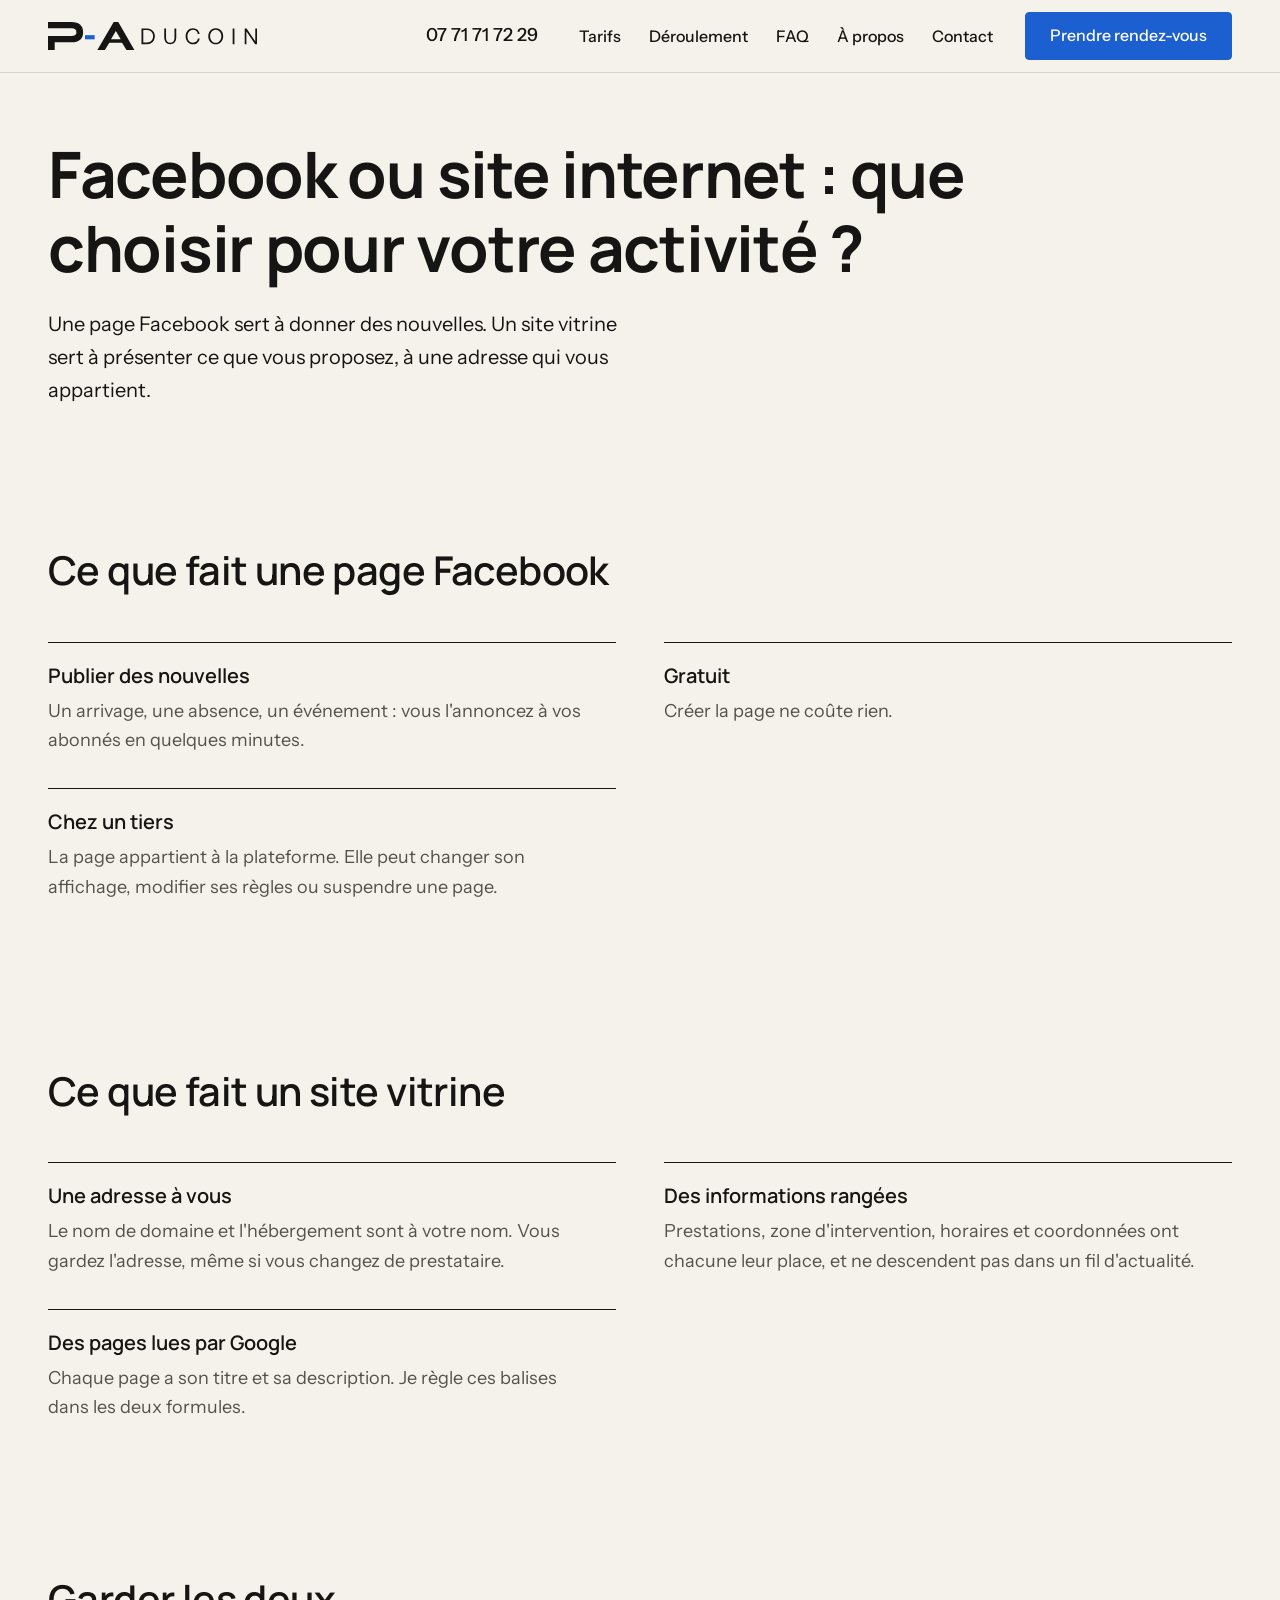
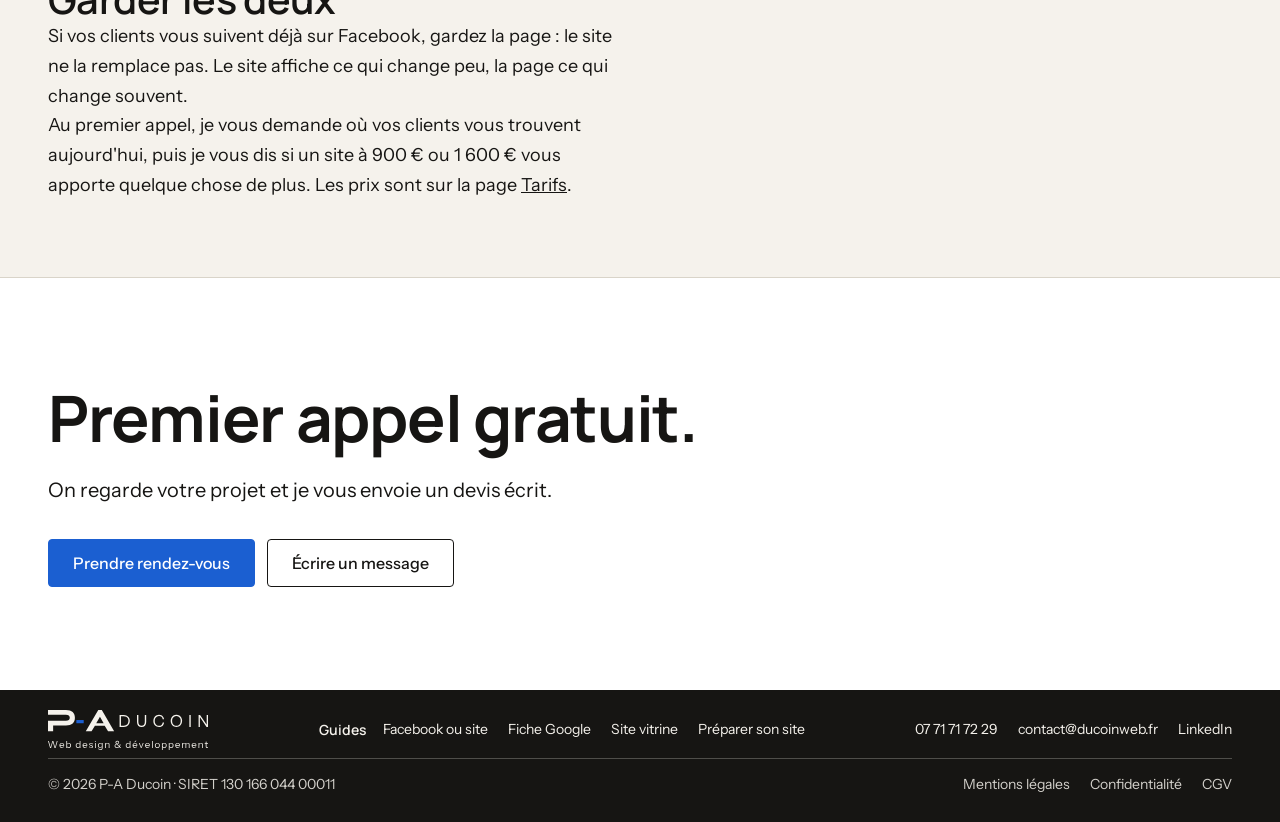
<file: facebook-ou-site-internet.html>
<!DOCTYPE html>
<html lang="fr">
<head>
  <meta charset="utf-8">
  <meta name="viewport" content="width=device-width, initial-scale=1">
  <title>Facebook ou site internet : que choisir ? | P-A Ducoin</title>
  <meta name="description" content="Page Facebook ou site vitrine : ce que chacun permet, ce que vous possédez, et quand garder les deux.">
  <link rel="canonical" href="https://www.ducoinweb.fr/facebook-ou-site-internet">

  <link rel="icon" href="assets/favicon.svg" type="image/svg+xml">

  <meta property="og:type" content="website">
  <meta property="og:locale" content="fr_FR">
  <meta property="og:title" content="Facebook ou site internet : que choisir ? | P-A Ducoin">
  <meta property="og:description" content="Page Facebook ou site vitrine : ce que chacun permet, ce que vous possédez, et quand garder les deux.">
  <meta property="og:url" content="https://www.ducoinweb.fr/facebook-ou-site-internet">
  <meta property="og:image" content="https://www.ducoinweb.fr/assets/og-image.png">
  <meta name="twitter:card" content="summary_large_image">

  <link rel="preload" href="assets/fonts/manrope-latin-700-normal.woff2" as="font" type="font/woff2" crossorigin>
  <link rel="preload" href="assets/fonts/manrope-latin-600-normal.woff2" as="font" type="font/woff2" crossorigin>
  <link rel="preload" href="assets/fonts/instrument-sans-latin-400-normal.woff2" as="font" type="font/woff2" crossorigin>
  <link rel="preload" href="assets/fonts/instrument-sans-latin-500-normal.woff2" as="font" type="font/woff2" crossorigin>
  <link rel="stylesheet" href="css/style.css">
  <script>document.documentElement.classList.add('js');</script>
</head>
<body>
  <a class="skip-link" href="#main">Aller au contenu</a>

  <div class="page-wrapper">

    <!-- En-tête -->
    <header class="nav_component">
      <div class="nav_bar padding-global">
        <div class="container-large nav_container">
          <a class="nav_logo-link" href="/">
            <img class="nav_logo" src="assets/logo-header.svg" alt="P-A Ducoin, retour à l'accueil" width="209" height="28" fetchpriority="high">
          </a>
          <a class="nav_phone" href="tel:+33771717229" aria-label="Appeler le 07 71 71 72 29">
            <svg class="nav_phone-icon" aria-hidden="true" focusable="false" width="20" height="20" viewBox="0 0 24 24" fill="none" stroke="currentColor" stroke-width="2" stroke-linecap="round" stroke-linejoin="round"><path d="M22 16.92v3a2 2 0 0 1-2.18 2 19.79 19.79 0 0 1-8.63-3.07 19.5 19.5 0 0 1-6-6 19.79 19.79 0 0 1-3.07-8.67A2 2 0 0 1 4.11 2h3a2 2 0 0 1 2 1.72 12.84 12.84 0 0 0 .7 2.81 2 2 0 0 1-.45 2.11L8.09 9.91a16 16 0 0 0 6 6l1.27-1.27a2 2 0 0 1 2.11-.45 12.84 12.84 0 0 0 2.81.7A2 2 0 0 1 22 16.92z"/></svg>
            <span class="nav_phone-text">07 71 71 72 29</span>
          </a>
          <button class="nav_button" type="button" aria-expanded="false" aria-controls="nav-menu">Menu</button>
          <nav class="nav_menu" id="nav-menu" aria-label="Navigation principale">
            <ul class="nav_list">
              <li><a class="nav_link" href="/tarifs">Tarifs</a></li>
              <li><a class="nav_link" href="/deroulement">Déroulement</a></li>
              <li><a class="nav_link" href="/faq">FAQ</a></li>
              <li><a class="nav_link" href="/a-propos">À propos</a></li>
              <li><a class="nav_link" href="/contact">Contact</a></li>
            </ul>
            <a class="button" href="/contact#rendez-vous">Prendre rendez-vous</a>
          </nav>
        </div>
      </div>
    </header>

    <main id="main" class="main-wrapper">

      <section class="section_page-header">
        <div class="padding-global">
          <div class="container-large">
            <div class="padding-section-hero">
              <h1 class="heading-style-h1">Facebook ou site internet&nbsp;: que choisir pour votre activité&nbsp;?</h1>
              <p class="text-size-large max-width-medium page-header_text">Une page Facebook sert à donner des nouvelles. Un site vitrine sert à présenter ce que vous proposez, à une adresse qui vous appartient.</p>
            </div>
          </div>
        </div>
      </section>

      <section class="section_why">
        <div class="padding-global">
          <div class="container-large">
            <div class="padding-section-medium">
              <h2 class="heading-style-h2">Ce que fait une page Facebook</h2>
              <dl class="why_list">
                <div class="why_item">
                  <dt class="heading-style-h4">Publier des nouvelles</dt>
                  <dd>Un arrivage, une absence, un événement&nbsp;: vous l'annoncez à vos abonnés en quelques minutes.</dd>
                </div>
                <div class="why_item">
                  <dt class="heading-style-h4">Gratuit</dt>
                  <dd>Créer la page ne coûte rien.</dd>
                </div>
                <div class="why_item">
                  <dt class="heading-style-h4">Chez un tiers</dt>
                  <dd>La page appartient à la plateforme. Elle peut changer son affichage, modifier ses règles ou suspendre une page.</dd>
                </div>
              </dl>
            </div>
          </div>
        </div>
      </section>

      <section class="section_why">
        <div class="padding-global">
          <div class="container-large">
            <div class="padding-section-small">
              <h2 class="heading-style-h2">Ce que fait un site vitrine</h2>
              <dl class="why_list">
                <div class="why_item">
                  <dt class="heading-style-h4">Une adresse à vous</dt>
                  <dd>Le nom de domaine et l'hébergement sont à votre nom. Vous gardez l'adresse, même si vous changez de prestataire.</dd>
                </div>
                <div class="why_item">
                  <dt class="heading-style-h4">Des informations rangées</dt>
                  <dd>Prestations, zone d'intervention, horaires et coordonnées ont chacune leur place, et ne descendent pas dans un fil d'actualité.</dd>
                </div>
                <div class="why_item">
                  <dt class="heading-style-h4">Des pages lues par Google</dt>
                  <dd>Chaque page a son titre et sa description. Je règle ces balises dans les deux formules.</dd>
                </div>
              </dl>
            </div>
          </div>
        </div>
      </section>

      <section class="section_why">
        <div class="padding-global">
          <div class="container-large">
            <div class="padding-section-small">
              <h2 class="heading-style-h2">Garder les deux</h2>
              <p class="max-width-medium">Si vos clients vous suivent déjà sur Facebook, gardez la page&nbsp;: le site ne la remplace pas. Le site affiche ce qui change peu, la page ce qui change souvent.</p>
              <p class="max-width-medium">Au premier appel, je vous demande où vos clients vous trouvent aujourd'hui, puis je vous dis si un site à 900&nbsp;€ ou 1&nbsp;600&nbsp;€ vous apporte quelque chose de plus. Les prix sont sur la page <a href="/tarifs">Tarifs</a>.</p>
            </div>
          </div>
        </div>
      </section>

<!-- CTA final -->
      <section id="rendez-vous" class="section_cta background-color-surface">
        <div class="padding-global">
          <div class="container-large">
            <div class="padding-section-large">
              <h2 class="heading-style-h1">Premier appel gratuit.</h2>
              <p class="text-size-large max-width-medium">On regarde votre projet et je vous envoie un devis écrit.</p>
              <div class="button-group">
                <a class="button" href="/contact#rendez-vous">Prendre rendez-vous</a>
                <a class="button is-secondary" href="/contact#message">Écrire un message</a>
              </div>
            </div>
          </div>
        </div>
      </section>
    </main>

    <!-- Pied de page -->
    <footer class="footer_component background-color-dark">
      <div class="padding-global">
        <div class="container-large">
          <div class="footer_layout">
            <img class="footer_logo" src="assets/logo-footer.svg" alt="P-A Ducoin, web design et développement" width="160" height="40" loading="lazy" decoding="async">
            <nav class="footer_nav" aria-label="Guides">
              <span class="footer_title">Guides</span>
              <ul class="footer_list">
                <li><a class="footer_link" href="/facebook-ou-site-internet">Facebook ou site</a></li>
                <li><a class="footer_link" href="/fiche-google-business-profile">Fiche Google</a></li>
                <li><a class="footer_link" href="/qu-est-ce-qu-un-site-vitrine">Site vitrine</a></li>
                <li><a class="footer_link" href="/preparer-son-site">Préparer son site</a></li>
              </ul>
            </nav>
            <ul class="footer_list">
              <li><a class="footer_link" href="tel:+33771717229">07 71 71 72 29</a></li>
              <li><a class="footer_link" href="mailto:contact@ducoinweb.fr">contact@ducoinweb.fr</a></li>
              <li><a class="footer_link" href="https://www.linkedin.com/in/pierre-antton-ducoin" rel="noopener">LinkedIn</a></li>
            </ul>
          </div>
          <div class="footer_bottom">
            <p class="text-size-small">© 2026 P-A Ducoin · SIRET 130 166 044 00011</p>
            <nav aria-label="Informations légales">
              <ul class="footer_list">
                <li><a class="footer_link" href="/mentions-legales">Mentions légales</a></li>
                <li><a class="footer_link" href="/confidentialite">Confidentialité</a></li>
                <li><a class="footer_link" href="/cgv">CGV</a></li>
              </ul>
            </nav>
          </div>
        </div>
      </div>
    </footer>

  </div>

  <script src="js/main.js" defer></script>
</body>
</html>
</file>
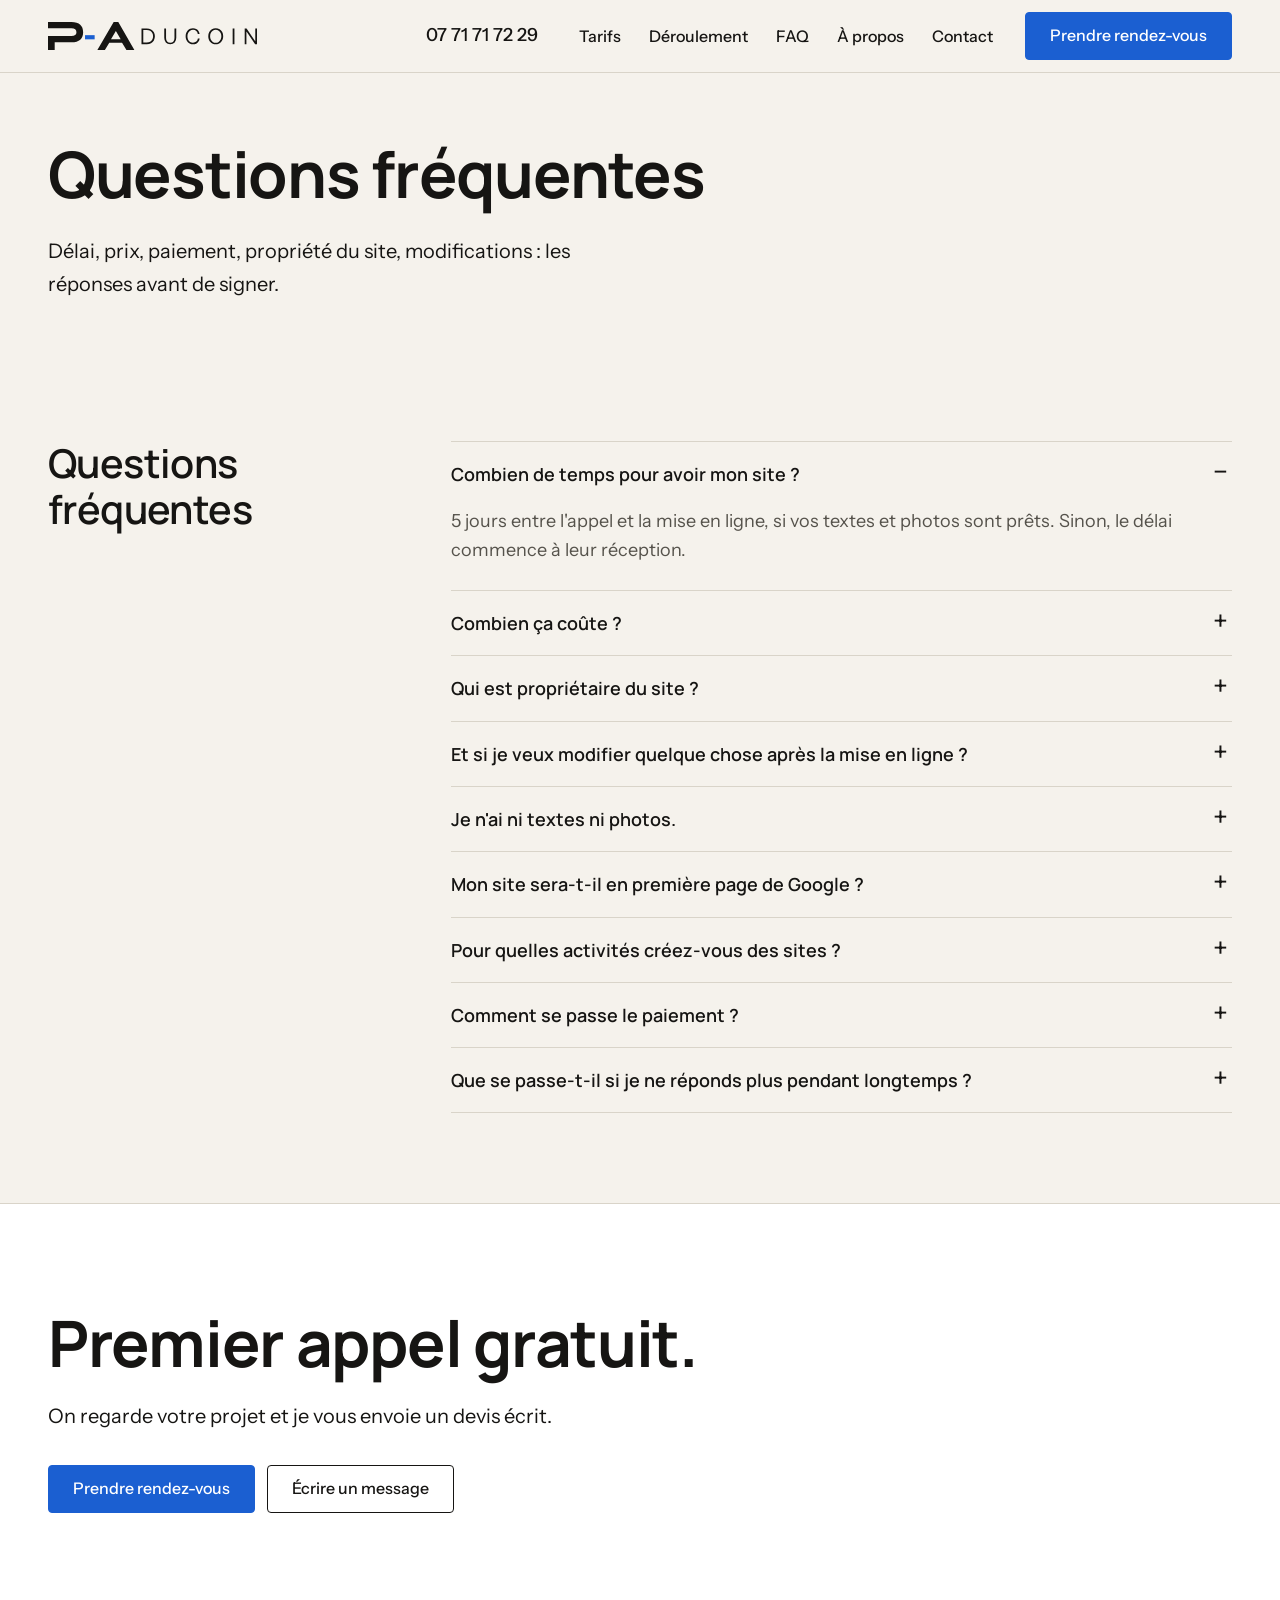
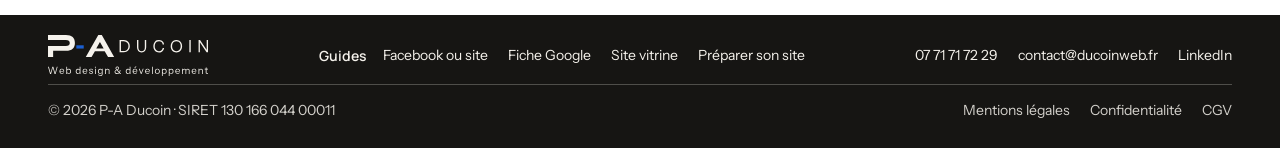
<file: faq.html>
<!DOCTYPE html>
<html lang="fr">
<head>
  <meta charset="utf-8">
  <meta name="viewport" content="width=device-width, initial-scale=1">
  <title>FAQ site vitrine : prix, délai, paiement | P-A Ducoin</title>
  <meta name="description" content="Délai, prix, paiement, propriété du site, modifications, référencement : les réponses avant de commander votre site vitrine.">
  <link rel="canonical" href="https://www.ducoinweb.fr/faq">

  <link rel="icon" href="assets/favicon.svg" type="image/svg+xml">

  <meta property="og:type" content="website">
  <meta property="og:locale" content="fr_FR">
  <meta property="og:title" content="FAQ site vitrine : prix, délai, paiement | P-A Ducoin">
  <meta property="og:description" content="Délai, prix, paiement, propriété du site, modifications, référencement : les réponses avant de commander votre site vitrine.">
  <meta property="og:url" content="https://www.ducoinweb.fr/faq">
  <meta property="og:image" content="https://www.ducoinweb.fr/assets/og-image.png">
  <meta name="twitter:card" content="summary_large_image">

  <link rel="preload" href="assets/fonts/manrope-latin-700-normal.woff2" as="font" type="font/woff2" crossorigin>
  <link rel="preload" href="assets/fonts/manrope-latin-600-normal.woff2" as="font" type="font/woff2" crossorigin>
  <link rel="preload" href="assets/fonts/instrument-sans-latin-400-normal.woff2" as="font" type="font/woff2" crossorigin>
  <link rel="preload" href="assets/fonts/instrument-sans-latin-500-normal.woff2" as="font" type="font/woff2" crossorigin>
  <link rel="stylesheet" href="css/style.css">
  <script>document.documentElement.classList.add('js');</script>
</head>
<body>
  <a class="skip-link" href="#main">Aller au contenu</a>

  <div class="page-wrapper">

    <!-- En-tête -->
    <header class="nav_component">
      <div class="nav_bar padding-global">
        <div class="container-large nav_container">
          <a class="nav_logo-link" href="/">
            <img class="nav_logo" src="assets/logo-header.svg" alt="P-A Ducoin, retour à l'accueil" width="209" height="28" fetchpriority="high">
          </a>
          <a class="nav_phone" href="tel:+33771717229" aria-label="Appeler le 07 71 71 72 29">
            <svg class="nav_phone-icon" aria-hidden="true" focusable="false" width="20" height="20" viewBox="0 0 24 24" fill="none" stroke="currentColor" stroke-width="2" stroke-linecap="round" stroke-linejoin="round"><path d="M22 16.92v3a2 2 0 0 1-2.18 2 19.79 19.79 0 0 1-8.63-3.07 19.5 19.5 0 0 1-6-6 19.79 19.79 0 0 1-3.07-8.67A2 2 0 0 1 4.11 2h3a2 2 0 0 1 2 1.72 12.84 12.84 0 0 0 .7 2.81 2 2 0 0 1-.45 2.11L8.09 9.91a16 16 0 0 0 6 6l1.27-1.27a2 2 0 0 1 2.11-.45 12.84 12.84 0 0 0 2.81.7A2 2 0 0 1 22 16.92z"/></svg>
            <span class="nav_phone-text">07 71 71 72 29</span>
          </a>
          <button class="nav_button" type="button" aria-expanded="false" aria-controls="nav-menu">Menu</button>
          <nav class="nav_menu" id="nav-menu" aria-label="Navigation principale">
            <ul class="nav_list">
              <li><a class="nav_link" href="/tarifs">Tarifs</a></li>
              <li><a class="nav_link" href="/deroulement">Déroulement</a></li>
              <li><a class="nav_link" href="/faq" aria-current="page">FAQ</a></li>
              <li><a class="nav_link" href="/a-propos">À propos</a></li>
              <li><a class="nav_link" href="/contact">Contact</a></li>
            </ul>
            <a class="button" href="/contact#rendez-vous">Prendre rendez-vous</a>
          </nav>
        </div>
      </div>
    </header>

    <main id="main" class="main-wrapper">

      <!-- En-tête de page -->
      <section class="section_page-header">
        <div class="padding-global">
          <div class="container-large">
            <div class="padding-section-hero">
              <h1 class="heading-style-h1">Questions fréquentes</h1>
              <p class="text-size-large max-width-medium page-header_text">Délai, prix, paiement, propriété du site, modifications : les réponses avant de signer.</p>
            </div>
          </div>
        </div>
      </section>

<!-- FAQ -->
      <section id="faq" class="section_faq">
        <div class="padding-global">
          <div class="container-large">
            <div class="padding-section-medium">
              <div class="faq_layout">
                <h2 class="heading-style-h2">Questions fréquentes</h2>
                <div class="faq_list">
                  <details class="faq_item" open>
                    <summary class="faq_question">Combien de temps pour avoir mon site&nbsp;?</summary>
                    <p class="faq_answer">5 jours entre l'appel et la mise en ligne, si vos textes et photos sont prêts. Sinon, le délai commence à leur réception.</p>
                  </details>
                  <details class="faq_item">
                    <summary class="faq_question">Combien ça coûte&nbsp;?</summary>
                    <p class="faq_answer">900&nbsp;€ pour la formule Essentiel, 1&nbsp;600&nbsp;€ pour la formule Complet, prix fixes. Le seul frais extérieur est le nom de domaine, environ 10 à 15&nbsp;€ par an.</p>
                  </details>
                  <details class="faq_item">
                    <summary class="faq_question">Qui est propriétaire du site&nbsp;?</summary>
                    <p class="faq_answer">Vous. Le nom de domaine et l'hébergement sont créés à votre nom, et je vous remets tous les accès.</p>
                  </details>
                  <details class="faq_item">
                    <summary class="faq_question">Et si je veux modifier quelque chose après la mise en ligne&nbsp;?</summary>
                    <p class="faq_answer">Deux allers-retours de retouches sont inclus avant la mise en ligne, puis 100&nbsp;€ par aller-retour supplémentaire. Après la livraison, je ne propose pas de contrat de maintenance&nbsp;: toute modification ou ajout fait l'objet d'un devis écrit, accepté avant que je commence. En revanche, les anomalies (défauts de fonctionnement ou d'affichage par rapport au devis) sont corrigées sans frais pendant 2&nbsp;mois après la mise en ligne.</p>
                  </details>
                  <details class="faq_item">
                    <summary class="faq_question">Je n'ai ni textes ni photos.</summary>
                    <p class="faq_answer">Je peux rédiger les textes pour 100&nbsp;€ par page. Pour les photos, je vous indique lesquelles prendre avec un smartphone, en lumière du jour.</p>
                  </details>
                  <details class="faq_item">
                    <summary class="faq_question">Mon site sera-t-il en première page de Google&nbsp;?</summary>
                    <p class="faq_answer">Je ne peux pas le garantir, personne ne le peut. Je pose les bases&nbsp;: structure, balises, plan du site, fiche Google. Les résultats se construisent sur plusieurs semaines.</p>
                  </details>
                  <details class="faq_item">
                    <summary class="faq_question">Pour quelles activités créez-vous des sites&nbsp;?</summary>
                    <p class="faq_answer">Pour tout type d'activité professionnelle, partout en France. Le premier échange se fait par téléphone.</p>
                  </details>
                  <details class="faq_item">
                    <summary class="faq_question">Comment se passe le paiement&nbsp;?</summary>
                    <p class="faq_answer">Un acompte de 30&nbsp;% à la signature, puis le solde de 70&nbsp;% à la mise en ligne, avant la remise des accès. Le paiement se fait par virement.</p>
                  </details>
                  <details class="faq_item">
                    <summary class="faq_question">Que se passe-t-il si je ne réponds plus pendant longtemps&nbsp;?</summary>
                    <p class="faq_answer">Après 30 jours sans réponse malgré deux relances écrites, la mission est suspendue. Après 60 jours, elle est résiliée et l'acompte reste acquis. Pour reprendre, un nouveau devis tient compte du travail déjà réalisé et réutilisable.</p>
                  </details>
                </div>
              </div>
            </div>
          </div>
        </div>
      </section>

<!-- CTA final -->
      <section id="rendez-vous" class="section_cta background-color-surface">
        <div class="padding-global">
          <div class="container-large">
            <div class="padding-section-large">
              <h2 class="heading-style-h1">Premier appel gratuit.</h2>
              <p class="text-size-large max-width-medium">On regarde votre projet et je vous envoie un devis écrit.</p>
              <div class="button-group">
                <a class="button" href="/contact#rendez-vous">Prendre rendez-vous</a>
                <a class="button is-secondary" href="/contact#message">Écrire un message</a>
              </div>
            </div>
          </div>
        </div>
      </section>
    </main>

    <!-- Pied de page -->
    <footer class="footer_component background-color-dark">
      <div class="padding-global">
        <div class="container-large">
          <div class="footer_layout">
            <img class="footer_logo" src="assets/logo-footer.svg" alt="P-A Ducoin, web design et développement" width="160" height="40" loading="lazy" decoding="async">
            <nav class="footer_nav" aria-label="Guides">
              <span class="footer_title">Guides</span>
              <ul class="footer_list">
                <li><a class="footer_link" href="/facebook-ou-site-internet">Facebook ou site</a></li>
                <li><a class="footer_link" href="/fiche-google-business-profile">Fiche Google</a></li>
                <li><a class="footer_link" href="/qu-est-ce-qu-un-site-vitrine">Site vitrine</a></li>
                <li><a class="footer_link" href="/preparer-son-site">Préparer son site</a></li>
              </ul>
            </nav>
            <ul class="footer_list">
              <li><a class="footer_link" href="tel:+33771717229">07 71 71 72 29</a></li>
              <li><a class="footer_link" href="mailto:contact@ducoinweb.fr">contact@ducoinweb.fr</a></li>
              <li><a class="footer_link" href="https://www.linkedin.com/in/pierre-antton-ducoin" rel="noopener">LinkedIn</a></li>
            </ul>
          </div>
          <div class="footer_bottom">
            <p class="text-size-small">© 2026 P-A Ducoin · SIRET 130 166 044 00011</p>
            <nav aria-label="Informations légales">
              <ul class="footer_list">
                <li><a class="footer_link" href="/mentions-legales">Mentions légales</a></li>
                <li><a class="footer_link" href="/confidentialite">Confidentialité</a></li>
                <li><a class="footer_link" href="/cgv">CGV</a></li>
              </ul>
            </nav>
          </div>
        </div>
      </div>
    </footer>

  </div>

  <script src="js/main.js" defer></script>
</body>
</html>
</file>
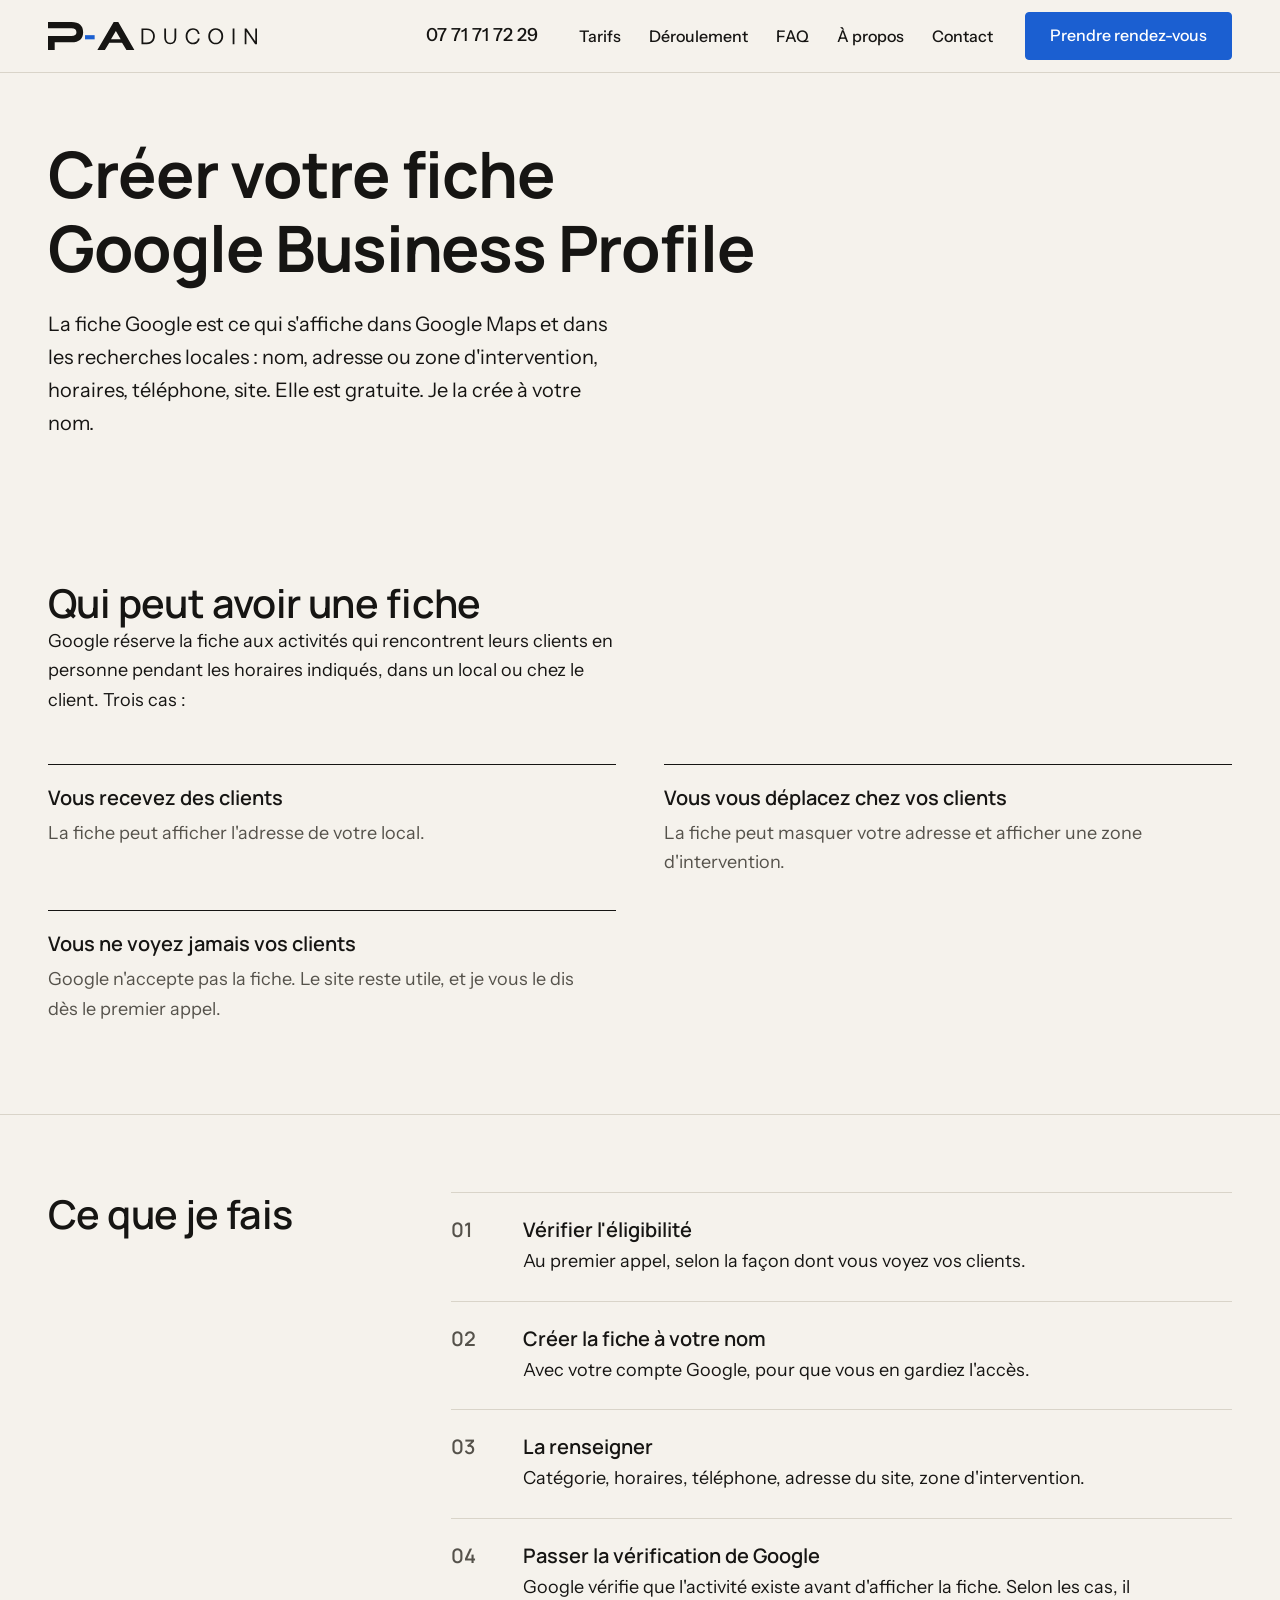
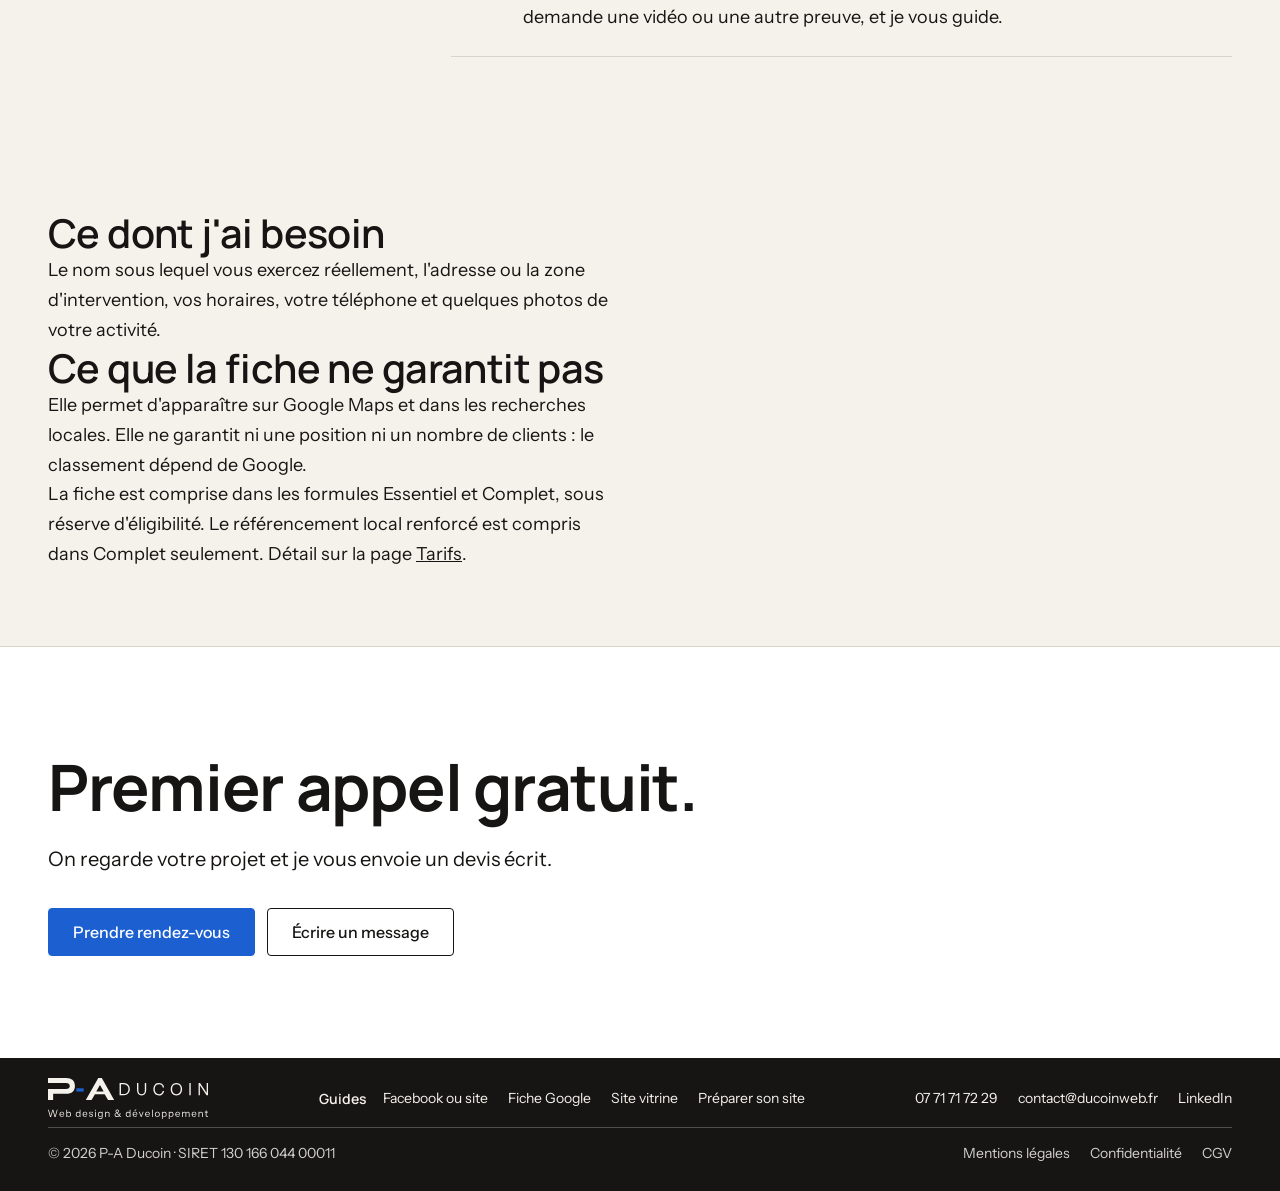
<file: fiche-google-business-profile.html>
<!DOCTYPE html>
<html lang="fr">
<head>
  <meta charset="utf-8">
  <meta name="viewport" content="width=device-width, initial-scale=1">
  <title>Créer sa fiche Google Business Profile | P-A Ducoin</title>
  <meta name="description" content="Conditions d'éligibilité de Google, informations à préparer et ce que je fais pour créer votre fiche à votre nom. Aucun classement n'est garanti.">
  <link rel="canonical" href="https://www.ducoinweb.fr/fiche-google-business-profile">

  <link rel="icon" href="assets/favicon.svg" type="image/svg+xml">

  <meta property="og:type" content="website">
  <meta property="og:locale" content="fr_FR">
  <meta property="og:title" content="Créer sa fiche Google Business Profile | P-A Ducoin">
  <meta property="og:description" content="Conditions d'éligibilité de Google, informations à préparer et ce que je fais pour créer votre fiche à votre nom.">
  <meta property="og:url" content="https://www.ducoinweb.fr/fiche-google-business-profile">
  <meta property="og:image" content="https://www.ducoinweb.fr/assets/og-image.png">
  <meta name="twitter:card" content="summary_large_image">

  <link rel="preload" href="assets/fonts/manrope-latin-700-normal.woff2" as="font" type="font/woff2" crossorigin>
  <link rel="preload" href="assets/fonts/manrope-latin-600-normal.woff2" as="font" type="font/woff2" crossorigin>
  <link rel="preload" href="assets/fonts/instrument-sans-latin-400-normal.woff2" as="font" type="font/woff2" crossorigin>
  <link rel="preload" href="assets/fonts/instrument-sans-latin-500-normal.woff2" as="font" type="font/woff2" crossorigin>
  <link rel="stylesheet" href="css/style.css">
  <script>document.documentElement.classList.add('js');</script>
</head>
<body>
  <a class="skip-link" href="#main">Aller au contenu</a>

  <div class="page-wrapper">

    <!-- En-tête -->
    <header class="nav_component">
      <div class="nav_bar padding-global">
        <div class="container-large nav_container">
          <a class="nav_logo-link" href="/">
            <img class="nav_logo" src="assets/logo-header.svg" alt="P-A Ducoin, retour à l'accueil" width="209" height="28" fetchpriority="high">
          </a>
          <a class="nav_phone" href="tel:+33771717229" aria-label="Appeler le 07 71 71 72 29">
            <svg class="nav_phone-icon" aria-hidden="true" focusable="false" width="20" height="20" viewBox="0 0 24 24" fill="none" stroke="currentColor" stroke-width="2" stroke-linecap="round" stroke-linejoin="round"><path d="M22 16.92v3a2 2 0 0 1-2.18 2 19.79 19.79 0 0 1-8.63-3.07 19.5 19.5 0 0 1-6-6 19.79 19.79 0 0 1-3.07-8.67A2 2 0 0 1 4.11 2h3a2 2 0 0 1 2 1.72 12.84 12.84 0 0 0 .7 2.81 2 2 0 0 1-.45 2.11L8.09 9.91a16 16 0 0 0 6 6l1.27-1.27a2 2 0 0 1 2.11-.45 12.84 12.84 0 0 0 2.81.7A2 2 0 0 1 22 16.92z"/></svg>
            <span class="nav_phone-text">07 71 71 72 29</span>
          </a>
          <button class="nav_button" type="button" aria-expanded="false" aria-controls="nav-menu">Menu</button>
          <nav class="nav_menu" id="nav-menu" aria-label="Navigation principale">
            <ul class="nav_list">
              <li><a class="nav_link" href="/tarifs">Tarifs</a></li>
              <li><a class="nav_link" href="/deroulement">Déroulement</a></li>
              <li><a class="nav_link" href="/faq">FAQ</a></li>
              <li><a class="nav_link" href="/a-propos">À propos</a></li>
              <li><a class="nav_link" href="/contact">Contact</a></li>
            </ul>
            <a class="button" href="/contact#rendez-vous">Prendre rendez-vous</a>
          </nav>
        </div>
      </div>
    </header>

    <main id="main" class="main-wrapper">

      <section class="section_page-header">
        <div class="padding-global">
          <div class="container-large">
            <div class="padding-section-hero">
              <h1 class="heading-style-h1">Créer votre fiche Google Business Profile</h1>
              <p class="text-size-large max-width-medium page-header_text">La fiche Google est ce qui s'affiche dans Google Maps et dans les recherches locales&nbsp;: nom, adresse ou zone d'intervention, horaires, téléphone, site. Elle est gratuite. Je la crée à votre nom.</p>
            </div>
          </div>
        </div>
      </section>

      <section class="section_why">
        <div class="padding-global">
          <div class="container-large">
            <div class="padding-section-medium">
              <h2 class="heading-style-h2">Qui peut avoir une fiche</h2>
              <p class="max-width-medium">Google réserve la fiche aux activités qui rencontrent leurs clients en personne pendant les horaires indiqués, dans un local ou chez le client. Trois cas&nbsp;:</p>
              <dl class="why_list">
                <div class="why_item">
                  <dt class="heading-style-h4">Vous recevez des clients</dt>
                  <dd>La fiche peut afficher l'adresse de votre local.</dd>
                </div>
                <div class="why_item">
                  <dt class="heading-style-h4">Vous vous déplacez chez vos clients</dt>
                  <dd>La fiche peut masquer votre adresse et afficher une zone d'intervention.</dd>
                </div>
                <div class="why_item">
                  <dt class="heading-style-h4">Vous ne voyez jamais vos clients</dt>
                  <dd>Google n'accepte pas la fiche. Le site reste utile, et je vous le dis dès le premier appel.</dd>
                </div>
              </dl>
            </div>
          </div>
        </div>
      </section>

      <section class="section_process">
        <div class="padding-global">
          <div class="container-large">
            <div class="padding-section-small">
              <div class="process_layout">
                <div class="process_heading">
                  <h2 class="heading-style-h2">Ce que je fais</h2>
                </div>
                <ol class="process_list">
                  <li class="process_step">
                    <h3 class="heading-style-h4">Vérifier l'éligibilité</h3>
                    <p>Au premier appel, selon la façon dont vous voyez vos clients.</p>
                  </li>
                  <li class="process_step">
                    <h3 class="heading-style-h4">Créer la fiche à votre nom</h3>
                    <p>Avec votre compte Google, pour que vous en gardiez l'accès.</p>
                  </li>
                  <li class="process_step">
                    <h3 class="heading-style-h4">La renseigner</h3>
                    <p>Catégorie, horaires, téléphone, adresse du site, zone d'intervention.</p>
                  </li>
                  <li class="process_step">
                    <h3 class="heading-style-h4">Passer la vérification de Google</h3>
                    <p>Google vérifie que l'activité existe avant d'afficher la fiche. Selon les cas, il demande une vidéo ou une autre preuve, et je vous guide.</p>
                  </li>
                </ol>
              </div>
            </div>
          </div>
        </div>
      </section>

      <section class="section_why">
        <div class="padding-global">
          <div class="container-large">
            <div class="padding-section-small">
              <h2 class="heading-style-h2">Ce dont j'ai besoin</h2>
              <p class="max-width-medium">Le nom sous lequel vous exercez réellement, l'adresse ou la zone d'intervention, vos horaires, votre téléphone et quelques photos de votre activité.</p>
              <h2 class="heading-style-h2">Ce que la fiche ne garantit pas</h2>
              <p class="max-width-medium">Elle permet d'apparaître sur Google Maps et dans les recherches locales. Elle ne garantit ni une position ni un nombre de clients&nbsp;: le classement dépend de Google.</p>
              <p class="max-width-medium">La fiche est comprise dans les formules Essentiel et Complet, sous réserve d'éligibilité. Le référencement local renforcé est compris dans Complet seulement. Détail sur la page <a href="/tarifs">Tarifs</a>.</p>
            </div>
          </div>
        </div>
      </section>

<!-- CTA final -->
      <section id="rendez-vous" class="section_cta background-color-surface">
        <div class="padding-global">
          <div class="container-large">
            <div class="padding-section-large">
              <h2 class="heading-style-h1">Premier appel gratuit.</h2>
              <p class="text-size-large max-width-medium">On regarde votre projet et je vous envoie un devis écrit.</p>
              <div class="button-group">
                <a class="button" href="/contact#rendez-vous">Prendre rendez-vous</a>
                <a class="button is-secondary" href="/contact#message">Écrire un message</a>
              </div>
            </div>
          </div>
        </div>
      </section>
    </main>

    <!-- Pied de page -->
    <footer class="footer_component background-color-dark">
      <div class="padding-global">
        <div class="container-large">
          <div class="footer_layout">
            <img class="footer_logo" src="assets/logo-footer.svg" alt="P-A Ducoin, web design et développement" width="160" height="40" loading="lazy" decoding="async">
            <nav class="footer_nav" aria-label="Guides">
              <span class="footer_title">Guides</span>
              <ul class="footer_list">
                <li><a class="footer_link" href="/facebook-ou-site-internet">Facebook ou site</a></li>
                <li><a class="footer_link" href="/fiche-google-business-profile">Fiche Google</a></li>
                <li><a class="footer_link" href="/qu-est-ce-qu-un-site-vitrine">Site vitrine</a></li>
                <li><a class="footer_link" href="/preparer-son-site">Préparer son site</a></li>
              </ul>
            </nav>
            <ul class="footer_list">
              <li><a class="footer_link" href="tel:+33771717229">07 71 71 72 29</a></li>
              <li><a class="footer_link" href="mailto:contact@ducoinweb.fr">contact@ducoinweb.fr</a></li>
              <li><a class="footer_link" href="https://www.linkedin.com/in/pierre-antton-ducoin" rel="noopener">LinkedIn</a></li>
            </ul>
          </div>
          <div class="footer_bottom">
            <p class="text-size-small">© 2026 P-A Ducoin · SIRET 130 166 044 00011</p>
            <nav aria-label="Informations légales">
              <ul class="footer_list">
                <li><a class="footer_link" href="/mentions-legales">Mentions légales</a></li>
                <li><a class="footer_link" href="/confidentialite">Confidentialité</a></li>
                <li><a class="footer_link" href="/cgv">CGV</a></li>
              </ul>
            </nav>
          </div>
        </div>
      </div>
    </footer>

  </div>

  <script src="js/main.js" defer></script>
</body>
</html>
</file>
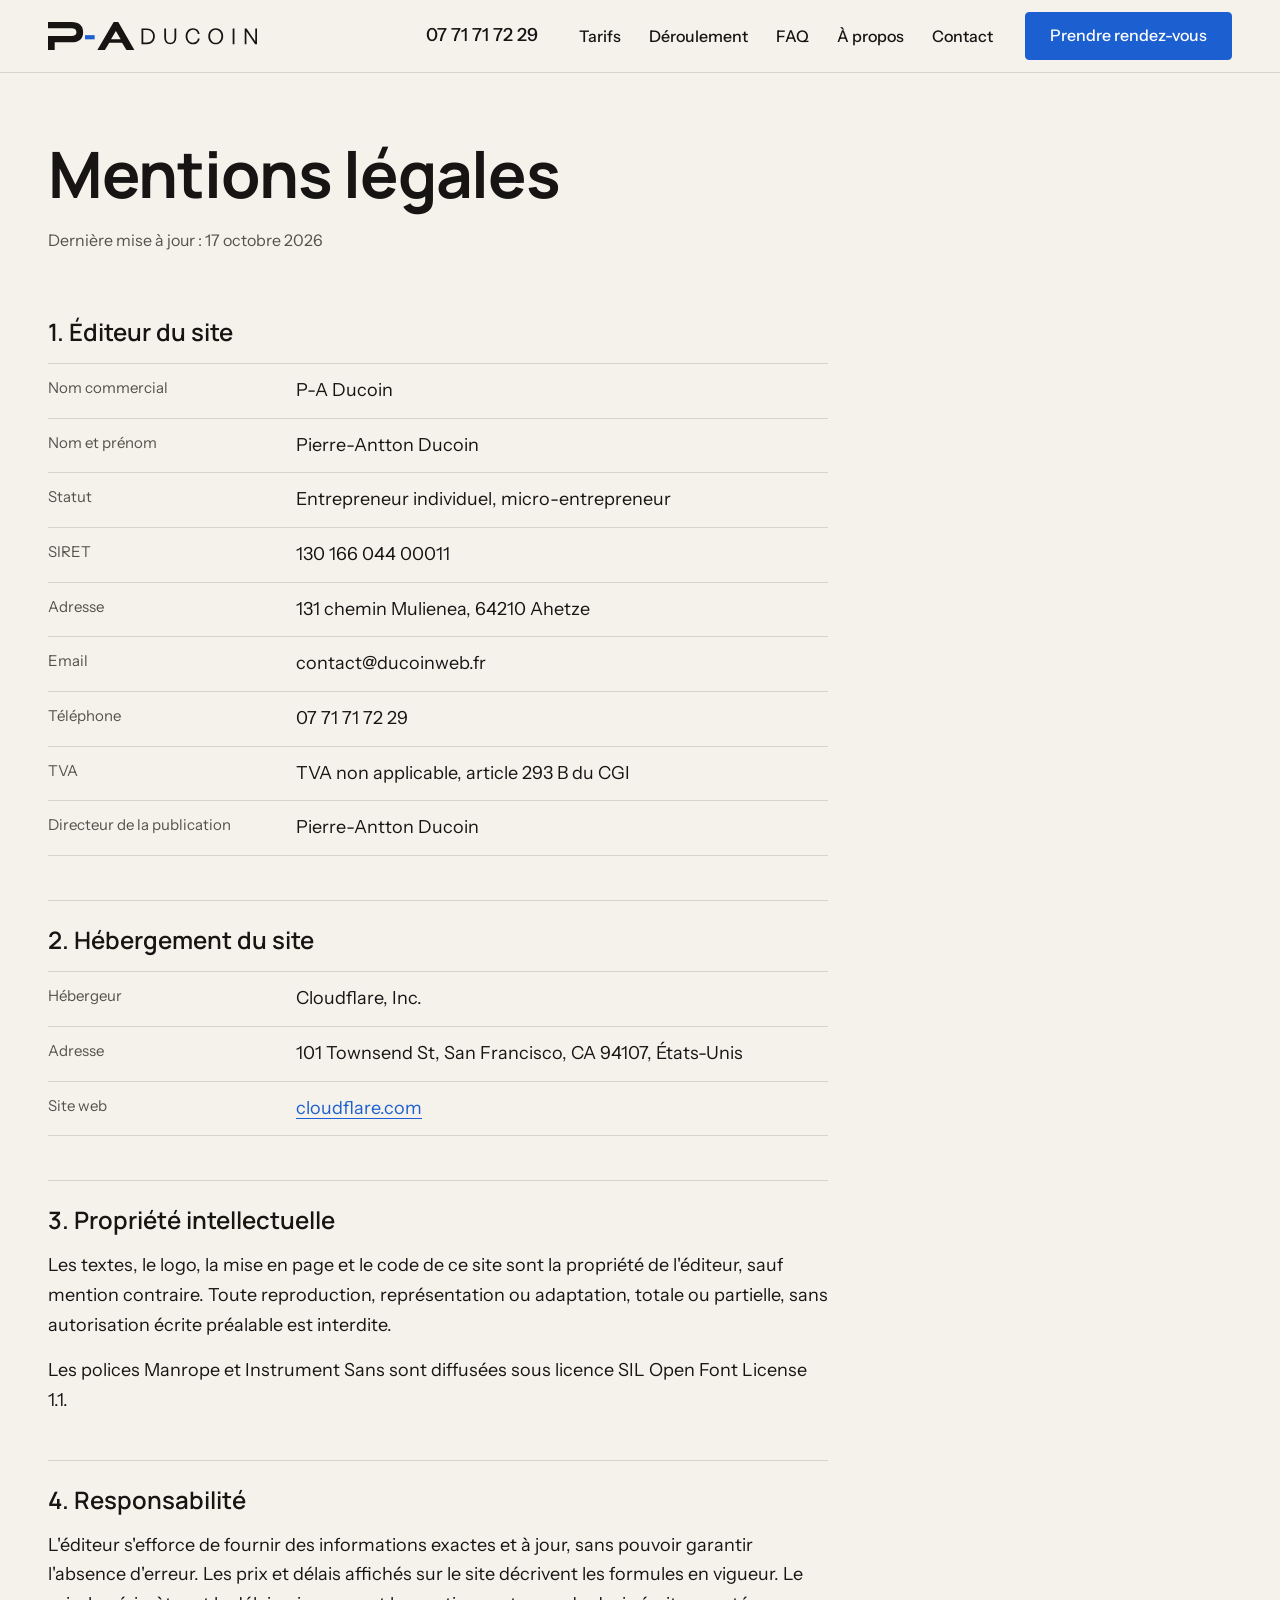
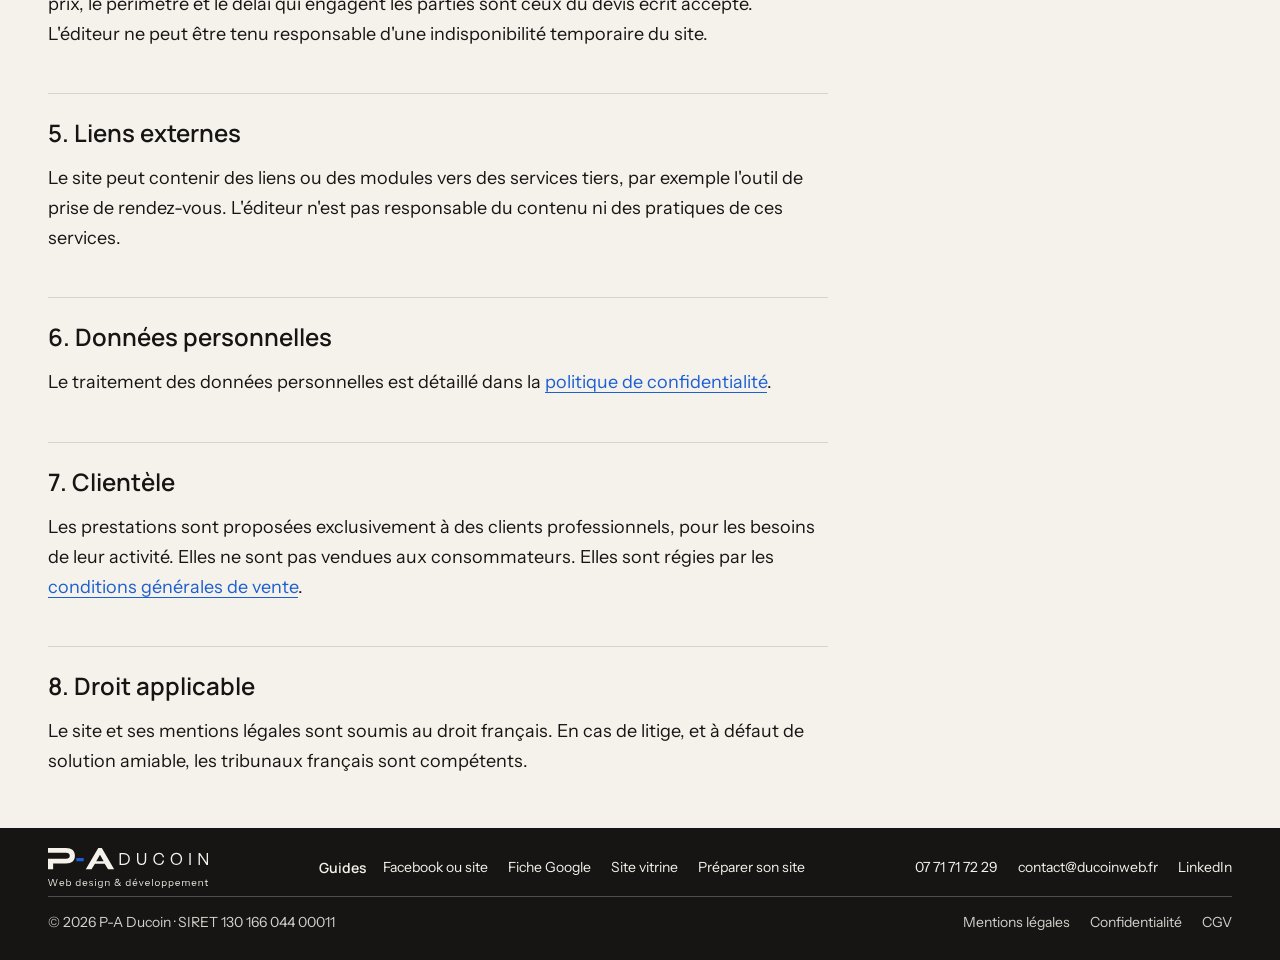
<file: mentions-legales.html>
<!DOCTYPE html>
<html lang="fr">
<head>
  <meta charset="utf-8">
  <meta name="viewport" content="width=device-width, initial-scale=1">
  <title>Mentions légales | P-A Ducoin</title>
  <meta name="description" content="Mentions légales du site de P-A Ducoin, création de sites vitrines.">
  <link rel="canonical" href="https://www.ducoinweb.fr/mentions-legales">
  <meta property="og:url" content="https://www.ducoinweb.fr/mentions-legales">
  <meta property="og:type" content="website">
  <meta property="og:locale" content="fr_FR">
  <meta property="og:title" content="Mentions légales | P-A Ducoin">
  <meta property="og:description" content="Mentions légales du site de P-A Ducoin, création de sites vitrines.">
  <meta property="og:image" content="https://www.ducoinweb.fr/assets/og-image.png">
  <meta name="twitter:card" content="summary_large_image">
  <link rel="icon" href="assets/favicon.svg" type="image/svg+xml">
  <link rel="preload" href="assets/fonts/manrope-latin-700-normal.woff2" as="font" type="font/woff2" crossorigin>
  <link rel="preload" href="assets/fonts/manrope-latin-600-normal.woff2" as="font" type="font/woff2" crossorigin>
  <link rel="preload" href="assets/fonts/instrument-sans-latin-400-normal.woff2" as="font" type="font/woff2" crossorigin>
  <link rel="preload" href="assets/fonts/instrument-sans-latin-500-normal.woff2" as="font" type="font/woff2" crossorigin>
  <link rel="stylesheet" href="css/style.css">
  <script>document.documentElement.classList.add('js');</script>
</head>
<body>
  <a class="skip-link" href="#main">Aller au contenu</a>

  <div class="page-wrapper">

    <!-- En-tête -->
    <header class="nav_component">
      <div class="nav_bar padding-global">
        <div class="container-large nav_container">
          <a class="nav_logo-link" href="/">
            <img class="nav_logo" src="assets/logo-header.svg" alt="P-A Ducoin, retour à l'accueil" width="209" height="28" fetchpriority="high">
          </a>
          <a class="nav_phone" href="tel:+33771717229" aria-label="Appeler le 07 71 71 72 29">
            <svg class="nav_phone-icon" aria-hidden="true" focusable="false" width="20" height="20" viewBox="0 0 24 24" fill="none" stroke="currentColor" stroke-width="2" stroke-linecap="round" stroke-linejoin="round"><path d="M22 16.92v3a2 2 0 0 1-2.18 2 19.79 19.79 0 0 1-8.63-3.07 19.5 19.5 0 0 1-6-6 19.79 19.79 0 0 1-3.07-8.67A2 2 0 0 1 4.11 2h3a2 2 0 0 1 2 1.72 12.84 12.84 0 0 0 .7 2.81 2 2 0 0 1-.45 2.11L8.09 9.91a16 16 0 0 0 6 6l1.27-1.27a2 2 0 0 1 2.11-.45 12.84 12.84 0 0 0 2.81.7A2 2 0 0 1 22 16.92z"/></svg>
            <span class="nav_phone-text">07 71 71 72 29</span>
          </a>
          <button class="nav_button" type="button" aria-expanded="false" aria-controls="nav-menu">Menu</button>
          <nav class="nav_menu" id="nav-menu" aria-label="Navigation principale">
            <ul class="nav_list">
              <li><a class="nav_link" href="/tarifs">Tarifs</a></li>
              <li><a class="nav_link" href="/deroulement">Déroulement</a></li>
              <li><a class="nav_link" href="/faq">FAQ</a></li>
              <li><a class="nav_link" href="/a-propos">À propos</a></li>
              <li><a class="nav_link" href="/contact">Contact</a></li>
            </ul>
            <a class="button" href="/contact#rendez-vous">Prendre rendez-vous</a>
          </nav>
        </div>
      </div>
    </header>

    <main id="main" class="main-wrapper">
      <section class="section_legal">
        <div class="padding-global">
          <div class="container-large">
            <div class="padding-section-hero">
              <h1 class="heading-style-h1">Mentions légales</h1>
              <p class="text-color-secondary legal_updated">Dernière mise à jour : 17 octobre 2026</p>

              <div class="legal_content">

                <h2 class="heading-style-h3">1. Éditeur du site</h2>
                <dl class="legal_info">
                  <div><dt>Nom commercial</dt><dd>P-A Ducoin</dd></div>
                  <div><dt>Nom et prénom</dt><dd>Pierre-Antton Ducoin</dd></div>
                  <div><dt>Statut</dt><dd>Entrepreneur individuel, micro-entrepreneur</dd></div>
                  <div><dt>SIRET</dt><dd>130 166 044 00011</dd></div>
                  <div><dt>Adresse</dt><dd>131 chemin Mulienea, 64210 Ahetze</dd></div>
                  <div><dt>Email</dt><dd>contact@ducoinweb.fr</dd></div>
                  <div><dt>Téléphone</dt><dd>07 71 71 72 29</dd></div>
                  <div><dt>TVA</dt><dd>TVA non applicable, article 293 B du CGI</dd></div>
                  <div><dt>Directeur de la publication</dt><dd>Pierre-Antton Ducoin</dd></div>
                </dl>

                <h2 class="heading-style-h3">2. Hébergement du site</h2>
                <dl class="legal_info">
                  <div><dt>Hébergeur</dt><dd>Cloudflare, Inc.</dd></div>
                  <div><dt>Adresse</dt><dd>101 Townsend St, San Francisco, CA 94107, États-Unis</dd></div>
                  <div><dt>Site web</dt><dd><a class="text-link" href="https://www.cloudflare.com">cloudflare.com</a></dd></div>
                </dl>

                <h2 class="heading-style-h3">3. Propriété intellectuelle</h2>
                <p>Les textes, le logo, la mise en page et le code de ce site sont la propriété de l'éditeur, sauf mention contraire. Toute reproduction, représentation ou adaptation, totale ou partielle, sans autorisation écrite préalable est interdite.</p>
                <p>Les polices Manrope et Instrument Sans sont diffusées sous licence SIL Open Font License 1.1.</p>

                <h2 class="heading-style-h3">4. Responsabilité</h2>
                <p>L'éditeur s'efforce de fournir des informations exactes et à jour, sans pouvoir garantir l'absence d'erreur. Les prix et délais affichés sur le site décrivent les formules en vigueur. Le prix, le périmètre et le délai qui engagent les parties sont ceux du devis écrit accepté. L'éditeur ne peut être tenu responsable d'une indisponibilité temporaire du site.</p>

                <h2 class="heading-style-h3">5. Liens externes</h2>
                <p>Le site peut contenir des liens ou des modules vers des services tiers, par exemple l'outil de prise de rendez-vous. L'éditeur n'est pas responsable du contenu ni des pratiques de ces services.</p>

                <h2 class="heading-style-h3">6. Données personnelles</h2>
                <p>Le traitement des données personnelles est détaillé dans la <a class="text-link" href="/confidentialite">politique de confidentialité</a>.</p>

                <h2 class="heading-style-h3">7. Clientèle</h2>
                <p>Les prestations sont proposées exclusivement à des clients professionnels, pour les besoins de leur activité. Elles ne sont pas vendues aux consommateurs. Elles sont régies par les <a class="text-link" href="/cgv">conditions générales de vente</a>.</p>

                <h2 class="heading-style-h3">8. Droit applicable</h2>
                <p>Le site et ses mentions légales sont soumis au droit français. En cas de litige, et à défaut de solution amiable, les tribunaux français sont compétents.</p>

              </div>
            </div>
          </div>
        </div>
      </section>
    </main>

    <!-- Pied de page -->
    <footer class="footer_component background-color-dark">
      <div class="padding-global">
        <div class="container-large">
          <div class="footer_layout">
            <img class="footer_logo" src="assets/logo-footer.svg" alt="P-A Ducoin, web design et développement" width="160" height="40" loading="lazy" decoding="async">
            <nav class="footer_nav" aria-label="Guides">
              <span class="footer_title">Guides</span>
              <ul class="footer_list">
                <li><a class="footer_link" href="/facebook-ou-site-internet">Facebook ou site</a></li>
                <li><a class="footer_link" href="/fiche-google-business-profile">Fiche Google</a></li>
                <li><a class="footer_link" href="/qu-est-ce-qu-un-site-vitrine">Site vitrine</a></li>
                <li><a class="footer_link" href="/preparer-son-site">Préparer son site</a></li>
              </ul>
            </nav>
            <ul class="footer_list">
              <li><a class="footer_link" href="tel:+33771717229">07 71 71 72 29</a></li>
              <li><a class="footer_link" href="mailto:contact@ducoinweb.fr">contact@ducoinweb.fr</a></li>
              <li><a class="footer_link" href="https://www.linkedin.com/in/pierre-antton-ducoin" rel="noopener">LinkedIn</a></li>
            </ul>
          </div>
          <div class="footer_bottom">
            <p class="text-size-small">© 2026 P-A Ducoin · SIRET 130 166 044 00011</p>
            <nav aria-label="Informations légales">
              <ul class="footer_list">
                <li><a class="footer_link" href="/mentions-legales">Mentions légales</a></li>
                <li><a class="footer_link" href="/confidentialite">Confidentialité</a></li>
                <li><a class="footer_link" href="/cgv">CGV</a></li>
              </ul>
            </nav>
          </div>
        </div>
      </div>
    </footer>

  </div>

  <script src="js/main.js" defer></script>
</body>
</html>
</file>
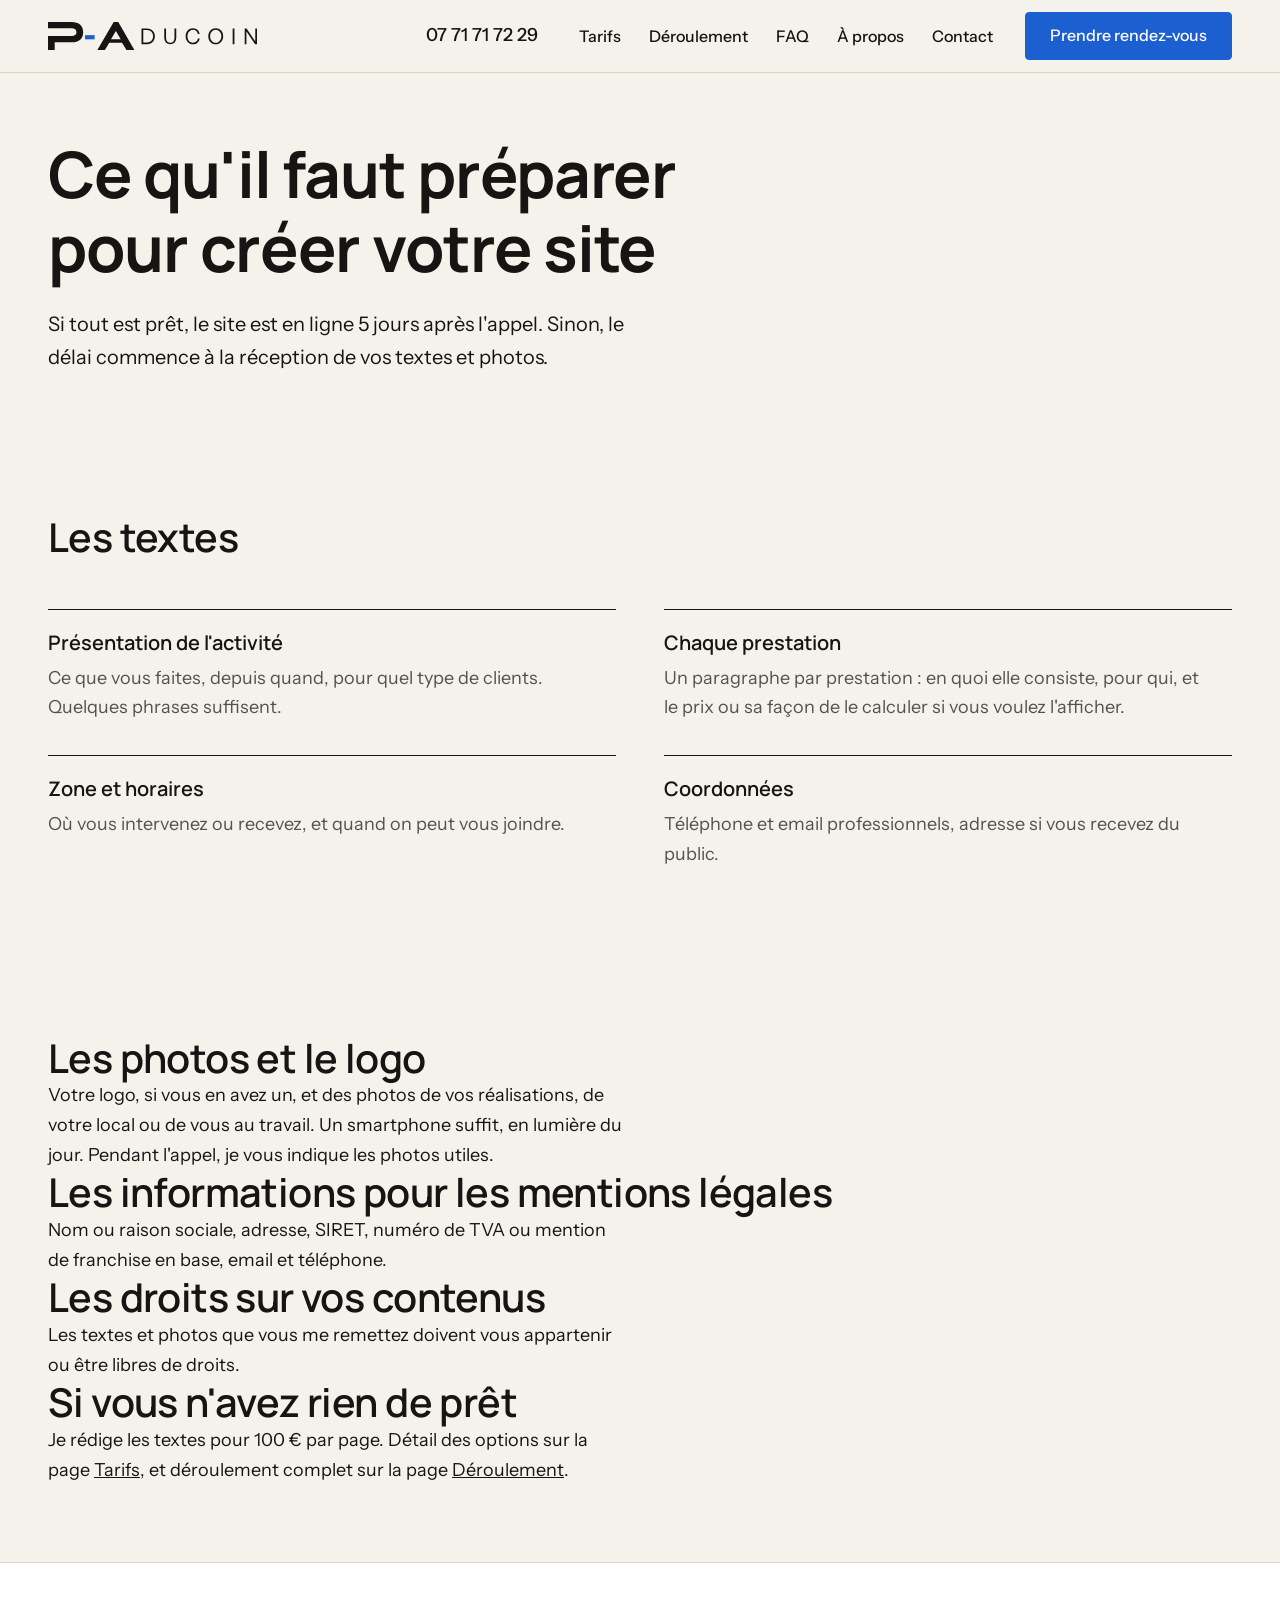
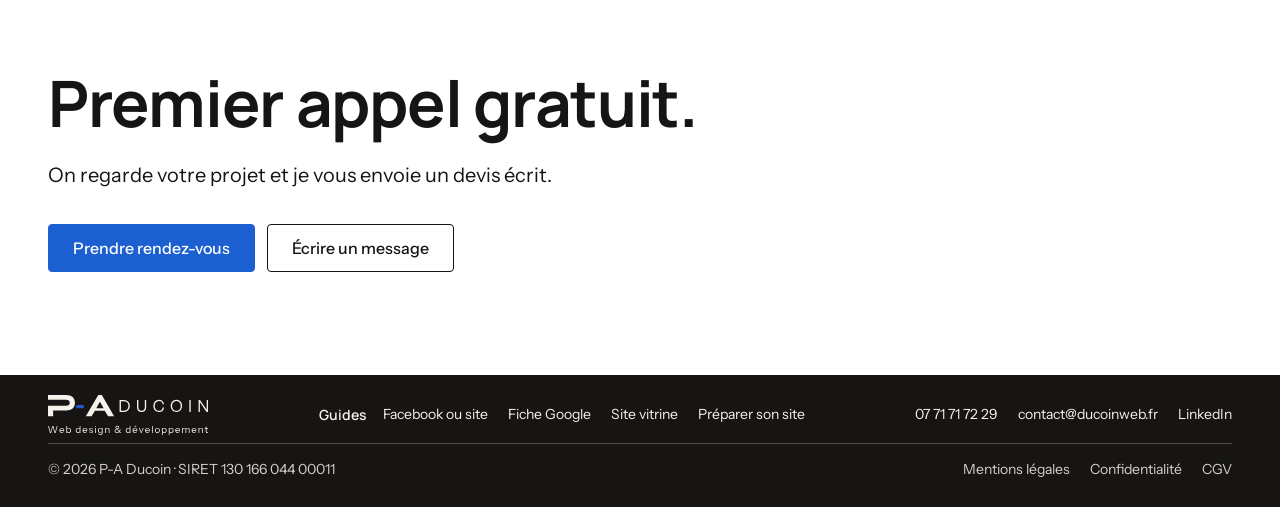
<file: preparer-son-site.html>
<!DOCTYPE html>
<html lang="fr">
<head>
  <meta charset="utf-8">
  <meta name="viewport" content="width=device-width, initial-scale=1">
  <title>Textes et photos à préparer pour votre site | P-A Ducoin</title>
  <meta name="description" content="Textes, photos et informations à me remettre pour lancer le délai de 5 jours : activité, prestations, coordonnées, SIRET, droits d'usage.">
  <link rel="canonical" href="https://www.ducoinweb.fr/preparer-son-site">

  <link rel="icon" href="assets/favicon.svg" type="image/svg+xml">

  <meta property="og:type" content="website">
  <meta property="og:locale" content="fr_FR">
  <meta property="og:title" content="Textes et photos à préparer pour votre site | P-A Ducoin">
  <meta property="og:description" content="Textes, photos et informations à me remettre pour lancer le délai de 5 jours : activité, prestations, coordonnées, SIRET, droits d'usage.">
  <meta property="og:url" content="https://www.ducoinweb.fr/preparer-son-site">
  <meta property="og:image" content="https://www.ducoinweb.fr/assets/og-image.png">
  <meta name="twitter:card" content="summary_large_image">

  <link rel="preload" href="assets/fonts/manrope-latin-700-normal.woff2" as="font" type="font/woff2" crossorigin>
  <link rel="preload" href="assets/fonts/manrope-latin-600-normal.woff2" as="font" type="font/woff2" crossorigin>
  <link rel="preload" href="assets/fonts/instrument-sans-latin-400-normal.woff2" as="font" type="font/woff2" crossorigin>
  <link rel="preload" href="assets/fonts/instrument-sans-latin-500-normal.woff2" as="font" type="font/woff2" crossorigin>
  <link rel="stylesheet" href="css/style.css">
  <script>document.documentElement.classList.add('js');</script>
</head>
<body>
  <a class="skip-link" href="#main">Aller au contenu</a>

  <div class="page-wrapper">

    <!-- En-tête -->
    <header class="nav_component">
      <div class="nav_bar padding-global">
        <div class="container-large nav_container">
          <a class="nav_logo-link" href="/">
            <img class="nav_logo" src="assets/logo-header.svg" alt="P-A Ducoin, retour à l'accueil" width="209" height="28" fetchpriority="high">
          </a>
          <a class="nav_phone" href="tel:+33771717229" aria-label="Appeler le 07 71 71 72 29">
            <svg class="nav_phone-icon" aria-hidden="true" focusable="false" width="20" height="20" viewBox="0 0 24 24" fill="none" stroke="currentColor" stroke-width="2" stroke-linecap="round" stroke-linejoin="round"><path d="M22 16.92v3a2 2 0 0 1-2.18 2 19.79 19.79 0 0 1-8.63-3.07 19.5 19.5 0 0 1-6-6 19.79 19.79 0 0 1-3.07-8.67A2 2 0 0 1 4.11 2h3a2 2 0 0 1 2 1.72 12.84 12.84 0 0 0 .7 2.81 2 2 0 0 1-.45 2.11L8.09 9.91a16 16 0 0 0 6 6l1.27-1.27a2 2 0 0 1 2.11-.45 12.84 12.84 0 0 0 2.81.7A2 2 0 0 1 22 16.92z"/></svg>
            <span class="nav_phone-text">07 71 71 72 29</span>
          </a>
          <button class="nav_button" type="button" aria-expanded="false" aria-controls="nav-menu">Menu</button>
          <nav class="nav_menu" id="nav-menu" aria-label="Navigation principale">
            <ul class="nav_list">
              <li><a class="nav_link" href="/tarifs">Tarifs</a></li>
              <li><a class="nav_link" href="/deroulement">Déroulement</a></li>
              <li><a class="nav_link" href="/faq">FAQ</a></li>
              <li><a class="nav_link" href="/a-propos">À propos</a></li>
              <li><a class="nav_link" href="/contact">Contact</a></li>
            </ul>
            <a class="button" href="/contact#rendez-vous">Prendre rendez-vous</a>
          </nav>
        </div>
      </div>
    </header>

    <main id="main" class="main-wrapper">

      <section class="section_page-header">
        <div class="padding-global">
          <div class="container-large">
            <div class="padding-section-hero">
              <h1 class="heading-style-h1">Ce qu'il faut préparer pour créer votre site</h1>
              <p class="text-size-large max-width-medium page-header_text">Si tout est prêt, le site est en ligne 5 jours après l'appel. Sinon, le délai commence à la réception de vos textes et photos.</p>
            </div>
          </div>
        </div>
      </section>

      <section class="section_why">
        <div class="padding-global">
          <div class="container-large">
            <div class="padding-section-medium">
              <h2 class="heading-style-h2">Les textes</h2>
              <dl class="why_list">
                <div class="why_item">
                  <dt class="heading-style-h4">Présentation de l'activité</dt>
                  <dd>Ce que vous faites, depuis quand, pour quel type de clients. Quelques phrases suffisent.</dd>
                </div>
                <div class="why_item">
                  <dt class="heading-style-h4">Chaque prestation</dt>
                  <dd>Un paragraphe par prestation&nbsp;: en quoi elle consiste, pour qui, et le prix ou sa façon de le calculer si vous voulez l'afficher.</dd>
                </div>
                <div class="why_item">
                  <dt class="heading-style-h4">Zone et horaires</dt>
                  <dd>Où vous intervenez ou recevez, et quand on peut vous joindre.</dd>
                </div>
                <div class="why_item">
                  <dt class="heading-style-h4">Coordonnées</dt>
                  <dd>Téléphone et email professionnels, adresse si vous recevez du public.</dd>
                </div>
              </dl>
            </div>
          </div>
        </div>
      </section>

      <section class="section_why">
        <div class="padding-global">
          <div class="container-large">
            <div class="padding-section-small">
              <h2 class="heading-style-h2">Les photos et le logo</h2>
              <p class="max-width-medium">Votre logo, si vous en avez un, et des photos de vos réalisations, de votre local ou de vous au travail. Un smartphone suffit, en lumière du jour. Pendant l'appel, je vous indique les photos utiles.</p>
              <h2 class="heading-style-h2">Les informations pour les mentions légales</h2>
              <p class="max-width-medium">Nom ou raison sociale, adresse, SIRET, numéro de TVA ou mention de franchise en base, email et téléphone.</p>
              <h2 class="heading-style-h2">Les droits sur vos contenus</h2>
              <p class="max-width-medium">Les textes et photos que vous me remettez doivent vous appartenir ou être libres de droits.</p>
              <h2 class="heading-style-h2">Si vous n'avez rien de prêt</h2>
              <p class="max-width-medium">Je rédige les textes pour 100&nbsp;€ par page. Détail des options sur la page <a href="/tarifs">Tarifs</a>, et déroulement complet sur la page <a href="/deroulement">Déroulement</a>.</p>
            </div>
          </div>
        </div>
      </section>

<!-- CTA final -->
      <section id="rendez-vous" class="section_cta background-color-surface">
        <div class="padding-global">
          <div class="container-large">
            <div class="padding-section-large">
              <h2 class="heading-style-h1">Premier appel gratuit.</h2>
              <p class="text-size-large max-width-medium">On regarde votre projet et je vous envoie un devis écrit.</p>
              <div class="button-group">
                <a class="button" href="/contact#rendez-vous">Prendre rendez-vous</a>
                <a class="button is-secondary" href="/contact#message">Écrire un message</a>
              </div>
            </div>
          </div>
        </div>
      </section>
    </main>

    <!-- Pied de page -->
    <footer class="footer_component background-color-dark">
      <div class="padding-global">
        <div class="container-large">
          <div class="footer_layout">
            <img class="footer_logo" src="assets/logo-footer.svg" alt="P-A Ducoin, web design et développement" width="160" height="40" loading="lazy" decoding="async">
            <nav class="footer_nav" aria-label="Guides">
              <span class="footer_title">Guides</span>
              <ul class="footer_list">
                <li><a class="footer_link" href="/facebook-ou-site-internet">Facebook ou site</a></li>
                <li><a class="footer_link" href="/fiche-google-business-profile">Fiche Google</a></li>
                <li><a class="footer_link" href="/qu-est-ce-qu-un-site-vitrine">Site vitrine</a></li>
                <li><a class="footer_link" href="/preparer-son-site">Préparer son site</a></li>
              </ul>
            </nav>
            <ul class="footer_list">
              <li><a class="footer_link" href="tel:+33771717229">07 71 71 72 29</a></li>
              <li><a class="footer_link" href="mailto:contact@ducoinweb.fr">contact@ducoinweb.fr</a></li>
              <li><a class="footer_link" href="https://www.linkedin.com/in/pierre-antton-ducoin" rel="noopener">LinkedIn</a></li>
            </ul>
          </div>
          <div class="footer_bottom">
            <p class="text-size-small">© 2026 P-A Ducoin · SIRET 130 166 044 00011</p>
            <nav aria-label="Informations légales">
              <ul class="footer_list">
                <li><a class="footer_link" href="/mentions-legales">Mentions légales</a></li>
                <li><a class="footer_link" href="/confidentialite">Confidentialité</a></li>
                <li><a class="footer_link" href="/cgv">CGV</a></li>
              </ul>
            </nav>
          </div>
        </div>
      </div>
    </footer>

  </div>

  <script src="js/main.js" defer></script>
</body>
</html>
</file>
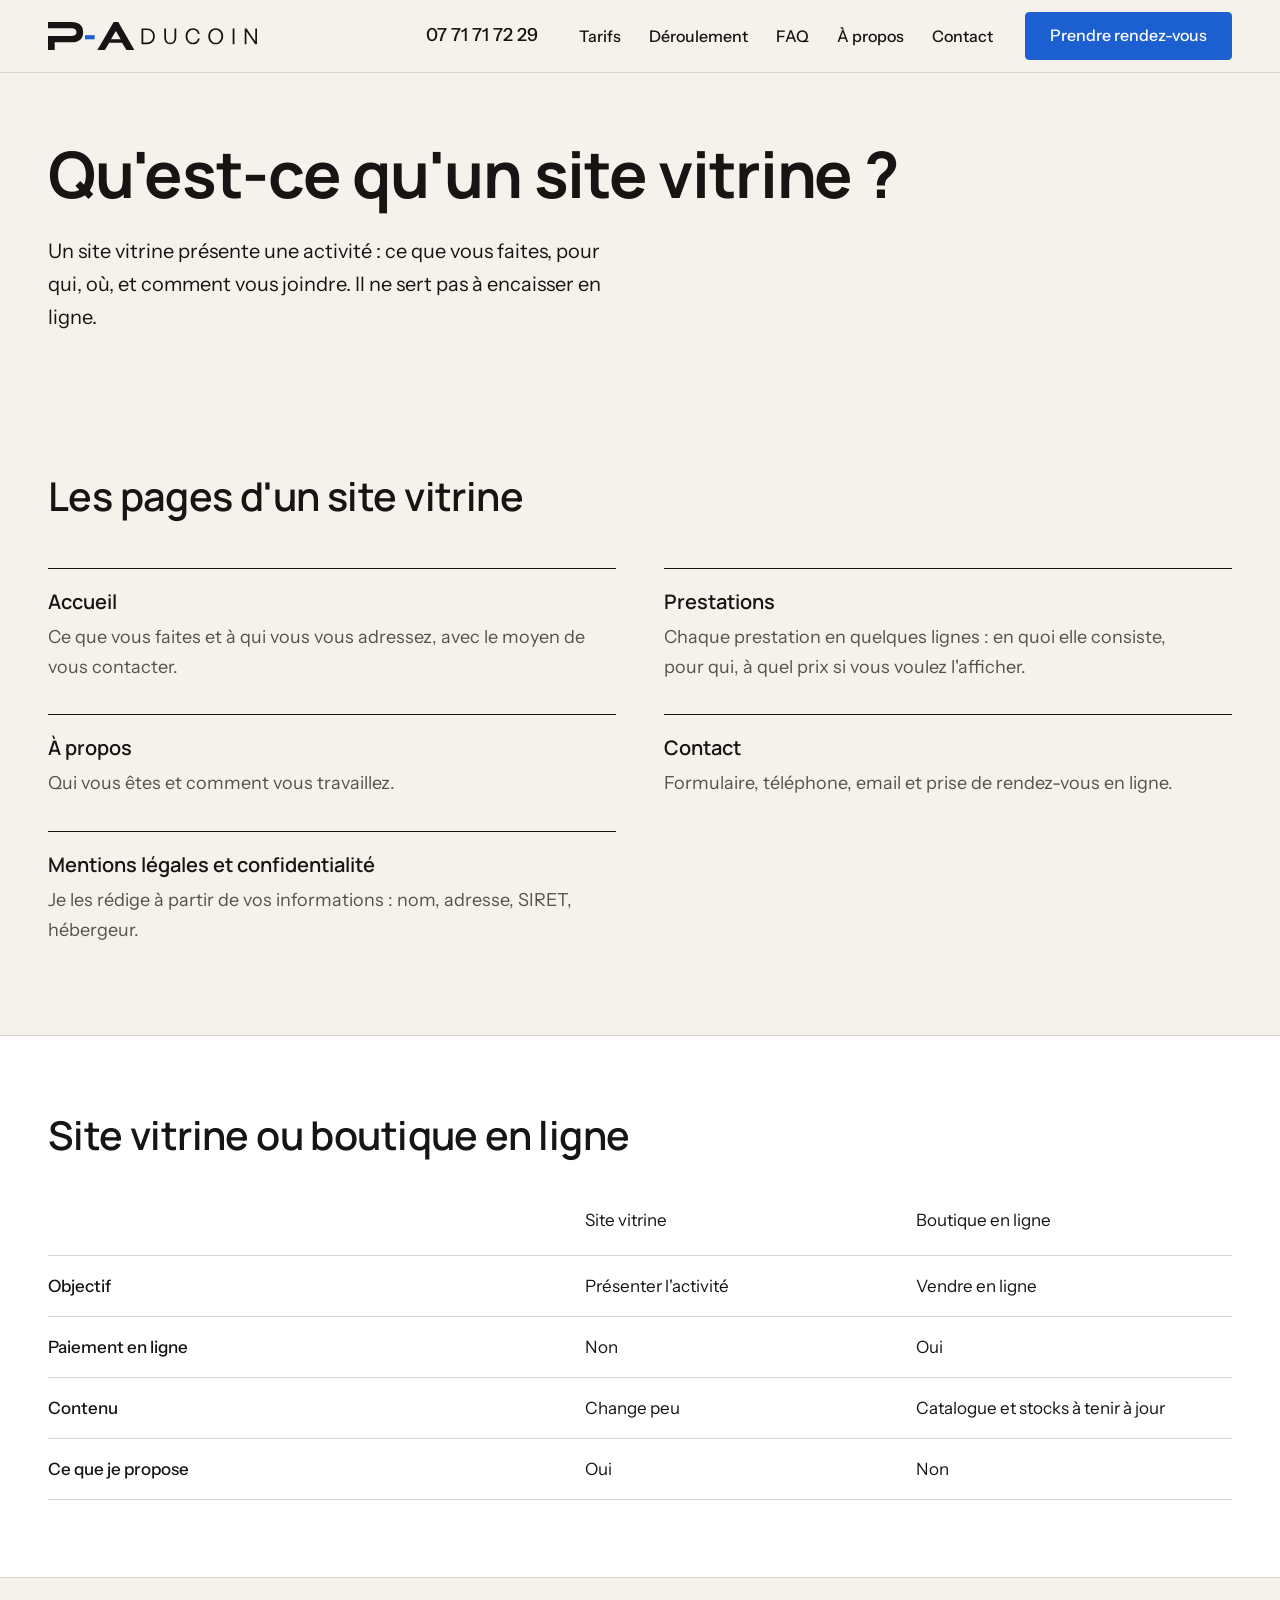
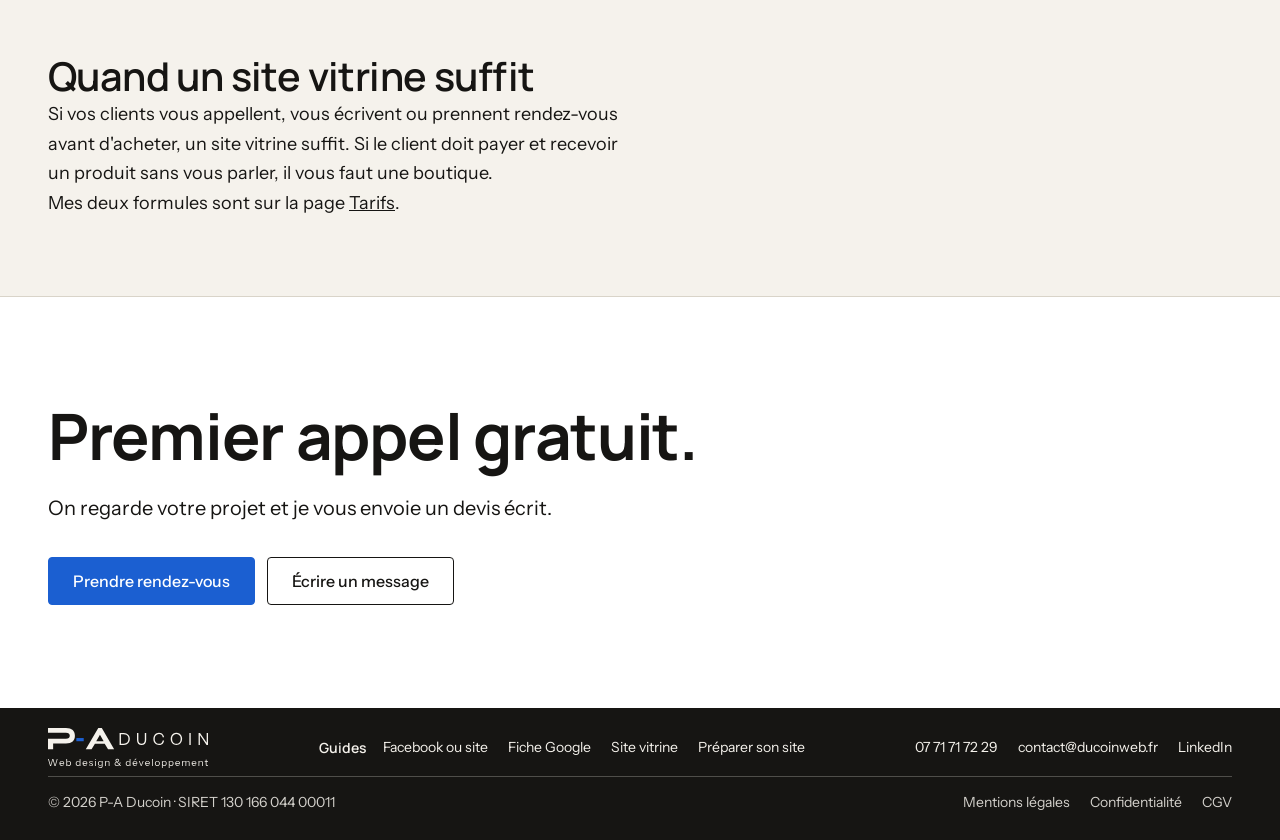
<file: qu-est-ce-qu-un-site-vitrine.html>
<!DOCTYPE html>
<html lang="fr">
<head>
  <meta charset="utf-8">
  <meta name="viewport" content="width=device-width, initial-scale=1">
  <title>Site vitrine : définition et contenu | P-A Ducoin</title>
  <meta name="description" content="Un site vitrine présente une activité sans vente en ligne. Pages types, différence avec une boutique en ligne, cas où il suffit.">
  <link rel="canonical" href="https://www.ducoinweb.fr/qu-est-ce-qu-un-site-vitrine">

  <link rel="icon" href="assets/favicon.svg" type="image/svg+xml">

  <meta property="og:type" content="website">
  <meta property="og:locale" content="fr_FR">
  <meta property="og:title" content="Site vitrine : définition et contenu | P-A Ducoin">
  <meta property="og:description" content="Un site vitrine présente une activité sans vente en ligne. Pages types, différence avec une boutique en ligne, cas où il suffit.">
  <meta property="og:url" content="https://www.ducoinweb.fr/qu-est-ce-qu-un-site-vitrine">
  <meta property="og:image" content="https://www.ducoinweb.fr/assets/og-image.png">
  <meta name="twitter:card" content="summary_large_image">

  <link rel="preload" href="assets/fonts/manrope-latin-700-normal.woff2" as="font" type="font/woff2" crossorigin>
  <link rel="preload" href="assets/fonts/manrope-latin-600-normal.woff2" as="font" type="font/woff2" crossorigin>
  <link rel="preload" href="assets/fonts/instrument-sans-latin-400-normal.woff2" as="font" type="font/woff2" crossorigin>
  <link rel="preload" href="assets/fonts/instrument-sans-latin-500-normal.woff2" as="font" type="font/woff2" crossorigin>
  <link rel="stylesheet" href="css/style.css">
  <script>document.documentElement.classList.add('js');</script>
</head>
<body>
  <a class="skip-link" href="#main">Aller au contenu</a>

  <div class="page-wrapper">

    <!-- En-tête -->
    <header class="nav_component">
      <div class="nav_bar padding-global">
        <div class="container-large nav_container">
          <a class="nav_logo-link" href="/">
            <img class="nav_logo" src="assets/logo-header.svg" alt="P-A Ducoin, retour à l'accueil" width="209" height="28" fetchpriority="high">
          </a>
          <a class="nav_phone" href="tel:+33771717229" aria-label="Appeler le 07 71 71 72 29">
            <svg class="nav_phone-icon" aria-hidden="true" focusable="false" width="20" height="20" viewBox="0 0 24 24" fill="none" stroke="currentColor" stroke-width="2" stroke-linecap="round" stroke-linejoin="round"><path d="M22 16.92v3a2 2 0 0 1-2.18 2 19.79 19.79 0 0 1-8.63-3.07 19.5 19.5 0 0 1-6-6 19.79 19.79 0 0 1-3.07-8.67A2 2 0 0 1 4.11 2h3a2 2 0 0 1 2 1.72 12.84 12.84 0 0 0 .7 2.81 2 2 0 0 1-.45 2.11L8.09 9.91a16 16 0 0 0 6 6l1.27-1.27a2 2 0 0 1 2.11-.45 12.84 12.84 0 0 0 2.81.7A2 2 0 0 1 22 16.92z"/></svg>
            <span class="nav_phone-text">07 71 71 72 29</span>
          </a>
          <button class="nav_button" type="button" aria-expanded="false" aria-controls="nav-menu">Menu</button>
          <nav class="nav_menu" id="nav-menu" aria-label="Navigation principale">
            <ul class="nav_list">
              <li><a class="nav_link" href="/tarifs">Tarifs</a></li>
              <li><a class="nav_link" href="/deroulement">Déroulement</a></li>
              <li><a class="nav_link" href="/faq">FAQ</a></li>
              <li><a class="nav_link" href="/a-propos">À propos</a></li>
              <li><a class="nav_link" href="/contact">Contact</a></li>
            </ul>
            <a class="button" href="/contact#rendez-vous">Prendre rendez-vous</a>
          </nav>
        </div>
      </div>
    </header>

    <main id="main" class="main-wrapper">

      <section class="section_page-header">
        <div class="padding-global">
          <div class="container-large">
            <div class="padding-section-hero">
              <h1 class="heading-style-h1">Qu'est-ce qu'un site vitrine&nbsp;?</h1>
              <p class="text-size-large max-width-medium page-header_text">Un site vitrine présente une activité&nbsp;: ce que vous faites, pour qui, où, et comment vous joindre. Il ne sert pas à encaisser en ligne.</p>
            </div>
          </div>
        </div>
      </section>

      <section class="section_why">
        <div class="padding-global">
          <div class="container-large">
            <div class="padding-section-medium">
              <h2 class="heading-style-h2">Les pages d'un site vitrine</h2>
              <dl class="why_list">
                <div class="why_item">
                  <dt class="heading-style-h4">Accueil</dt>
                  <dd>Ce que vous faites et à qui vous vous adressez, avec le moyen de vous contacter.</dd>
                </div>
                <div class="why_item">
                  <dt class="heading-style-h4">Prestations</dt>
                  <dd>Chaque prestation en quelques lignes&nbsp;: en quoi elle consiste, pour qui, à quel prix si vous voulez l'afficher.</dd>
                </div>
                <div class="why_item">
                  <dt class="heading-style-h4">À propos</dt>
                  <dd>Qui vous êtes et comment vous travaillez.</dd>
                </div>
                <div class="why_item">
                  <dt class="heading-style-h4">Contact</dt>
                  <dd>Formulaire, téléphone, email et prise de rendez-vous en ligne.</dd>
                </div>
                <div class="why_item">
                  <dt class="heading-style-h4">Mentions légales et confidentialité</dt>
                  <dd>Je les rédige à partir de vos informations&nbsp;: nom, adresse, SIRET, hébergeur.</dd>
                </div>
              </dl>
            </div>
          </div>
        </div>
      </section>

      <section class="section_pricing">
        <div class="padding-global">
          <div class="container-large">
            <div class="padding-section-small">
              <h2 class="heading-style-h2">Site vitrine ou boutique en ligne</h2>
              <table class="pricing_table">
                <caption class="visually-hidden">Différences entre un site vitrine et une boutique en ligne</caption>
                <thead>
                  <tr>
                    <td></td>
                    <th scope="col">Site vitrine</th>
                    <th scope="col">Boutique en ligne</th>
                  </tr>
                </thead>
                <tbody>
                  <tr><th scope="row">Objectif</th><td>Présenter l'activité</td><td>Vendre en ligne</td></tr>
                  <tr><th scope="row">Paiement en ligne</th><td>Non</td><td>Oui</td></tr>
                  <tr><th scope="row">Contenu</th><td>Change peu</td><td>Catalogue et stocks à tenir à jour</td></tr>
                  <tr><th scope="row">Ce que je propose</th><td>Oui</td><td>Non</td></tr>
                </tbody>
              </table>
            </div>
          </div>
        </div>
      </section>

      <section class="section_why">
        <div class="padding-global">
          <div class="container-large">
            <div class="padding-section-small">
              <h2 class="heading-style-h2">Quand un site vitrine suffit</h2>
              <p class="max-width-medium">Si vos clients vous appellent, vous écrivent ou prennent rendez-vous avant d'acheter, un site vitrine suffit. Si le client doit payer et recevoir un produit sans vous parler, il vous faut une boutique.</p>
              <p class="max-width-medium">Mes deux formules sont sur la page <a href="/tarifs">Tarifs</a>.</p>
            </div>
          </div>
        </div>
      </section>

<!-- CTA final -->
      <section id="rendez-vous" class="section_cta background-color-surface">
        <div class="padding-global">
          <div class="container-large">
            <div class="padding-section-large">
              <h2 class="heading-style-h1">Premier appel gratuit.</h2>
              <p class="text-size-large max-width-medium">On regarde votre projet et je vous envoie un devis écrit.</p>
              <div class="button-group">
                <a class="button" href="/contact#rendez-vous">Prendre rendez-vous</a>
                <a class="button is-secondary" href="/contact#message">Écrire un message</a>
              </div>
            </div>
          </div>
        </div>
      </section>
    </main>

    <!-- Pied de page -->
    <footer class="footer_component background-color-dark">
      <div class="padding-global">
        <div class="container-large">
          <div class="footer_layout">
            <img class="footer_logo" src="assets/logo-footer.svg" alt="P-A Ducoin, web design et développement" width="160" height="40" loading="lazy" decoding="async">
            <nav class="footer_nav" aria-label="Guides">
              <span class="footer_title">Guides</span>
              <ul class="footer_list">
                <li><a class="footer_link" href="/facebook-ou-site-internet">Facebook ou site</a></li>
                <li><a class="footer_link" href="/fiche-google-business-profile">Fiche Google</a></li>
                <li><a class="footer_link" href="/qu-est-ce-qu-un-site-vitrine">Site vitrine</a></li>
                <li><a class="footer_link" href="/preparer-son-site">Préparer son site</a></li>
              </ul>
            </nav>
            <ul class="footer_list">
              <li><a class="footer_link" href="tel:+33771717229">07 71 71 72 29</a></li>
              <li><a class="footer_link" href="mailto:contact@ducoinweb.fr">contact@ducoinweb.fr</a></li>
              <li><a class="footer_link" href="https://www.linkedin.com/in/pierre-antton-ducoin" rel="noopener">LinkedIn</a></li>
            </ul>
          </div>
          <div class="footer_bottom">
            <p class="text-size-small">© 2026 P-A Ducoin · SIRET 130 166 044 00011</p>
            <nav aria-label="Informations légales">
              <ul class="footer_list">
                <li><a class="footer_link" href="/mentions-legales">Mentions légales</a></li>
                <li><a class="footer_link" href="/confidentialite">Confidentialité</a></li>
                <li><a class="footer_link" href="/cgv">CGV</a></li>
              </ul>
            </nav>
          </div>
        </div>
      </div>
    </footer>

  </div>

  <script src="js/main.js" defer></script>
</body>
</html>
</file>
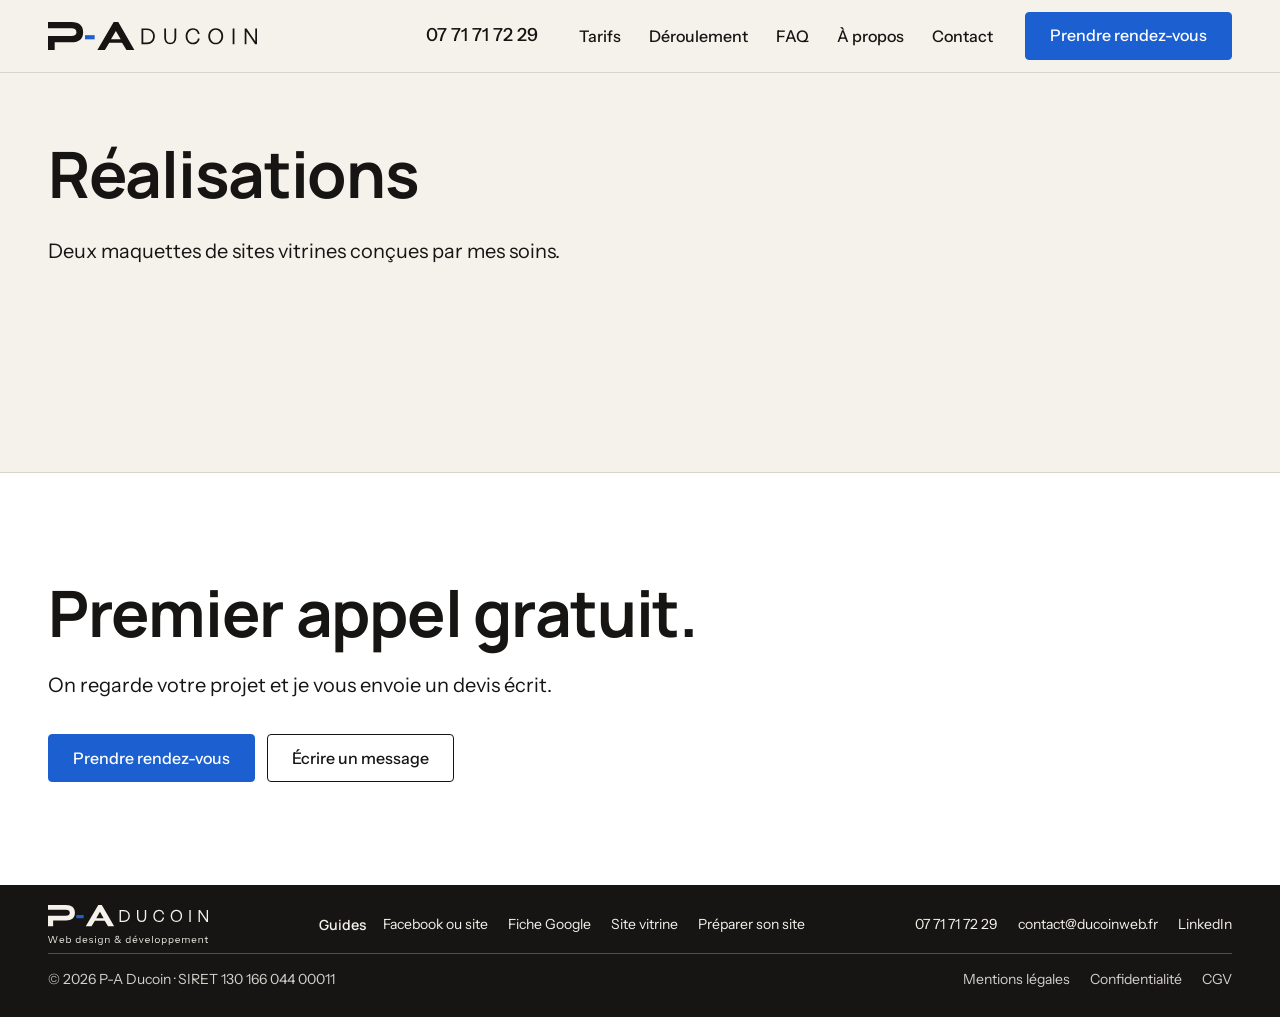
<file: realisations.html>
<!DOCTYPE html>
<html lang="fr">
<head>
  <meta charset="utf-8">
  <meta name="viewport" content="width=device-width, initial-scale=1">
  <title>Réalisations, maquettes de sites vitrines | P-A Ducoin</title>
  <meta name="description" content="Deux maquettes de sites vitrines conçues par P-A Ducoin, web designer au Pays basque.">
  <link rel="canonical" href="https://www.ducoinweb.fr/realisations">

  <link rel="icon" href="assets/favicon.svg" type="image/svg+xml">

  <meta property="og:type" content="website">
  <meta property="og:locale" content="fr_FR">
  <meta property="og:title" content="Réalisations, maquettes de sites vitrines | P-A Ducoin">
  <meta property="og:description" content="Deux maquettes de sites vitrines conçues par P-A Ducoin, web designer au Pays basque.">
  <meta property="og:url" content="https://www.ducoinweb.fr/realisations">
  <meta property="og:image" content="https://www.ducoinweb.fr/assets/og-image.png">
  <meta name="twitter:card" content="summary_large_image">

  <link rel="preload" href="assets/fonts/manrope-latin-700-normal.woff2" as="font" type="font/woff2" crossorigin>
  <link rel="preload" href="assets/fonts/manrope-latin-600-normal.woff2" as="font" type="font/woff2" crossorigin>
  <link rel="preload" href="assets/fonts/instrument-sans-latin-400-normal.woff2" as="font" type="font/woff2" crossorigin>
  <link rel="preload" href="assets/fonts/instrument-sans-latin-500-normal.woff2" as="font" type="font/woff2" crossorigin>
  <link rel="stylesheet" href="css/style.css">
  <script>document.documentElement.classList.add('js');</script>
</head>
<body>
  <a class="skip-link" href="#main">Aller au contenu</a>

  <div class="page-wrapper">

    <!-- En-tête -->
    <header class="nav_component">
      <div class="nav_bar padding-global">
        <div class="container-large nav_container">
          <a class="nav_logo-link" href="/">
            <img class="nav_logo" src="assets/logo-header.svg" alt="P-A Ducoin, retour à l'accueil" width="209" height="28" fetchpriority="high">
          </a>
          <a class="nav_phone" href="tel:+33771717229" aria-label="Appeler le 07 71 71 72 29">
            <svg class="nav_phone-icon" aria-hidden="true" focusable="false" width="20" height="20" viewBox="0 0 24 24" fill="none" stroke="currentColor" stroke-width="2" stroke-linecap="round" stroke-linejoin="round"><path d="M22 16.92v3a2 2 0 0 1-2.18 2 19.79 19.79 0 0 1-8.63-3.07 19.5 19.5 0 0 1-6-6 19.79 19.79 0 0 1-3.07-8.67A2 2 0 0 1 4.11 2h3a2 2 0 0 1 2 1.72 12.84 12.84 0 0 0 .7 2.81 2 2 0 0 1-.45 2.11L8.09 9.91a16 16 0 0 0 6 6l1.27-1.27a2 2 0 0 1 2.11-.45 12.84 12.84 0 0 0 2.81.7A2 2 0 0 1 22 16.92z"/></svg>
            <span class="nav_phone-text">07 71 71 72 29</span>
          </a>
          <button class="nav_button" type="button" aria-expanded="false" aria-controls="nav-menu">Menu</button>
          <nav class="nav_menu" id="nav-menu" aria-label="Navigation principale">
            <ul class="nav_list">
              <li><a class="nav_link" href="/tarifs">Tarifs</a></li>
              <li><a class="nav_link" href="/deroulement">Déroulement</a></li>
              <li><a class="nav_link" href="/faq">FAQ</a></li>
              <li><a class="nav_link" href="/a-propos">À propos</a></li>
              <li><a class="nav_link" href="/contact">Contact</a></li>
            </ul>
            <a class="button" href="/contact#rendez-vous">Prendre rendez-vous</a>
          </nav>
        </div>
      </div>
    </header>

    <main id="main" class="main-wrapper">

      <!-- En-tête de page -->
      <section class="section_page-header">
        <div class="padding-global">
          <div class="container-large">
            <div class="padding-section-hero">
              <h1 class="heading-style-h1">Réalisations</h1>
              <p class="text-size-large max-width-medium page-header_text">Deux maquettes de sites vitrines conçues par mes soins.</p>
            </div>
          </div>
        </div>
      </section>

      <!-- Maquettes
           À AJOUTER : décommenter les deux blocs ci-dessous une fois les PNG déposés dans assets/realisations/
           (maquette-1.png et maquette-2.png) et les champs "À AJOUTER" remplis. -->
      <section class="section_realisations">
        <div class="padding-global">
          <div class="container-large">
            <div class="padding-section-small">
              <!--
              <article class="realisations_item">
                <figure class="realisations_figure">
                  <img class="realisations_image" src="assets/realisations/maquette-1.png" alt="À AJOUTER : description de l'image" width="À AJOUTER" height="À AJOUTER" loading="lazy" decoding="async">
                </figure>
                <div class="realisations_content">
                  <h2 class="heading-style-h3">À AJOUTER : nom de la maquette</h2>
                  <p>À AJOUTER : activité visée et description factuelle.</p>
                </div>
              </article>

              <article class="realisations_item is-reversed">
                <figure class="realisations_figure">
                  <img class="realisations_image" src="assets/realisations/maquette-2.png" alt="À AJOUTER : description de l'image" width="À AJOUTER" height="À AJOUTER" loading="lazy" decoding="async">
                </figure>
                <div class="realisations_content">
                  <h2 class="heading-style-h3">À AJOUTER : nom de la maquette</h2>
                  <p>À AJOUTER : activité visée et description factuelle.</p>
                </div>
              </article>
              -->
            </div>
          </div>
        </div>
      </section>

      <!-- CTA final -->
      <section id="rendez-vous" class="section_cta background-color-surface">
        <div class="padding-global">
          <div class="container-large">
            <div class="padding-section-large">
              <h2 class="heading-style-h1">Premier appel gratuit.</h2>
              <p class="text-size-large max-width-medium">On regarde votre projet et je vous envoie un devis écrit.</p>
              <div class="button-group">
                <a class="button" href="/contact#rendez-vous">Prendre rendez-vous</a>
                <a class="button is-secondary" href="/contact#message">Écrire un message</a>
              </div>
            </div>
          </div>
        </div>
      </section>
    </main>

    <!-- Pied de page -->
    <footer class="footer_component background-color-dark">
      <div class="padding-global">
        <div class="container-large">
          <div class="footer_layout">
            <img class="footer_logo" src="assets/logo-footer.svg" alt="P-A Ducoin, web design et développement" width="160" height="40" loading="lazy" decoding="async">
            <nav class="footer_nav" aria-label="Guides">
              <span class="footer_title">Guides</span>
              <ul class="footer_list">
                <li><a class="footer_link" href="/facebook-ou-site-internet">Facebook ou site</a></li>
                <li><a class="footer_link" href="/fiche-google-business-profile">Fiche Google</a></li>
                <li><a class="footer_link" href="/qu-est-ce-qu-un-site-vitrine">Site vitrine</a></li>
                <li><a class="footer_link" href="/preparer-son-site">Préparer son site</a></li>
              </ul>
            </nav>
            <ul class="footer_list">
              <li><a class="footer_link" href="tel:+33771717229">07 71 71 72 29</a></li>
              <li><a class="footer_link" href="mailto:contact@ducoinweb.fr">contact@ducoinweb.fr</a></li>
              <li><a class="footer_link" href="https://www.linkedin.com/in/pierre-antton-ducoin" rel="noopener">LinkedIn</a></li>
            </ul>
          </div>
          <div class="footer_bottom">
            <p class="text-size-small">© 2026 P-A Ducoin · SIRET 130 166 044 00011</p>
            <nav aria-label="Informations légales">
              <ul class="footer_list">
                <li><a class="footer_link" href="/mentions-legales">Mentions légales</a></li>
                <li><a class="footer_link" href="/confidentialite">Confidentialité</a></li>
                <li><a class="footer_link" href="/cgv">CGV</a></li>
              </ul>
            </nav>
          </div>
        </div>
      </div>
    </footer>

  </div>

  <script src="js/main.js" defer></script>
</body>
</html>
</file>
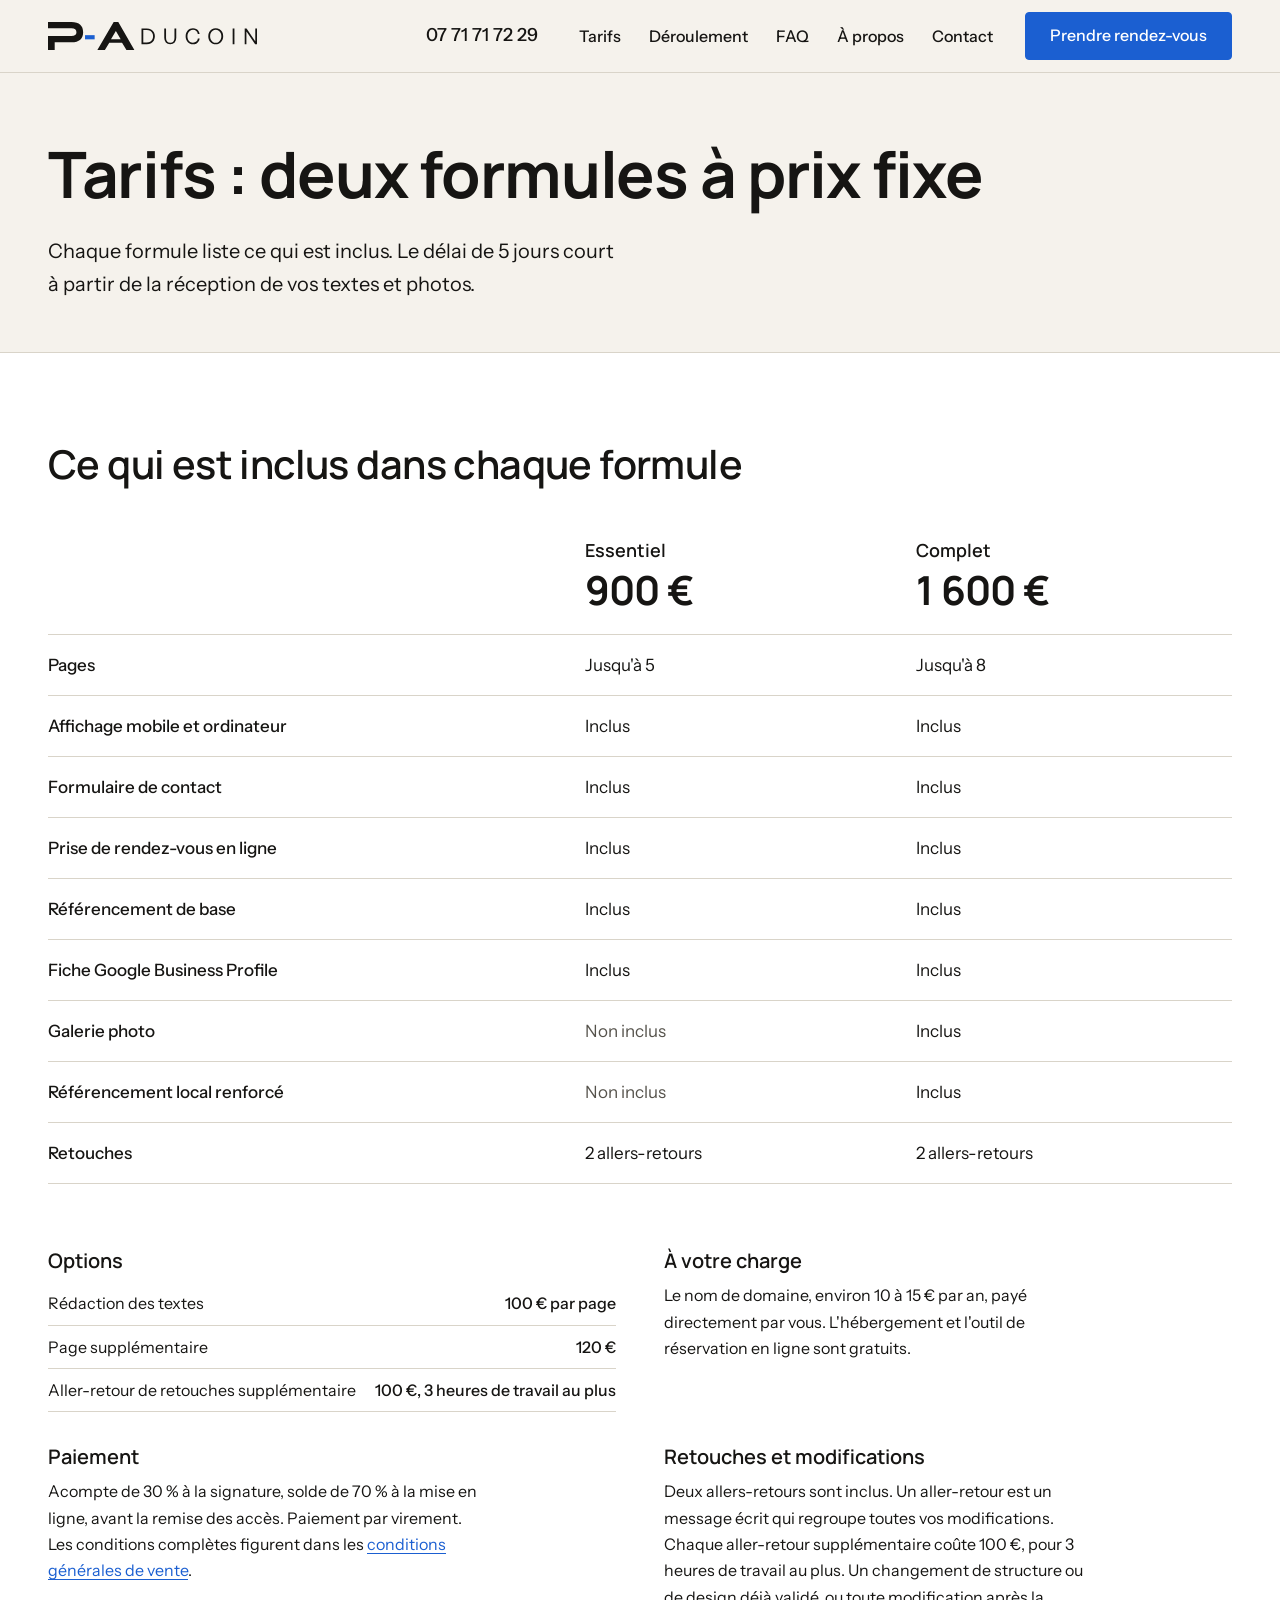
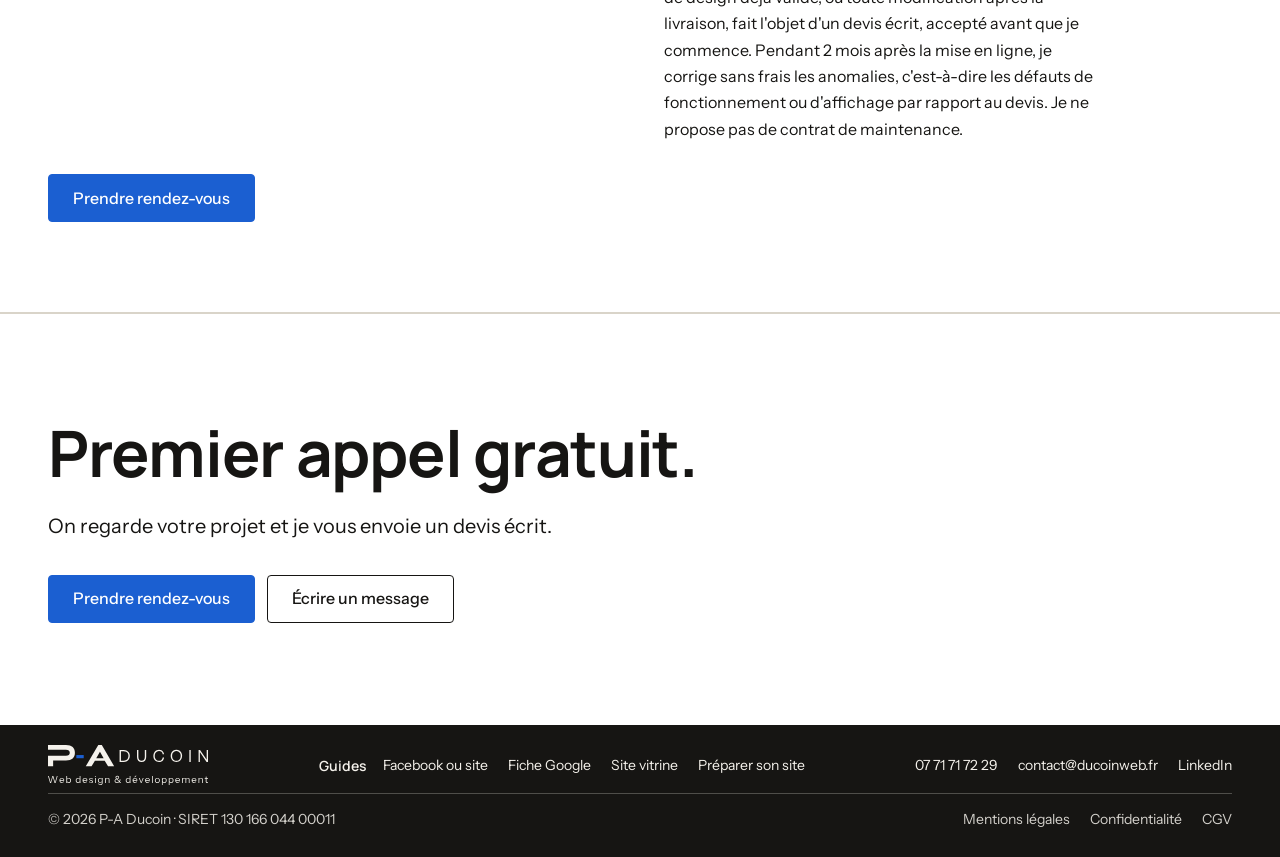
<file: tarifs.html>
<!DOCTYPE html>
<html lang="fr">
<head>
  <meta charset="utf-8">
  <meta name="viewport" content="width=device-width, initial-scale=1">
  <title>Création de site vitrine : 900 € ou 1 600 € | P-A Ducoin</title>
  <meta name="description" content="Deux formules à prix fixe : Essentiel à 900 € et Complet à 1 600 €. Contenu de chaque formule, options, retouches et paiement.">
  <link rel="canonical" href="https://www.ducoinweb.fr/tarifs">

  <link rel="icon" href="assets/favicon.svg" type="image/svg+xml">

  <meta property="og:type" content="website">
  <meta property="og:locale" content="fr_FR">
  <meta property="og:title" content="Création de site vitrine : 900 € ou 1 600 € | P-A Ducoin">
  <meta property="og:description" content="Deux formules à prix fixe : Essentiel à 900 € et Complet à 1 600 €. Contenu de chaque formule, options, retouches et paiement.">
  <meta property="og:url" content="https://www.ducoinweb.fr/tarifs">
  <meta property="og:image" content="https://www.ducoinweb.fr/assets/og-image.png">
  <meta name="twitter:card" content="summary_large_image">

  <link rel="preload" href="assets/fonts/manrope-latin-700-normal.woff2" as="font" type="font/woff2" crossorigin>
  <link rel="preload" href="assets/fonts/manrope-latin-600-normal.woff2" as="font" type="font/woff2" crossorigin>
  <link rel="preload" href="assets/fonts/instrument-sans-latin-400-normal.woff2" as="font" type="font/woff2" crossorigin>
  <link rel="preload" href="assets/fonts/instrument-sans-latin-500-normal.woff2" as="font" type="font/woff2" crossorigin>
  <link rel="stylesheet" href="css/style.css">
  <script>document.documentElement.classList.add('js');</script>
</head>
<body>
  <a class="skip-link" href="#main">Aller au contenu</a>

  <div class="page-wrapper">

    <!-- En-tête -->
    <header class="nav_component">
      <div class="nav_bar padding-global">
        <div class="container-large nav_container">
          <a class="nav_logo-link" href="/">
            <img class="nav_logo" src="assets/logo-header.svg" alt="P-A Ducoin, retour à l'accueil" width="209" height="28" fetchpriority="high">
          </a>
          <a class="nav_phone" href="tel:+33771717229" aria-label="Appeler le 07 71 71 72 29">
            <svg class="nav_phone-icon" aria-hidden="true" focusable="false" width="20" height="20" viewBox="0 0 24 24" fill="none" stroke="currentColor" stroke-width="2" stroke-linecap="round" stroke-linejoin="round"><path d="M22 16.92v3a2 2 0 0 1-2.18 2 19.79 19.79 0 0 1-8.63-3.07 19.5 19.5 0 0 1-6-6 19.79 19.79 0 0 1-3.07-8.67A2 2 0 0 1 4.11 2h3a2 2 0 0 1 2 1.72 12.84 12.84 0 0 0 .7 2.81 2 2 0 0 1-.45 2.11L8.09 9.91a16 16 0 0 0 6 6l1.27-1.27a2 2 0 0 1 2.11-.45 12.84 12.84 0 0 0 2.81.7A2 2 0 0 1 22 16.92z"/></svg>
            <span class="nav_phone-text">07 71 71 72 29</span>
          </a>
          <button class="nav_button" type="button" aria-expanded="false" aria-controls="nav-menu">Menu</button>
          <nav class="nav_menu" id="nav-menu" aria-label="Navigation principale">
            <ul class="nav_list">
              <li><a class="nav_link" href="/tarifs" aria-current="page">Tarifs</a></li>
              <li><a class="nav_link" href="/deroulement">Déroulement</a></li>
              <li><a class="nav_link" href="/faq">FAQ</a></li>
              <li><a class="nav_link" href="/a-propos">À propos</a></li>
              <li><a class="nav_link" href="/contact">Contact</a></li>
            </ul>
            <a class="button" href="/contact#rendez-vous">Prendre rendez-vous</a>
          </nav>
        </div>
      </div>
    </header>

    <main id="main" class="main-wrapper">

      <!-- En-tête de page -->
      <section class="section_page-header">
        <div class="padding-global">
          <div class="container-large">
            <div class="padding-section-hero">
              <h1 class="heading-style-h1">Tarifs : deux formules à prix fixe</h1>
              <p class="text-size-large max-width-medium page-header_text">Chaque formule liste ce qui est inclus. Le délai de 5 jours court à partir de la réception de vos textes et photos.</p>
            </div>
          </div>
        </div>
      </section>

<!-- Offres -->
      <section id="offres" class="section_pricing">
        <div class="padding-global">
          <div class="container-large">
            <div class="padding-section-medium">
              <h2 class="heading-style-h2">Ce qui est inclus dans chaque formule</h2>

              <table class="pricing_table">
                <caption class="visually-hidden">Comparaison des formules Essentiel et Complet</caption>
                <thead>
                  <tr>
                    <td></td>
                    <th scope="col">
                      <span class="pricing_plan">Essentiel</span>
                      <span class="pricing_price">900&nbsp;€</span>
                    </th>
                    <th scope="col">
                      <span class="pricing_plan">Complet</span>
                      <span class="pricing_price">1&nbsp;600&nbsp;€</span>
                    </th>
                  </tr>
                </thead>
                <tbody>
                  <tr><th scope="row">Pages</th><td>Jusqu'à 5</td><td>Jusqu'à 8</td></tr>
                  <tr><th scope="row">Affichage mobile et ordinateur</th><td>Inclus</td><td>Inclus</td></tr>
                  <tr><th scope="row">Formulaire de contact</th><td>Inclus</td><td>Inclus</td></tr>
                  <tr><th scope="row">Prise de rendez-vous en ligne</th><td>Inclus</td><td>Inclus</td></tr>
                  <tr><th scope="row">Référencement de base</th><td>Inclus</td><td>Inclus</td></tr>
                  <tr><th scope="row">Fiche Google Business Profile</th><td>Inclus</td><td>Inclus</td></tr>
                  <tr><th scope="row">Galerie photo</th><td class="is-off">Non inclus</td><td>Inclus</td></tr>
                  <tr><th scope="row">Référencement local renforcé</th><td class="is-off">Non inclus</td><td>Inclus</td></tr>
                  <tr><th scope="row">Retouches</th><td>2 allers-retours</td><td>2 allers-retours</td></tr>
                </tbody>
              </table>

              <div class="pricing_notes">
                <div class="pricing_note">
                  <h3 class="heading-style-h4">Options</h3>
                  <dl class="pricing_options">
                    <div><dt>Rédaction des textes</dt><dd>100&nbsp;€ par page</dd></div>
                    <div><dt>Page supplémentaire</dt><dd>120&nbsp;€</dd></div>
                <div><dt>Aller-retour de retouches supplémentaire</dt><dd>100&nbsp;€, 3 heures de travail au plus</dd></div>
                  </dl>
                </div>
                <div class="pricing_note">
                  <h3 class="heading-style-h4">À votre charge</h3>
                  <p>Le nom de domaine, environ 10 à 15&nbsp;€ par an, payé directement par vous. L'hébergement et l'outil de réservation en ligne sont gratuits.</p>
                </div>
                <div class="pricing_note">
                  <h3 class="heading-style-h4">Paiement</h3>
                  <p>Acompte de 30&nbsp;% à la signature, solde de 70&nbsp;% à la mise en ligne, avant la remise des accès. Paiement par virement. Les conditions complètes figurent dans les <a class="text-link" href="/cgv">conditions générales de vente</a>.</p>
                </div>
                <div class="pricing_note">
                  <h3 class="heading-style-h4">Retouches et modifications</h3>
                  <p>Deux allers-retours sont inclus. Un aller-retour est un message écrit qui regroupe toutes vos modifications. Chaque aller-retour supplémentaire coûte 100&nbsp;€, pour 3 heures de travail au plus. Un changement de structure ou de design déjà validé, ou toute modification après la livraison, fait l'objet d'un devis écrit, accepté avant que je commence. Pendant 2&nbsp;mois après la mise en ligne, je corrige sans frais les anomalies, c'est-à-dire les défauts de fonctionnement ou d'affichage par rapport au devis. Je ne propose pas de contrat de maintenance.</p>
                </div>
              </div>

              <div class="button-group">
                <a class="button" href="/contact#rendez-vous">Prendre rendez-vous</a>
              </div>
            </div>
          </div>
        </div>
      </section>

<!-- CTA final -->
      <section id="rendez-vous" class="section_cta background-color-surface">
        <div class="padding-global">
          <div class="container-large">
            <div class="padding-section-large">
              <h2 class="heading-style-h1">Premier appel gratuit.</h2>
              <p class="text-size-large max-width-medium">On regarde votre projet et je vous envoie un devis écrit.</p>
              <div class="button-group">
                <a class="button" href="/contact#rendez-vous">Prendre rendez-vous</a>
                <a class="button is-secondary" href="/contact#message">Écrire un message</a>
              </div>
            </div>
          </div>
        </div>
      </section>
    </main>

    <!-- Pied de page -->
    <footer class="footer_component background-color-dark">
      <div class="padding-global">
        <div class="container-large">
          <div class="footer_layout">
            <img class="footer_logo" src="assets/logo-footer.svg" alt="P-A Ducoin, web design et développement" width="160" height="40" loading="lazy" decoding="async">
            <nav class="footer_nav" aria-label="Guides">
              <span class="footer_title">Guides</span>
              <ul class="footer_list">
                <li><a class="footer_link" href="/facebook-ou-site-internet">Facebook ou site</a></li>
                <li><a class="footer_link" href="/fiche-google-business-profile">Fiche Google</a></li>
                <li><a class="footer_link" href="/qu-est-ce-qu-un-site-vitrine">Site vitrine</a></li>
                <li><a class="footer_link" href="/preparer-son-site">Préparer son site</a></li>
              </ul>
            </nav>
            <ul class="footer_list">
              <li><a class="footer_link" href="tel:+33771717229">07 71 71 72 29</a></li>
              <li><a class="footer_link" href="mailto:contact@ducoinweb.fr">contact@ducoinweb.fr</a></li>
              <li><a class="footer_link" href="https://www.linkedin.com/in/pierre-antton-ducoin" rel="noopener">LinkedIn</a></li>
            </ul>
          </div>
          <div class="footer_bottom">
            <p class="text-size-small">© 2026 P-A Ducoin · SIRET 130 166 044 00011</p>
            <nav aria-label="Informations légales">
              <ul class="footer_list">
                <li><a class="footer_link" href="/mentions-legales">Mentions légales</a></li>
                <li><a class="footer_link" href="/confidentialite">Confidentialité</a></li>
                <li><a class="footer_link" href="/cgv">CGV</a></li>
              </ul>
            </nav>
          </div>
        </div>
      </div>
    </footer>

  </div>

  <script src="js/main.js" defer></script>
</body>
</html>
</file>
<file: css/style.css>
/* ==========================================================================
   P-A Ducoin : feuille de style (conventions Client-First)
   Palette : 5 couleurs + 1 couleur d'erreur. Polices : Manrope + Instrument Sans.
   ========================================================================== */

/* Polices hébergées localement (aucune requête vers Google) */
@font-face {
  font-family: "Manrope";
  src: url("../assets/fonts/manrope-latin-600-normal.woff2") format("woff2");
  font-weight: 600;
  font-style: normal;
  font-display: swap;
}
@font-face {
  font-family: "Manrope";
  src: url("../assets/fonts/manrope-latin-700-normal.woff2") format("woff2");
  font-weight: 700;
  font-style: normal;
  font-display: swap;
}
@font-face {
  font-family: "Instrument Sans";
  src: url("../assets/fonts/instrument-sans-latin-400-normal.woff2") format("woff2");
  font-weight: 400;
  font-style: normal;
  font-display: swap;
}
@font-face {
  font-family: "Instrument Sans";
  src: url("../assets/fonts/instrument-sans-latin-500-normal.woff2") format("woff2");
  font-weight: 500;
  font-style: normal;
  font-display: swap;
}

/* --------------------------------------------------------------------------
   Variables
   -------------------------------------------------------------------------- */
:root {
  --color-bg: #F5F2EC;
  --color-surface: #FFFFFF;
  --color-ink: #161513;
  --color-text-secondary: #55524B;
  --color-border: #D9D4C9;
  --color-action: #1B5FD1;
  --color-action-hover: #1448A3;
  --color-error: #B3261E;

  --font-heading: "Manrope", "Helvetica Neue", Arial, sans-serif;
  --font-body: "Instrument Sans", "Helvetica Neue", Arial, sans-serif;

  --radius: 4px;
  --gutter: clamp(1.25rem, 4vw, 3rem);
  --header-height: 4.5rem;

  /* Espacements verticaux des sections : volontairement variés (80, 96, 112 px sur desktop) */
  --section-small: clamp(3.5rem, 6vw, 5rem);
  --section-medium: clamp(4rem, 7vw, 6rem);
  --section-large: clamp(4.5rem, 8vw, 7rem);
}

/* --------------------------------------------------------------------------
   Base
   -------------------------------------------------------------------------- */
*,
*::before,
*::after {
  box-sizing: border-box;
}

html {
  scroll-padding-top: calc(var(--header-height) + 1rem);
  -webkit-text-size-adjust: 100%;
}

body {
  margin: 0;
  background-color: var(--color-bg);
  color: var(--color-ink);
  font-family: var(--font-body);
  font-size: 1.125rem;
  font-weight: 400;
  line-height: 1.65;
  -webkit-font-smoothing: antialiased;
}

body.is-menu-open {
  overflow: hidden;
}

h1, h2, h3, h4, p, ul, ol, dl, dd, figure {
  margin: 0;
}

ul, ol {
  padding: 0;
  list-style: none;
}

img, svg {
  display: block;
  max-width: 100%;
}

a {
  color: inherit;
}

button {
  font: inherit;
  color: inherit;
}

:focus-visible {
  outline: 2px solid var(--color-action);
  outline-offset: 3px;
}

.background-color-dark :focus-visible {
  outline-color: var(--color-bg);
}

.skip-link {
  position: absolute;
  left: var(--gutter);
  top: -4rem;
  z-index: 300;
  padding: 0.75rem 1rem;
  background-color: var(--color-ink);
  color: var(--color-bg);
  border-radius: var(--radius);
}
.skip-link:focus {
  top: 0.75rem;
}

.visually-hidden {
  position: absolute;
  width: 1px;
  height: 1px;
  margin: -1px;
  padding: 0;
  overflow: hidden;
  clip: rect(0, 0, 0, 0);
  white-space: nowrap;
  border: 0;
}

/* --------------------------------------------------------------------------
   Utilitaires (Client-First)
   -------------------------------------------------------------------------- */
.page-wrapper {
  overflow-x: clip;
}

.padding-global {
  padding-inline: var(--gutter);
}

.container-large {
  width: 100%;
  max-width: 75rem;
  margin-inline: auto;
}

.padding-section-hero {
  padding-top: clamp(2.5rem, 5vw, 5rem);
  padding-bottom: clamp(2.5rem, 4vw, 4rem);
}
.padding-section-small { padding-block: var(--section-small); }
.padding-section-medium { padding-block: var(--section-medium); }
.padding-section-large { padding-block: var(--section-large); }

.max-width-small { max-width: 24rem; }
.max-width-medium { max-width: 36rem; }
.max-width-text { max-width: 65ch; }

.text-size-large { font-size: 1.25rem; }
.text-size-small { font-size: 0.875rem; line-height: 1.5; }
.text-color-secondary { color: var(--color-text-secondary); }

.background-color-dark {
  background-color: var(--color-ink);
  color: var(--color-bg);
}
.background-color-surface {
  background-color: var(--color-surface);
}

/* Titres */
.heading-style-h1,
.heading-style-h2,
.heading-style-h3,
.heading-style-h4 {
  font-family: var(--font-heading);
  text-wrap: balance;
}
.heading-style-h1 {
  font-size: clamp(2.5rem, 1.5rem + 3.2vw, 4rem);
  font-weight: 700;
  line-height: 1.15;
  letter-spacing: -0.02em;
}
.heading-style-h2 {
  font-size: clamp(1.75rem, 1.2rem + 1.6vw, 2.5rem);
  font-weight: 600;
  line-height: 1.15;
  letter-spacing: -0.015em;
}
.heading-style-h3 {
  font-size: 1.5rem;
  font-weight: 600;
  line-height: 1.25;
}
.heading-style-h4 {
  font-size: 1.25rem;
  font-weight: 600;
  line-height: 1.3;
}

/* Boutons : un seul primaire par section, le secondaire en contour */
.button {
  display: inline-flex;
  align-items: center;
  justify-content: center;
  min-height: 3rem;
  padding: 0.75rem 1.5rem;
  border: 1px solid var(--color-action);
  border-radius: var(--radius);
  background-color: var(--color-action);
  color: #FFFFFF;
  font-family: var(--font-body);
  font-size: 1rem;
  font-weight: 500;
  line-height: 1.2;
  text-align: center;
  text-decoration: none;
  cursor: pointer;
  transition: background-color 0.15s ease, border-color 0.15s ease, color 0.15s ease;
}
.button:hover {
  background-color: var(--color-action-hover);
  border-color: var(--color-action-hover);
}
.button.is-secondary {
  background-color: transparent;
  border-color: var(--color-ink);
  color: var(--color-ink);
}
.button.is-secondary:hover {
  background-color: var(--color-ink);
  border-color: var(--color-ink);
  color: var(--color-bg);
}

.button-group {
  display: flex;
  flex-wrap: wrap;
  gap: 0.75rem;
  margin-top: 2rem;
}

/* --------------------------------------------------------------------------
   En-tête et navigation
   -------------------------------------------------------------------------- */
.nav_component {
  position: sticky;
  top: 0;
  z-index: 100;
  background-color: var(--color-bg);
  border-bottom: 1px solid var(--color-border);
}

.nav_container {
  display: flex;
  flex-wrap: wrap;
  align-items: center;
  justify-content: space-between;
  min-height: var(--header-height);
  gap: 0.5rem 1.5rem;
}

.nav_logo-link,
.nav_button {
  position: relative;
  z-index: 2;
}

.nav_logo-link {
  display: inline-flex;
  align-items: center;
  min-height: 2.75rem;
}

.nav_logo {
  height: 1.5rem;
  width: auto;
}

.nav_button {
  min-height: 2.75rem;
  padding: 0.5rem 1rem;
  border: 1px solid var(--color-ink);
  border-radius: var(--radius);
  background-color: transparent;
  font-size: 1rem;
  font-weight: 500;
  cursor: pointer;
}
.nav_button:hover {
  background-color: var(--color-ink);
  color: var(--color-bg);
}

/* Sans JavaScript : le menu reste visible sous la barre */
.nav_menu {
  display: flex;
  flex-direction: column;
  align-items: flex-start;
  gap: 1rem;
  width: 100%;
  padding-bottom: 1rem;
}
.nav_list {
  display: flex;
  flex-direction: column;
  gap: 0.25rem;
}
.nav_link {
  display: inline-block;
  padding: 0.5rem 0;
  text-decoration: none;
  font-weight: 500;
}
.nav_link:hover {
  text-decoration: underline;
  text-underline-offset: 0.25em;
}

/* Mobile avec JavaScript : menu plein écran */
.js .nav_button { display: inline-flex; }
.nav_button { display: none; }

.js .nav_menu {
  display: none;
  position: fixed;
  inset: 0;
  z-index: 1;
  overflow-y: auto;
  padding: calc(var(--header-height) + 2rem) var(--gutter) 2rem;
  background-color: var(--color-bg);
}
.js .nav_menu.is-open {
  display: flex;
}
.js .nav_menu .nav_link {
  font-family: var(--font-heading);
  font-size: 1.75rem;
  font-weight: 600;
  padding: 0.5rem 0;
}
.js .nav_menu .button {
  margin-top: 1rem;
}

@media (min-width: 70em) {
  .nav_button,
  .js .nav_button { display: none; }

  .nav_menu,
  .js .nav_menu,
  .js .nav_menu.is-open {
    position: static;
    display: flex;
    flex-direction: row;
    align-items: center;
    width: auto;
    padding: 0;
    gap: 2rem;
    overflow: visible;
    background-color: transparent;
  }
  .nav_list,
  .js .nav_menu .nav_list {
    flex-direction: row;
    gap: 1.75rem;
  }
  .nav_link,
  .js .nav_menu .nav_link {
    font-family: var(--font-body);
    font-size: 1rem;
    font-weight: 500;
    padding: 0.5rem 0;
  }
  .js .nav_menu .button {
    margin-top: 0;
  }
  .nav_logo {
    height: 1.75rem;
  }
}

/* Téléphone dans l'en-tête : icône seule sur mobile, numéro visible à partir de 80em */
.nav_phone {
  position: relative;
  z-index: 2;
  display: inline-flex;
  align-items: center;
  justify-content: center;
  gap: 0.5rem;
  min-width: 2.75rem;
  min-height: 2.75rem;
  margin-left: auto;
  border: 1px solid var(--color-ink);
  border-radius: var(--radius);
  font-weight: 500;
  text-decoration: none;
}
.nav_phone:hover {
  background-color: var(--color-ink);
  color: var(--color-bg);
}
.nav_phone-text { display: none; }

.nav_container { column-gap: 0.75rem; }

@media (max-width: 25em) {
  .nav_container { column-gap: 0.5rem; }
  .nav_logo { height: 1.25rem; }
  .nav_button { padding-inline: 0.75rem; }
}

@media (min-width: 70em) {
  .nav_phone { display: none; }
  .nav_container { column-gap: 1.5rem; }
}
@media (min-width: 80em) {
  .nav_phone {
    display: inline-flex;
    padding: 0.5rem 1rem;
    border-color: transparent;
  }
  .nav_phone:hover {
    background-color: transparent;
    color: inherit;
    text-decoration: underline;
    text-underline-offset: 0.25em;
  }
  .nav_phone-icon { display: none; }
  .nav_phone-text { display: inline; }
}

/* --------------------------------------------------------------------------
   Hero
   -------------------------------------------------------------------------- */
.hero_layout {
  display: grid;
  gap: 3rem;
}

.hero_content {
  animation: hero-fade-in 0.7s ease-out both;
}
.hero_content .heading-style-h1 {
  margin-bottom: 1.5rem;
}
.hero_note {
  margin-top: 1.25rem;
}

@keyframes hero-fade-in {
  from { opacity: 0; }
  to { opacity: 1; }
}

.hero_facts {
  align-self: center;
  background-color: var(--color-surface);
  border: 1px solid var(--color-border);
  border-radius: var(--radius);
}
.hero_fact {
  display: grid;
  gap: 0.125rem;
  padding: 1.25rem 1.5rem;
}
.hero_fact + .hero_fact {
  border-top: 1px solid var(--color-border);
}

@media (min-width: 62em) {
  .hero_layout {
    grid-template-columns: repeat(12, minmax(0, 1fr));
    column-gap: 1.5rem;
    align-items: center;
  }
  .hero_content {
    grid-column: 1 / span 7;
  }
  .hero_facts {
    grid-column: 9 / span 4;
  }
}

/* --------------------------------------------------------------------------
   Services : lignes alternées
   -------------------------------------------------------------------------- */
.services_list {
  display: grid;
  gap: clamp(3rem, 6vw, 5rem);
  margin-top: clamp(2rem, 4vw, 3.5rem);
}

.services_row {
  display: grid;
  gap: 2rem;
  padding-top: 2rem;
  border-top: 1px solid var(--color-ink);
}
.services_text {
  display: grid;
  align-content: start;
  gap: 1rem;
}

.services_included li {
  padding: 0.75rem 0;
  border-bottom: 1px solid var(--color-border);
  font-size: 1.0625rem;
}
.services_included li:first-child {
  padding-top: 0;
}

@media (min-width: 62em) {
  .services_row {
    grid-template-columns: repeat(12, minmax(0, 1fr));
    column-gap: 1.5rem;
  }
  .services_text {
    grid-column: 1 / span 5;
    grid-row: 1;
  }
  .services_included {
    grid-column: 7 / span 6;
    grid-row: 1;
  }
  .services_row.is-reverse .services_text {
    grid-column: 8 / span 5;
  }
  .services_row.is-reverse .services_included {
    grid-column: 1 / span 6;
  }
}

/* --------------------------------------------------------------------------
   Process
   -------------------------------------------------------------------------- */
.section_process {
  border-top: 1px solid var(--color-border);
}

.process_layout {
  display: grid;
  gap: 2.5rem;
}
.process_heading {
  display: grid;
  align-content: start;
  gap: 1rem;
}

.process_list {
  counter-reset: step;
}
.process_step {
  position: relative;
  counter-increment: step;
  display: grid;
  gap: 0.25rem;
  padding: 1.5rem 0 1.5rem 3.5rem;
  border-top: 1px solid var(--color-border);
}
.process_step:last-child {
  border-bottom: 1px solid var(--color-border);
}
.process_step::before {
  content: counter(step, decimal-leading-zero);
  position: absolute;
  left: 0;
  top: 1.5rem;
  font-family: var(--font-heading);
  font-size: 1.25rem;
  font-weight: 600;
  line-height: 1.3;
  color: var(--color-text-secondary);
}
.process_step p {
  max-width: 55ch;
}

@media (min-width: 62em) {
  .process_layout {
    grid-template-columns: repeat(12, minmax(0, 1fr));
    column-gap: 1.5rem;
  }
  .process_heading {
    grid-column: 1 / span 4;
  }
  .process_list {
    grid-column: 5 / span 8;
  }
  .process_step {
    padding-left: 4.5rem;
  }
}

/* --------------------------------------------------------------------------
   Tarifs
   -------------------------------------------------------------------------- */
.section_pricing {
  background-color: var(--color-surface);
  border-top: 1px solid var(--color-border);
  border-bottom: 1px solid var(--color-border);
}

.pricing_intro {
  margin-top: 1rem;
}

.pricing_table {
  width: 100%;
  margin-top: clamp(2rem, 4vw, 3rem);
  border-collapse: collapse;
  table-layout: fixed;
  font-size: 0.9375rem;
}
.pricing_table th,
.pricing_table td {
  padding: 0.875rem 0.5rem;
  text-align: left;
  vertical-align: top;
  font-weight: 400;
}
.pricing_table thead th {
  padding-top: 0;
  padding-bottom: 1.25rem;
  vertical-align: bottom;
}
.pricing_table tbody th,
.pricing_table tbody td {
  border-top: 1px solid var(--color-border);
}
.pricing_table tbody tr:last-child th,
.pricing_table tbody tr:last-child td {
  border-bottom: 1px solid var(--color-border);
}
.pricing_table tbody th {
  font-weight: 500;
}
.pricing_table td.is-off {
  color: var(--color-text-secondary);
}
.pricing_table th:first-child,
.pricing_table td:first-child {
  width: 38%;
  padding-left: 0;
}

.pricing_plan {
  display: block;
  font-family: var(--font-heading);
  font-size: 1.125rem;
  font-weight: 600;
}
.pricing_price {
  display: block;
  font-family: var(--font-heading);
  font-size: clamp(1.75rem, 1.2rem + 2vw, 2.5rem);
  font-weight: 700;
  line-height: 1.2;
  letter-spacing: -0.02em;
}

.pricing_notes {
  display: grid;
  gap: 2rem;
  margin-top: clamp(2.5rem, 5vw, 4rem);
}
.pricing_note {
  display: grid;
  align-content: start;
  gap: 0.5rem;
}
.pricing_note p {
  font-size: 1rem;
  max-width: 40ch;
}
.pricing_options > div {
  display: flex;
  flex-wrap: wrap;
  justify-content: space-between;
  gap: 0 1rem;
  padding: 0.5rem 0;
  border-bottom: 1px solid var(--color-border);
  font-size: 1rem;
}
.pricing_options dd {
  font-weight: 500;
}
.pricing_offers {
  display: grid;
  gap: 2rem 3rem;
  margin-top: clamp(2rem, 4vw, 3rem);
  margin-bottom: 2.5rem;
}
.pricing_offer {
  padding-top: 1.25rem;
  border-top: 1px solid var(--color-ink);
}
.pricing_offer-list {
  margin: 1rem 0 0;
  padding: 0;
  list-style: none;
}
.pricing_offer-list li {
  padding: 0.625rem 0;
  border-top: 1px solid var(--color-border);
}
@media (min-width: 48em) {
  .pricing_offers {
    grid-template-columns: repeat(2, minmax(0, 1fr));
  }
}
.pricing_summary {
  margin-top: 2rem;
  margin-bottom: 2.5rem;
  border-top: 1px solid var(--color-border);
}
.pricing_summary > div {
  padding: 1rem 0;
  font-size: 1.125rem;
}

@media (min-width: 40em) {
  .pricing_table {
    font-size: 1.0625rem;
  }
  .pricing_table th,
  .pricing_table td {
    padding: 1rem 1rem;
  }
  .pricing_table th:first-child,
  .pricing_table td:first-child {
    width: 44%;
  }
}

@media (min-width: 62em) {
  .pricing_notes {
    grid-template-columns: repeat(2, minmax(0, 1fr));
    column-gap: 3rem;
  }
}

/* --------------------------------------------------------------------------
   Engagements (section sombre)
   -------------------------------------------------------------------------- */
.guarantees_list {
  margin-top: clamp(2rem, 4vw, 3rem);
}
.guarantees_row {
  display: grid;
  gap: 0.25rem;
  padding: 1.5rem 0;
  border-top: 1px solid rgba(245, 242, 236, 0.3);
}
.guarantees_row:last-child {
  border-bottom: 1px solid rgba(245, 242, 236, 0.3);
}
.guarantees_row p {
  max-width: 55ch;
  opacity: 0.85;
}

@media (min-width: 62em) {
  .guarantees_row {
    grid-template-columns: repeat(12, minmax(0, 1fr));
    column-gap: 1.5rem;
    align-items: baseline;
  }
  .guarantees_row h3 {
    grid-column: 1 / span 4;
  }
  .guarantees_row p {
    grid-column: 5 / span 8;
  }
}

/* --------------------------------------------------------------------------
   Pourquoi me confier votre site
   -------------------------------------------------------------------------- */
.why_list {
  display: grid;
  gap: 2rem 3rem;
  margin-top: clamp(2rem, 4vw, 3rem);
}
.why_item {
  display: grid;
  align-content: start;
  gap: 0.5rem;
  padding-top: 1.25rem;
  border-top: 1px solid var(--color-ink);
}
.why_item dd {
  max-width: 45ch;
  color: var(--color-text-secondary);
}

@media (min-width: 48em) {
  .why_list {
    grid-template-columns: repeat(2, minmax(0, 1fr));
  }
}

/* --------------------------------------------------------------------------
   À propos
   -------------------------------------------------------------------------- */
.section_about {
  border-top: 1px solid var(--color-border);
}
.about_layout {
  display: grid;
  gap: 1.5rem;
}
.about_content {
  display: grid;
  gap: 1.25rem;
}
.about_profile {
  display: grid;
  gap: 2rem;
  align-items: start;
}
.about_text {
  display: grid;
  gap: 1rem;
}
.about_photo {
  width: 100%;
  max-width: 20rem;
  aspect-ratio: 4 / 5;
  object-fit: cover;
  border: 1px solid var(--color-border);
  border-radius: var(--radius);
}
@media (min-width: 62em) {
  .about_profile {
    grid-template-columns: minmax(0, 1fr) 16rem;
    gap: 3rem;
  }
}

@media (min-width: 62em) {
  .about_layout {
    grid-template-columns: repeat(12, minmax(0, 1fr));
    column-gap: 1.5rem;
  }
  .about_layout .heading-style-h2 {
    grid-column: 1 / span 4;
  }
  .about_content {
    grid-column: 5 / span 8;
  }
}

/* --------------------------------------------------------------------------
   FAQ
   -------------------------------------------------------------------------- */
.faq_layout {
  display: grid;
  gap: 2rem;
}

.faq_item {
  border-top: 1px solid var(--color-border);
}
.faq_item:last-child {
  border-bottom: 1px solid var(--color-border);
}

.faq_question {
  position: relative;
  display: block;
  padding: 1.25rem 3rem 1.25rem 0;
  font-family: var(--font-heading);
  font-size: 1.125rem;
  font-weight: 600;
  line-height: 1.35;
  cursor: pointer;
  list-style: none;
}
.faq_question::-webkit-details-marker {
  display: none;
}
.faq_question::after {
  content: "+";
  position: absolute;
  right: 0.25rem;
  top: 1rem;
  font-family: var(--font-body);
  font-size: 1.75rem;
  font-weight: 400;
  line-height: 1;
}
.faq_item[open] .faq_question::after {
  content: "\2212";
}
.faq_question:hover {
  text-decoration: underline;
  text-underline-offset: 0.25em;
}

.faq_answer {
  max-width: 62ch;
  padding-bottom: 1.5rem;
  color: var(--color-text-secondary);
}

@media (min-width: 62em) {
  .faq_layout {
    grid-template-columns: repeat(12, minmax(0, 1fr));
    column-gap: 1.5rem;
  }
  .faq_layout .heading-style-h2 {
    grid-column: 1 / span 4;
  }
  .faq_list {
    grid-column: 5 / span 8;
  }
}

/* --------------------------------------------------------------------------
   CTA final
   -------------------------------------------------------------------------- */
.section_cta {
  border-top: 1px solid var(--color-border);
}
.section_cta .heading-style-h1 {
  margin-bottom: 1.25rem;
}

/* --------------------------------------------------------------------------
   Pied de page
   -------------------------------------------------------------------------- */
.footer_component {
  padding-block: 1.25rem;
}
.footer_layout {
  display: flex;
  flex-wrap: wrap;
  align-items: center;
  justify-content: space-between;
  gap: 0.25rem 2rem;
}
.footer_logo {
  width: 10rem;
  height: auto;
}
.footer_nav {
  display: flex;
  flex-wrap: wrap;
  align-items: center;
  gap: 0 1rem;
}
.footer_title {
  font-family: var(--font-heading);
  font-size: 0.875rem;
  font-weight: 600;
}
.footer_list {
  display: flex;
  flex-wrap: wrap;
  gap: 0 1.25rem;
}
.footer_link {
  display: inline-block;
  padding: 0.375rem 0;
  font-size: 0.875rem;
  text-decoration: none;
}
.footer_link:hover {
  text-decoration: underline;
  text-underline-offset: 0.25em;
}
.footer_bottom {
  display: flex;
  flex-wrap: wrap;
  align-items: center;
  justify-content: space-between;
  gap: 0 1.5rem;
  margin-top: 0.5rem;
  padding-top: 0.5rem;
  border-top: 1px solid rgba(245, 242, 236, 0.3);
  opacity: 0.85;
}

@media (max-width: 47.99em) {
  .footer_layout {
    flex-direction: column;
    align-items: flex-start;
  }
}

/* --------------------------------------------------------------------------
   Réalisations
   -------------------------------------------------------------------------- */
.realisations_item {
  display: grid;
  gap: 1.5rem;
  align-items: center;
}
.realisations_item + .realisations_item {
  margin-top: clamp(3rem, 6vw, 5rem);
}
.realisations_image {
  width: 100%;
  height: auto;
  border: 1px solid var(--color-border);
  border-radius: var(--radius);
}
.realisations_content .heading-style-h3 {
  margin-bottom: 0.75rem;
}

@media (min-width: 62em) {
  .realisations_item {
    grid-template-columns: 7fr 5fr;
    gap: 3rem;
  }
  .realisations_item.is-reversed {
    grid-template-columns: 5fr 7fr;
  }
  .realisations_item.is-reversed .realisations_figure {
    order: 2;
  }
}

/* --------------------------------------------------------------------------
   Liens dans le texte
   -------------------------------------------------------------------------- */
.text-link {
  color: var(--color-action);
  text-underline-offset: 0.2em;
}
.text-link:hover {
  color: var(--color-action-hover);
}

/* --------------------------------------------------------------------------
   Page Contact
   -------------------------------------------------------------------------- */
.page-header_text {
  margin-top: 1.5rem;
}

.section_contact {
  border-top: 1px solid var(--color-border);
}

.contact_layout {
  display: grid;
  gap: clamp(3rem, 6vw, 4.5rem);
}
.contact_block {
  display: grid;
  align-content: start;
  gap: 1rem;
}

.contact_calendar {
  margin-top: 0.5rem;
}
.contact_calendar iframe {
  width: 100%;
  min-height: 44rem;
  border: 1px solid var(--color-border);
  border-radius: var(--radius);
  background-color: var(--color-surface);
}

@media (min-width: 62em) {
  .contact_layout {
    grid-template-columns: repeat(12, minmax(0, 1fr));
    column-gap: 1.5rem;
  }
  .contact_block-calendar {
    grid-column: 1 / span 7;
  }
  .contact_block-form {
    grid-column: 8 / span 5;
  }
}

/* --------------------------------------------------------------------------
   Formulaire
   -------------------------------------------------------------------------- */
.form_component {
  display: grid;
  gap: 1.25rem;
  margin-top: 0.5rem;
}

.form_field {
  display: grid;
  gap: 0.375rem;
}

.form_label {
  font-size: 1rem;
  font-weight: 500;
}

.form_input {
  width: 100%;
  min-height: 3rem;
  padding: 0.75rem 1rem;
  border: 1px solid var(--color-text-secondary);
  border-radius: var(--radius);
  background-color: var(--color-surface);
  color: var(--color-ink);
  font-family: var(--font-body);
  font-size: 1rem;
  line-height: 1.5;
}
.form_input:hover {
  border-color: var(--color-ink);
}
.form_input:focus-visible {
  outline: 2px solid var(--color-action);
  outline-offset: 2px;
  border-color: var(--color-action);
}
.form_input[aria-invalid="true"] {
  border-color: var(--color-error);
  border-width: 2px;
  padding: calc(0.75rem - 1px) calc(1rem - 1px);
}

.form_textarea {
  min-height: 9rem;
  resize: vertical;
}

.form_error {
  color: var(--color-error);
  font-size: 0.9375rem;
  font-weight: 500;
  line-height: 1.4;
}
.form_error[hidden] {
  display: none;
}

/* Widget Turnstile : hauteur réservée pour éviter un saut de mise en page */
.form_captcha {
  min-height: 65px;
}

/* Champ piège : hors écran, invisible pour les humains */
.form_trap {
  position: absolute;
  left: -9999px;
  width: 1px;
  height: 1px;
  overflow: hidden;
}

.form_submit {
  justify-self: start;
}
.form_submit:disabled {
  opacity: 0.7;
  cursor: progress;
}

.form_status {
  min-height: 0;
  font-weight: 500;
}
.form_status:empty {
  display: none;
}
.form_status.is-error {
  color: var(--color-error);
}

.form_notice {
  max-width: 45ch;
}

.form_success {
  display: grid;
  gap: 0.5rem;
  margin-top: 0.5rem;
  padding: 1.5rem;
  border: 1px solid var(--color-ink);
  border-radius: var(--radius);
  background-color: var(--color-surface);
}
.form_success[hidden] {
  display: none;
}

/* --------------------------------------------------------------------------
   Pages légales et page 404
   -------------------------------------------------------------------------- */
.legal_updated {
  margin-top: 1rem;
  font-size: 1rem;
}

.legal_content {
  display: grid;
  gap: 1rem;
  max-width: 65ch;
  margin-top: clamp(2.5rem, 5vw, 4rem);
}
.legal_content .heading-style-h3 {
  margin-top: 1.75rem;
  padding-top: 1.5rem;
  border-top: 1px solid var(--color-border);
}
.legal_content .heading-style-h3:first-child {
  margin-top: 0;
  padding-top: 0;
  border-top: 0;
}
.legal_content .heading-style-h4 {
  margin-top: 0.5rem;
}

.legal_info {
  display: grid;
}
.legal_info > div {
  display: grid;
  gap: 0.125rem;
  padding: 0.75rem 0;
  border-bottom: 1px solid var(--color-border);
}
.legal_info > div:first-child {
  border-top: 1px solid var(--color-border);
}
.legal_info dt {
  font-size: 0.9375rem;
  color: var(--color-text-secondary);
}

.legal_list {
  display: grid;
  gap: 0.5rem;
  padding-left: 1.25rem;
  list-style: disc;
}

/* Repère temporaire : à remplacer par tes informations, puis à supprimer */
.legal_todo {
  outline: 1px dashed var(--color-error);
  outline-offset: 2px;
}

.error_text {
  margin-top: 1.5rem;
}

@media (min-width: 40em) {
  .legal_info > div {
    grid-template-columns: 14rem 1fr;
    gap: 1.5rem;
  }
}

/* --------------------------------------------------------------------------
   Mouvement réduit
   -------------------------------------------------------------------------- */
@media (prefers-reduced-motion: reduce) {
  .hero_content {
    animation: none;
  }
  .button {
    transition: none;
  }
}
</file>
